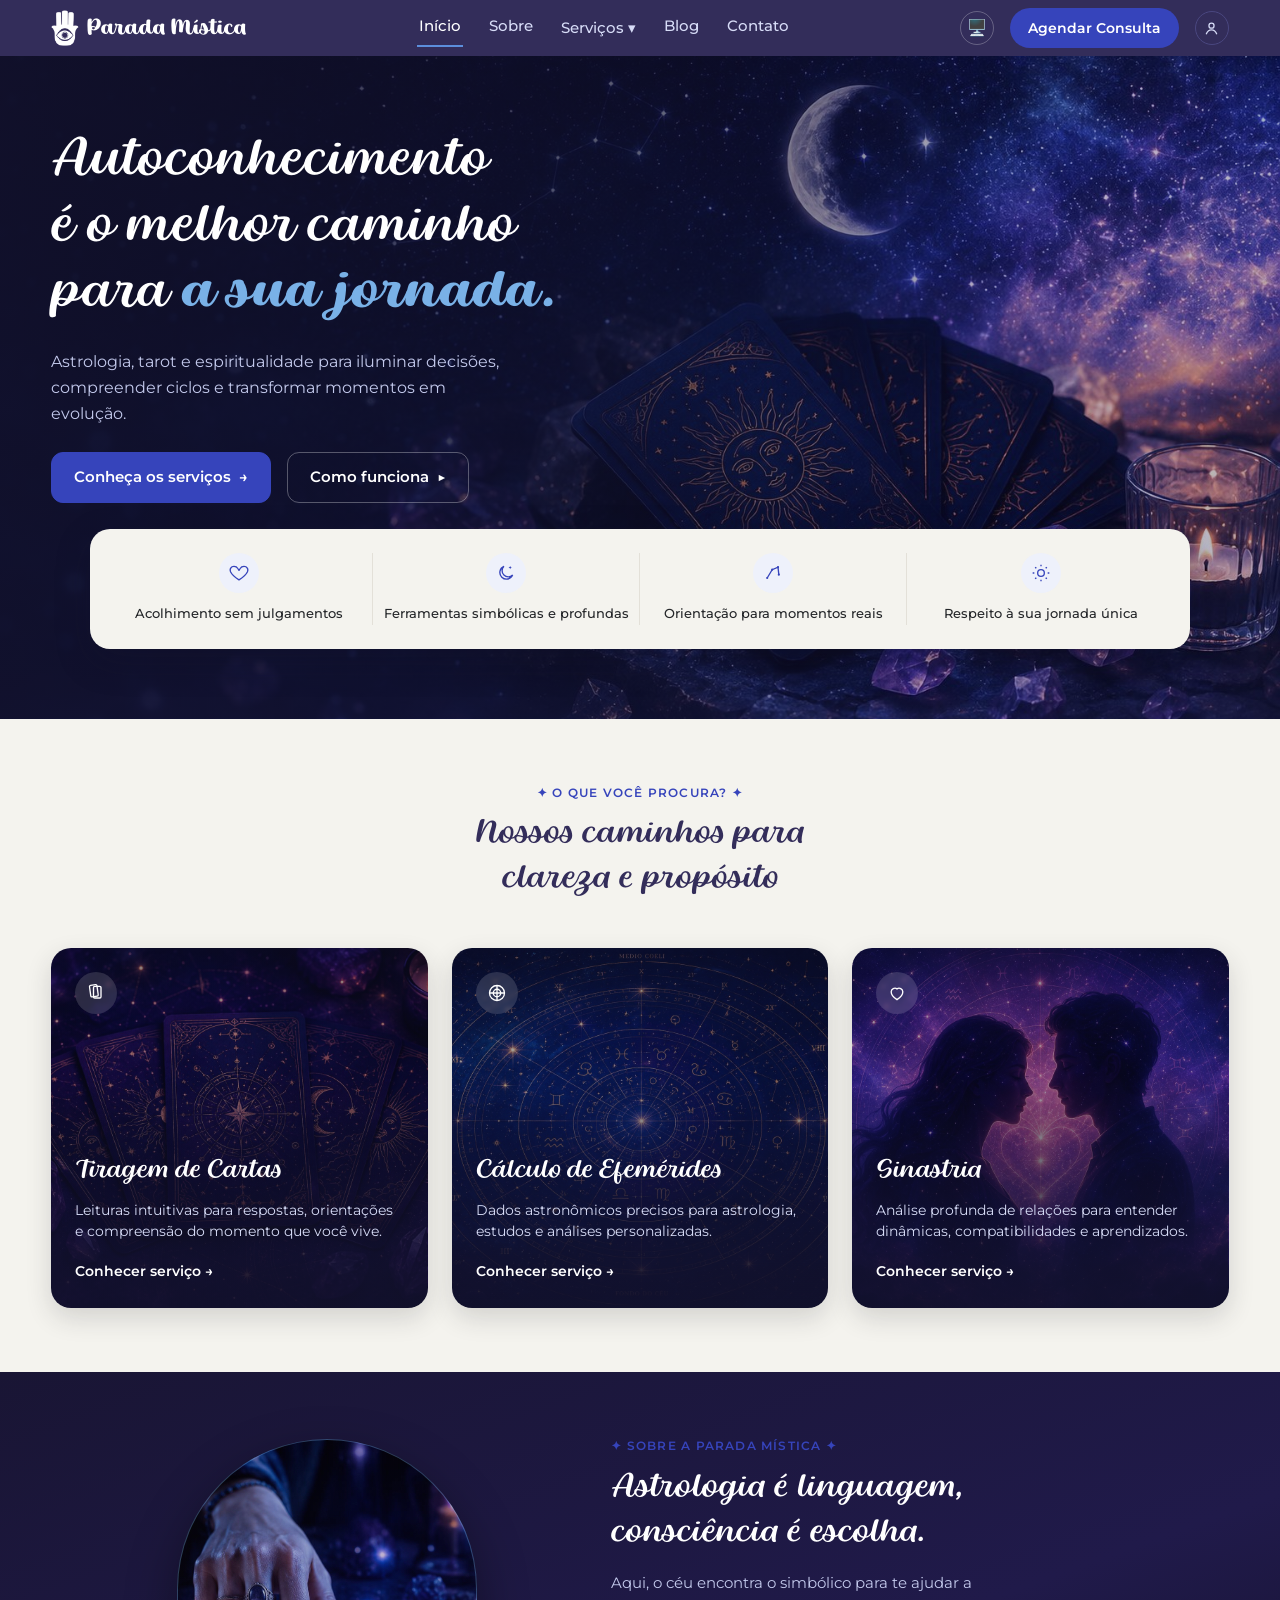
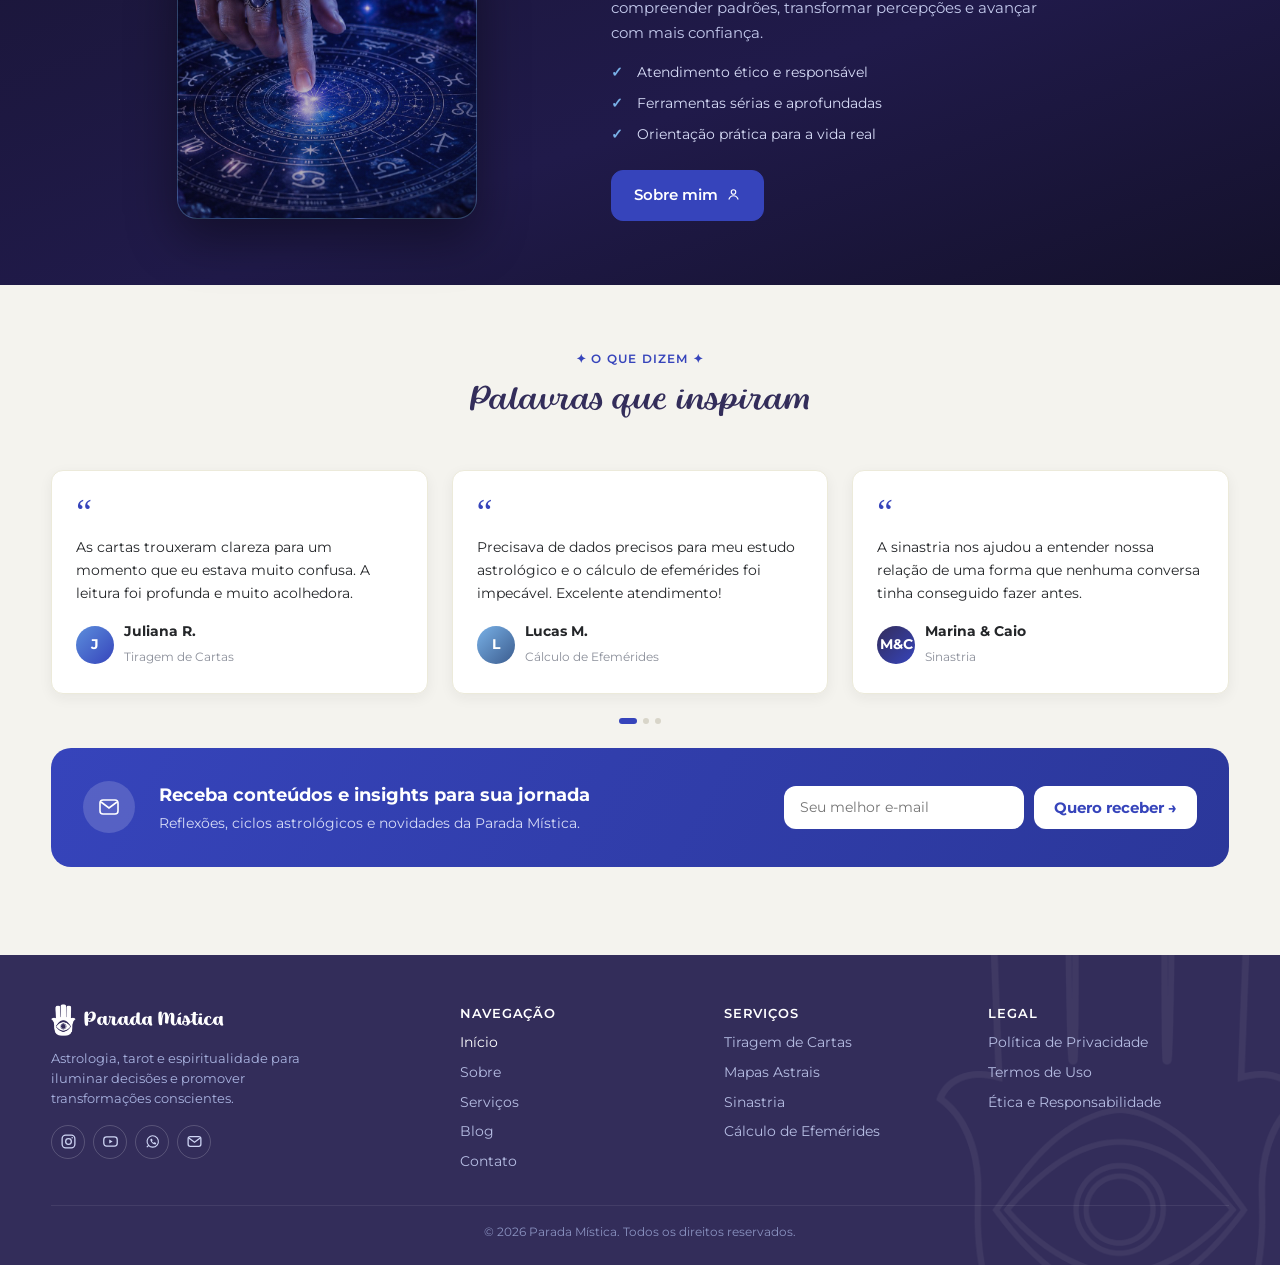
<file: index.html>
<!DOCTYPE html>
<html lang="pt-BR">

<head>
    <meta charset="UTF-8">
    <meta name="viewport" content="width=device-width, initial-scale=1.0">
    <title>Parada Mística - Astrologia, Tarot e Espiritualidade</title>
    <link rel="icon" href="assets/logo.png">
    <link rel="stylesheet" href="style.css">
    <meta name="description" content="Astrologia, tarot e espiritualidade para iluminar decisões, compreender ciclos e transformar momentos em evolução.">

    <!-- Open Graph / Facebook, WhatsApp, etc. -->
    <meta property="og:type" content="website">
    <meta property="og:url" content="https://paradamistica.netlify.app/">
    <meta property="og:title" content="Parada Mística - Astrologia, Tarot e Espiritualidade">
    <meta property="og:description" content="Astrologia, tarot e espiritualidade para iluminar decisões, compreender ciclos e transformar momentos em evolução.">
    <meta property="og:image" content="https://paradamistica.netlify.app/assets/og-image.jpg">
    <meta property="og:image:width" content="1200">
    <meta property="og:image:height" content="630">
    <meta property="og:locale" content="pt_BR">

    <!-- Twitter Card -->
    <meta name="twitter:card" content="summary_large_image">
    <meta name="twitter:url" content="https://paradamistica.netlify.app/">
    <meta name="twitter:title" content="Parada Mística - Astrologia, Tarot e Espiritualidade">
    <meta name="twitter:description" content="Astrologia, tarot e espiritualidade para iluminar decisões, compreender ciclos e transformar momentos em evolução.">
    <meta name="twitter:image" content="https://paradamistica.netlify.app/assets/og-image.jpg">
    <script>
        // Aplica tema antes do render para evitar flash
        (function(){
            const t = localStorage.getItem("cartarium_tema") || "sistema";
            if (t === "escuro" || (t === "sistema" && window.matchMedia("(prefers-color-scheme: dark)").matches)) {
                document.documentElement.setAttribute("data-tema", "escuro");
            }
        })();
    </script>
</head>

<body class="home-body">

<header class="pm-header">
    <div class="pm-header-inner">
        <a href="index.html" class="pm-brand">
            <img src="assets/hamsa-light.png" alt="Parada Mística">
            <span>Parada Mística</span>
        </a>
        <nav class="pm-nav" id="pm-nav-principal">
            <a href="index.html" class="ativo">Início</a>
            <a href="#" title="Página ainda não publicada">Sobre</a>
            <div class="pm-nav-dropdown">
                <a href="#" class="pm-nav-dropdown-trigger">Serviços ▾</a>
                <div class="pm-nav-dropdown-menu">
                    <a href="tiragem-cartas.html">Tiragem de Cartas</a>
                    <a href="mapas.html">Mapas Astrais</a>
                    <a href="sinastria.html">Sinastria</a>
                    <a href="efemerides.html">Efemérides</a>
                </div>
            </div>
            <a href="#" title="Página ainda não publicada">Blog</a>
            <a href="#" title="Página ainda não publicada">Contato</a>
        </nav>
        <div class="pm-header-actions">
            <button id="btn-tema" class="pm-btn-tema" onclick="ciclaTema()" title="Alternar tema">🌙</button>
            <a href="#" class="pm-btn-agendar" title="Página ainda não publicada">Agendar Consulta</a>
            <a href="#" class="pm-avatar" title="Página ainda não publicada"><svg viewBox="0 0 24 24" fill="none" stroke="currentColor" stroke-width="1.8"><circle cx="12" cy="8" r="3.6"/><path d="M4.5 20c1.4-3.8 4.4-6 7.5-6s6.1 2.2 7.5 6"/></svg></a>
            <button id="btn-menu-mobile" class="pm-hamburger" aria-label="Abrir menu" aria-expanded="false" aria-controls="pm-nav-principal">
                <span class="pm-hamburger-bars"><span></span><span></span><span></span></span>
            </button>
        </div>
    </div>
</header>

<!-- ══════════════════════════════════════════════════════════
     HERO
═══════════════════════════════════════════════════════════════ -->
<section class="home-hero">
    <div class="home-hero-inner">
        <h1 class="home-hero-title">
            Autoconhecimento<br>
            é o melhor caminho<br>
            para <span>a sua jornada.</span>
        </h1>
        <p class="home-hero-sub">Astrologia, tarot e espiritualidade para iluminar decisões, compreender ciclos e transformar momentos em evolução.</p>
        <div class="home-hero-ctas">
            <a href="#servicos" class="btn-cta-primary">Conheça os serviços <span>→</span></a>
            <a href="#sobre" class="btn-cta-secondary">Como funciona <span>▶</span></a>
        </div>
    </div>

    <div class="home-badges">
        <div class="home-badge">
            <span class="home-badge-icon">
                <svg viewBox="0 0 24 24" fill="none" stroke="currentColor" stroke-width="1.6" stroke-linecap="round" stroke-linejoin="round"><path d="M12 20.2s-7.6-4.6-10-9.4C.4 7.4 2.4 4 6 4c2.1 0 3.7 1.1 4.6 2.6l1.4 2.2 1.4-2.2C14.3 5.1 15.9 4 18 4c3.6 0 5.6 3.4 4 6.8-2.4 4.8-10 9.4-10 9.4z"/></svg>
            </span>
            <span>Acolhimento sem julgamentos</span>
        </div>
        <div class="home-badge">
            <span class="home-badge-icon">
                <svg viewBox="0 0 24 24" fill="none" stroke="currentColor" stroke-width="1.6"><path d="M20 14.5A8 8 0 1 1 9.5 4a6.5 6.5 0 0 0 10.5 10.5Z"/><path d="M17 3.5l.6 1.4 1.4.6-1.4.6-.6 1.4-.6-1.4-1.4-.6 1.4-.6z" fill="currentColor" stroke="none"/></svg>
            </span>
            <span>Ferramentas simbólicas e profundas</span>
        </div>
        <div class="home-badge">
            <span class="home-badge-icon">
                <svg viewBox="0 0 24 24" fill="none" stroke="currentColor" stroke-width="1.6"><circle cx="5" cy="18" r="1.3" fill="currentColor" stroke="none"/><circle cx="11" cy="8" r="1.3" fill="currentColor" stroke="none"/><circle cx="18" cy="5" r="1.3" fill="currentColor" stroke="none"/><circle cx="19" cy="14" r="1.3" fill="currentColor" stroke="none"/><path d="M5 18 11 8l7-3 1 9"/></svg>
            </span>
            <span>Orientação para momentos reais</span>
        </div>
        <div class="home-badge">
            <span class="home-badge-icon">
                <svg viewBox="0 0 24 24" fill="none" stroke="currentColor" stroke-width="1.6"><circle cx="12" cy="12" r="4"/><path d="M12 2v2M12 20v2M4 12H2M22 12h-2M5 5l1.4 1.4M17.6 17.6 19 19M19 5l-1.4 1.4M6.4 17.6 5 19"/></svg>
            </span>
            <span>Respeito à sua jornada única</span>
        </div>
    </div>
</section>

<!-- ══════════════════════════════════════════════════════════
     SERVIÇOS
═══════════════════════════════════════════════════════════════ -->
<section class="home-services" id="servicos">
    <div class="home-section-head">
        <span class="home-eyebrow">✦ O que você procura? ✦</span>
        <h2>Nossos caminhos para<br>clareza e propósito</h2>
    </div>

    <div class="service-grid">
        <a href="tiragem-cartas.html" class="service-card service-card-tarot">
            <span class="service-icon">
                <svg viewBox="0 0 24 24" fill="none" stroke="currentColor" stroke-width="1.6"><rect x="4" y="3" width="9" height="14" rx="1.5" transform="rotate(-8 4 3)"/><rect x="9" y="4" width="9" height="14" rx="1.5"/></svg>
            </span>
            <div class="service-card-body">
                <h3>Tiragem de Cartas</h3>
                <p>Leituras intuitivas para respostas, orientações e compreensão do momento que você vive.</p>
                <span class="service-link">Conhecer serviço <span>→</span></span>
            </div>
        </a>

        <a href="efemerides.html" class="service-card service-card-efemerides">
            <span class="service-icon">
                <svg viewBox="0 0 24 24" fill="none" stroke="currentColor" stroke-width="1.6"><circle cx="12" cy="12" r="9"/><circle cx="12" cy="12" r="4.5"/><path d="M12 3v18M3 12h18"/></svg>
            </span>
            <div class="service-card-body">
                <h3>Cálculo de Efemérides</h3>
                <p>Dados astronômicos precisos para astrologia, estudos e análises personalizadas.</p>
                <span class="service-link">Conhecer serviço <span>→</span></span>
            </div>
        </a>

        <a href="sinastria.html" class="service-card service-card-sinastria">
            <span class="service-icon">
                <svg viewBox="0 0 24 24" fill="none" stroke="currentColor" stroke-width="1.6"><path d="M12 20s-7-4.4-7-9.5A4.5 4.5 0 0 1 12 7a4.5 4.5 0 0 1 7 3.5C19 15.6 12 20 12 20Z"/></svg>
            </span>
            <div class="service-card-body">
                <h3>Sinastria</h3>
                <p>Análise profunda de relações para entender dinâmicas, compatibilidades e aprendizados.</p>
                <span class="service-link">Conhecer serviço <span>→</span></span>
            </div>
        </a>
    </div>
</section>

<!-- ══════════════════════════════════════════════════════════
     SOBRE
═══════════════════════════════════════════════════════════════ -->
<section class="home-about" id="sobre">
    <div class="home-about-inner">
        <div class="home-about-visual">
            <div class="home-about-arch"></div>
        </div>
        <div class="home-about-content">
            <span class="home-eyebrow">✦ Sobre a Parada Mística ✦</span>
            <h2>Astrologia é linguagem,<br>consciência é escolha.</h2>
            <p>Aqui, o céu encontra o simbólico para te ajudar a compreender padrões, transformar percepções e avançar com mais confiança.</p>
            <ul class="home-about-list">
                <li>Atendimento ético e responsável</li>
                <li>Ferramentas sérias e aprofundadas</li>
                <li>Orientação prática para a vida real</li>
            </ul>
            <a href="#" class="btn-cta-primary" title="Página ainda não publicada">Sobre mim <span><svg viewBox="0 0 24 24" fill="none" stroke="currentColor" stroke-width="1.8"><circle cx="12" cy="8" r="3.6"/><path d="M4.5 20c1.4-3.8 4.4-6 7.5-6s6.1 2.2 7.5 6"/></svg></span></a>
        </div>
    </div>
</section>

<!-- ══════════════════════════════════════════════════════════
     DEPOIMENTOS
═══════════════════════════════════════════════════════════════ -->
<section class="home-testimonials">
    <div class="home-section-head">
        <span class="home-eyebrow">✦ O que dizem ✦</span>
        <h2>Palavras que inspiram</h2>
    </div>

    <div class="testimonial-grid">
        <div class="testimonial-card">
            <span class="testimonial-quote">“</span>
            <p>As cartas trouxeram clareza para um momento que eu estava muito confusa. A leitura foi profunda e muito acolhedora.</p>
            <div class="testimonial-author">
                <span class="testimonial-avatar" style="background:linear-gradient(135deg,#5C8EDC,#3644BB)">J</span>
                <div>
                    <strong>Juliana R.</strong>
                    <small>Tiragem de Cartas</small>
                </div>
            </div>
        </div>
        <div class="testimonial-card">
            <span class="testimonial-quote">“</span>
            <p>Precisava de dados precisos para meu estudo astrológico e o cálculo de efemérides foi impecável. Excelente atendimento!</p>
            <div class="testimonial-author">
                <span class="testimonial-avatar" style="background:linear-gradient(135deg,#79B1E7,#3B5C8E)">L</span>
                <div>
                    <strong>Lucas M.</strong>
                    <small>Cálculo de Efemérides</small>
                </div>
            </div>
        </div>
        <div class="testimonial-card">
            <span class="testimonial-quote">“</span>
            <p>A sinastria nos ajudou a entender nossa relação de uma forma que nenhuma conversa tinha conseguido fazer antes.</p>
            <div class="testimonial-author">
                <span class="testimonial-avatar" style="background:linear-gradient(135deg,#332D5A,#3644BB)">M&amp;C</span>
                <div>
                    <strong>Marina &amp; Caio</strong>
                    <small>Sinastria</small>
                </div>
            </div>
        </div>
    </div>
    <div class="testimonial-dots">
        <span class="ativo"></span><span></span><span></span>
    </div>
</section>

<!-- ══════════════════════════════════════════════════════════
     NEWSLETTER
═══════════════════════════════════════════════════════════════ -->
<section class="home-newsletter-wrap">
    <div class="home-newsletter">
        <span class="home-newsletter-icon">
            <svg viewBox="0 0 24 24" fill="none" stroke="currentColor" stroke-width="1.6"><rect x="3" y="5" width="18" height="14" rx="3"/><path d="M4 7l8 6 8-6"/></svg>
        </span>
        <div class="home-newsletter-text">
            <h3>Receba conteúdos e insights para sua jornada</h3>
            <p>Reflexões, ciclos astrológicos e novidades da Parada Mística.</p>
        </div>
        <form class="home-newsletter-form" id="form-newsletter" onsubmit="return inscreverNewsletter(event)">
            <input type="email" required placeholder="Seu melhor e-mail" id="input-newsletter">
            <button type="submit">Quero receber <span>→</span></button>
        </form>
    </div>
    <p class="home-newsletter-msg" id="msg-newsletter"></p>
</section>

<!-- ══════════════════════════════════════════════════════════
     RODAPÉ
═══════════════════════════════════════════════════════════════ -->
<footer class="pm-footer">
    <img src="assets/hamsa-outline.png" class="pm-footer-watermark" alt="">
    <div class="pm-footer-inner">
        <div class="pm-footer-col pm-footer-about">
            <div class="pm-footer-brand">
                <img src="assets/hamsa-light.png" alt="Parada Mística">
                <span>Parada Mística</span>
            </div>
            <p>Astrologia, tarot e espiritualidade para iluminar decisões e promover transformações conscientes.</p>
            <div class="pm-footer-social">
                <a href="https://www.instagram.com/parada_mistica" target="_blank" rel="noopener" aria-label="Instagram" title="Instagram">
                    <svg viewBox="0 0 24 24" fill="none" stroke="currentColor" stroke-width="1.8"><rect x="3" y="3" width="18" height="18" rx="5"/><circle cx="12" cy="12" r="4"/><circle cx="17.2" cy="6.8" r="1.1" fill="currentColor" stroke="none"/></svg>
                </a>
                <a href="https://www.youtube.com/@Parada_Mistica" target="_blank" rel="noopener" aria-label="YouTube" title="YouTube">
                    <svg viewBox="0 0 24 24" fill="none" stroke="currentColor" stroke-width="1.8"><rect x="2.5" y="5.5" width="19" height="13" rx="4"/><path d="M10.2 9.3v5.4l4.8-2.7z" fill="currentColor" stroke="none"/></svg>
                </a>
                <a href="https://wa.me/5511966509361" target="_blank" rel="noopener" aria-label="WhatsApp" title="WhatsApp">
                    <svg viewBox="0 0 24 24" fill="none" stroke="currentColor" stroke-width="1.6"><path d="M6.5 17.5 4 20l2.6-2.4A8 8 0 1 1 12 20a8 8 0 0 1-5.5-2.5Z"/><path d="M9 9.2c0-.6.5-1.2 1.1-1.2h.6c.3 0 .6.2.7.5l.6 1.6c.1.3 0 .6-.2.8l-.6.6c.5 1 1.4 1.9 2.4 2.4l.6-.6c.2-.2.5-.3.8-.2l1.6.6c.3.1.5.4.5.7v.6c0 .6-.6 1.1-1.2 1.1-3.4 0-6.9-3.5-6.9-6.9Z" fill="currentColor" stroke="none"/></svg>
                </a>
                <a href="mailto:paradamistica@gmail.com" aria-label="E-mail" title="E-mail">
                    <svg viewBox="0 0 24 24" fill="none" stroke="currentColor" stroke-width="1.8"><rect x="3" y="5" width="18" height="14" rx="3"/><path d="M4 7l8 6 8-6"/></svg>
                </a>
            </div>
        </div>
        <div class="pm-footer-col">
            <h5>Navegação</h5>
            <a href="index.html" class="ativo">Início</a>
            <a href="#" title="Página ainda não publicada">Sobre</a>
            <a href="#" title="Página ainda não publicada">Serviços</a>
            <a href="#" title="Página ainda não publicada">Blog</a>
            <a href="#" title="Página ainda não publicada">Contato</a>
        </div>
        <div class="pm-footer-col">
            <h5>Serviços</h5>
            <a href="tiragem-cartas.html">Tiragem de Cartas</a>
            <a href="mapas.html">Mapas Astrais</a>
            <a href="sinastria.html">Sinastria</a>
            <a href="efemerides.html">Cálculo de Efemérides</a>
        </div>
        <div class="pm-footer-col">
            <h5>Legal</h5>
            <a href="#" title="Página ainda não publicada">Política de Privacidade</a>
            <a href="#" title="Página ainda não publicada">Termos de Uso</a>
            <a href="#" title="Página ainda não publicada">Ética e Responsabilidade</a>
        </div>
    </div>
    <p class="pm-footer-copy">© 2026 Parada Mística. Todos os direitos reservados.</p>
</footer>

<script>
function inscreverNewsletter(ev) {
    ev.preventDefault();
    const input = document.getElementById('input-newsletter');
    const msg = document.getElementById('msg-newsletter');
    // Aviso: este formulário ainda não está conectado a um serviço de e-mail
    // (Mailchimp, Brevo, etc.). Isso precisa ser integrado antes de publicar.
    msg.textContent = 'Obrigado! (Este formulário ainda precisa ser conectado a um serviço de e-mail de verdade.)';
    input.value = '';
    return false;
}
</script>
<script src="js/theme.js"></script>
<script src="js/nav-dropdown.js"></script>
<script src="js/mobile-menu.js"></script>

</body>
</html>
</file>
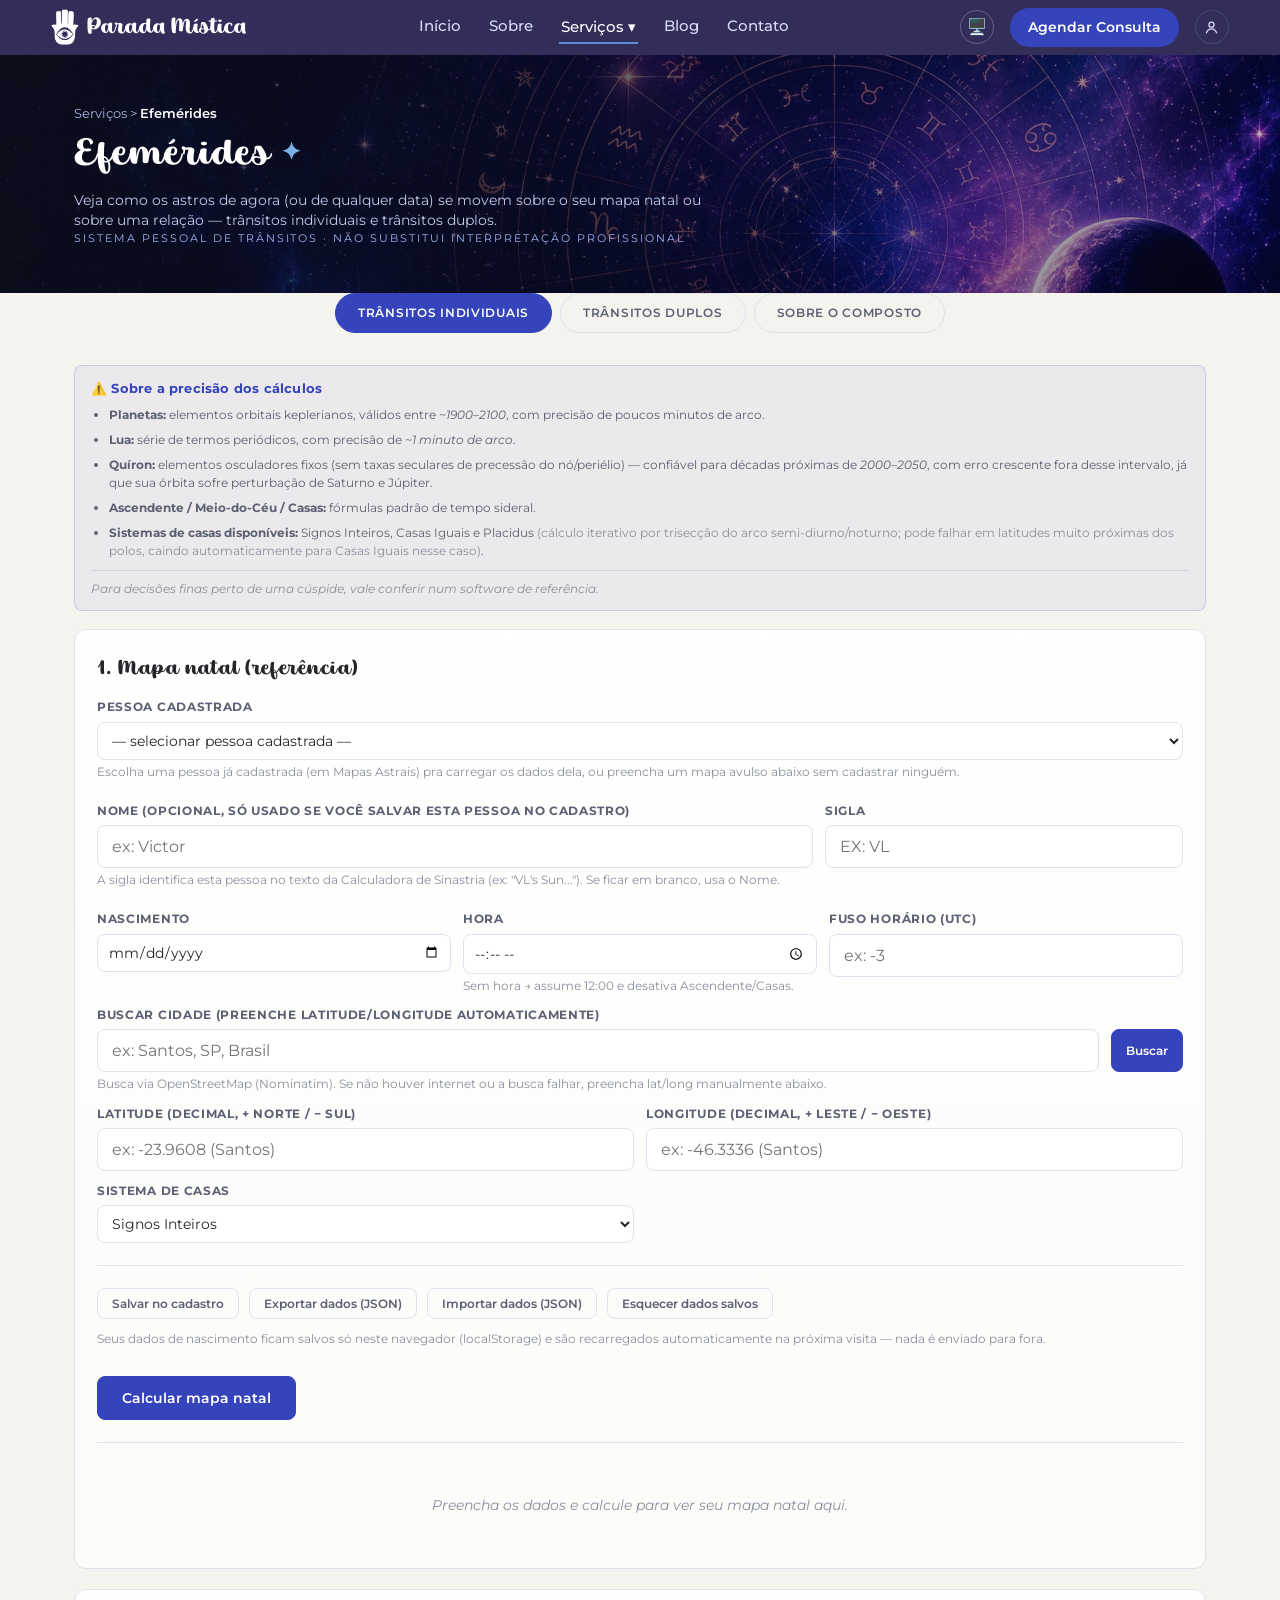
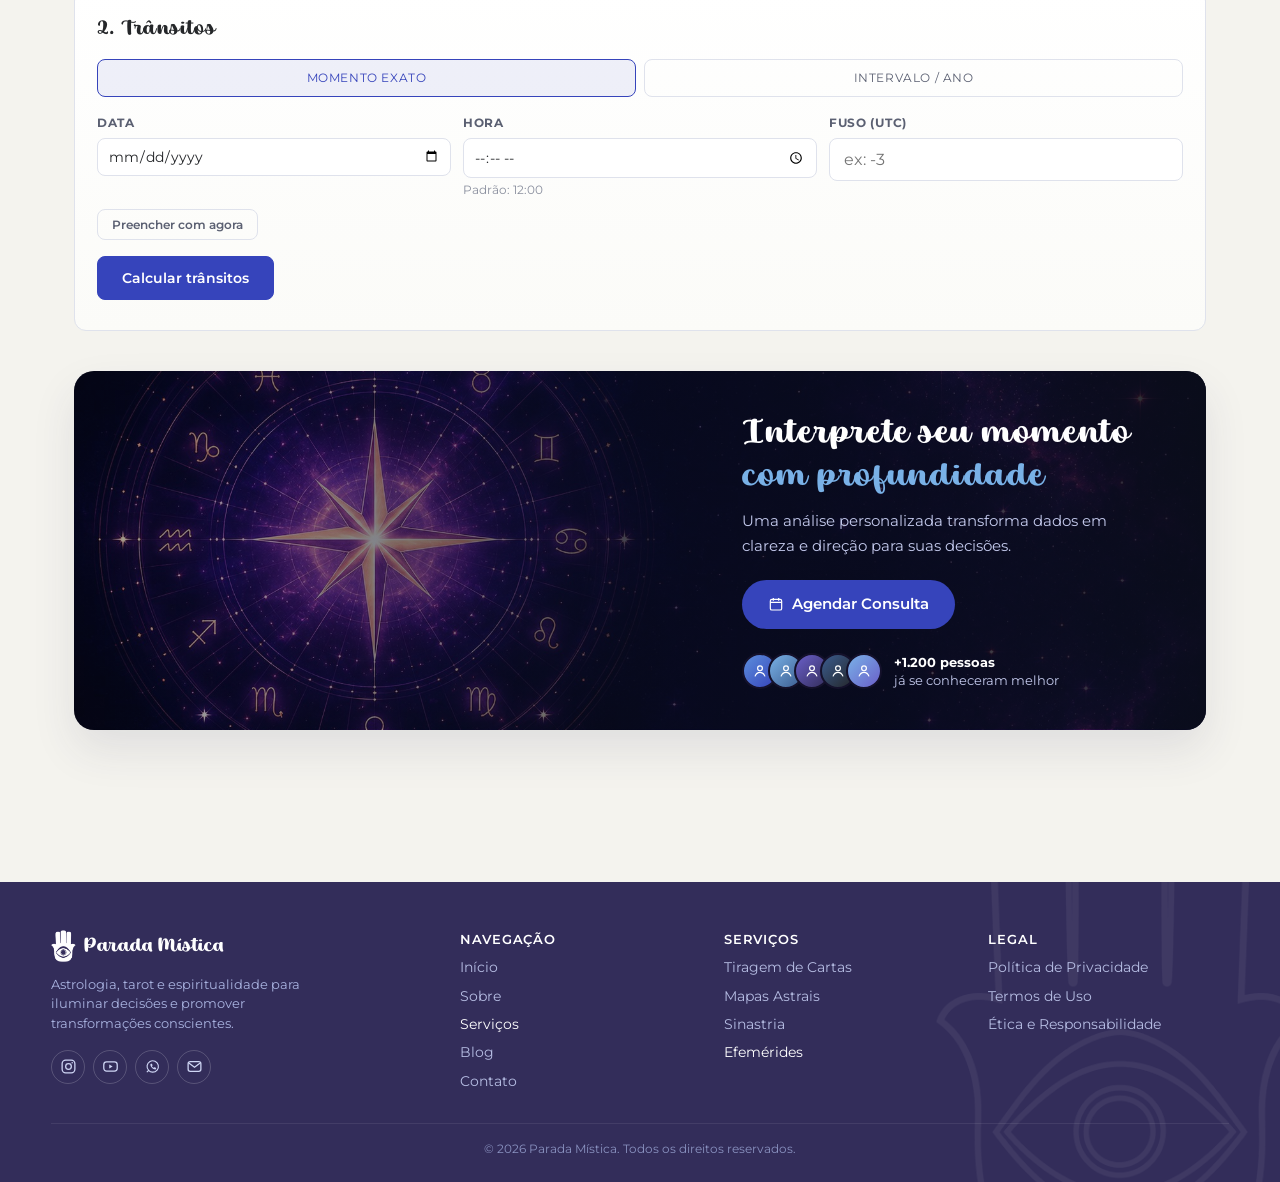
<file: efemerides.html>
<!DOCTYPE html>
<html lang="pt-BR">
<head>
<meta charset="UTF-8">
<meta name="viewport" content="width=device-width, initial-scale=1.0">
<title>Efemérides - Parada Mística</title>
<link rel="icon" href="assets/logo.png">
<link rel="stylesheet" href="style.css">
<link rel="stylesheet" href="efemerides/css/styles.css">
<meta name="description" content="Calcule trânsitos individuais e trânsitos duplos com precisão. Descubra como os astros se movem sobre o seu mapa natal ou sobre uma relação.">

<!-- Open Graph / Facebook, WhatsApp, etc. -->
<meta property="og:type" content="website">
<meta property="og:url" content="https://paradamistica.netlify.app/efemerides.html">
<meta property="og:title" content="Efemérides - Parada Mística">
<meta property="og:description" content="Calcule trânsitos individuais e trânsitos duplos com precisão. Descubra como os astros se movem sobre o seu mapa natal ou sobre uma relação.">
<meta property="og:image" content="https://paradamistica.netlify.app/assets/og-image.jpg">
<meta property="og:image:width" content="1200">
<meta property="og:image:height" content="630">
<meta property="og:locale" content="pt_BR">

<!-- Twitter Card -->
<meta name="twitter:card" content="summary_large_image">
<meta name="twitter:url" content="https://paradamistica.netlify.app/efemerides.html">
<meta name="twitter:title" content="Efemérides - Parada Mística">
<meta name="twitter:description" content="Calcule trânsitos individuais e trânsitos duplos com precisão. Descubra como os astros se movem sobre o seu mapa natal ou sobre uma relação.">
<meta name="twitter:image" content="https://paradamistica.netlify.app/assets/og-image.jpg">
<script>
    // Aplica tema antes do render para evitar flash
    (function(){
        const t = localStorage.getItem("cartarium_tema") || "sistema";
        if (t === "escuro" || (t === "sistema" && window.matchMedia("(prefers-color-scheme: dark)").matches)) {
            document.documentElement.setAttribute("data-tema", "escuro");
        }
    })();
</script>
</head>
<body>

<header class="pm-header">
    <div class="pm-header-inner">
        <a href="index.html" class="pm-brand">
            <img src="assets/hamsa-light.png" alt="Parada Mística">
            <span>Parada Mística</span>
        </a>
        <nav class="pm-nav" id="pm-nav-principal">
            <a href="index.html">Início</a>
            <a href="#" title="Página ainda não publicada">Sobre</a>
            <div class="pm-nav-dropdown">
                <a href="#" class="pm-nav-dropdown-trigger ativo">Serviços ▾</a>
                <div class="pm-nav-dropdown-menu">
                    <a href="tiragem-cartas.html">Tiragem de Cartas</a>
                    <a href="mapas.html">Mapas Astrais</a>
                    <a href="sinastria.html">Sinastria</a>
                    <a href="efemerides.html" class="ativo">Efemérides</a>
                </div>
            </div>
            <a href="#" title="Página ainda não publicada">Blog</a>
            <a href="#" title="Página ainda não publicada">Contato</a>
        </nav>
        <div class="pm-header-actions">
            <button id="btn-tema" class="pm-btn-tema" onclick="ciclaTema()" title="Alternar tema">🌙</button>
            <a href="#" class="pm-btn-agendar" title="Página ainda não publicada">Agendar Consulta</a>
            <a href="#" class="pm-avatar" title="Página ainda não publicada"><svg viewBox="0 0 24 24" fill="none" stroke="currentColor" stroke-width="1.8"><circle cx="12" cy="8" r="3.6"/><path d="M4.5 20c1.4-3.8 4.4-6 7.5-6s6.1 2.2 7.5 6"/></svg></a>
            <button id="btn-menu-mobile" class="pm-hamburger" aria-label="Abrir menu" aria-expanded="false" aria-controls="pm-nav-principal">
                <span class="pm-hamburger-bars"><span></span><span></span><span></span></span>
            </button>
        </div>
    </div>
</header>

<section class="efem-hero-section">
  <div class="efem-hero">
    <span class="pm-breadcrumb">Serviços &gt; <b>Efemérides</b></span>
    <h1>Efemérides <span class="efem-hero-spark">✦</span></h1>
    <div class="subtitle">Veja como os astros de agora (ou de qualquer data) se movem sobre o seu mapa natal ou sobre uma relação — trânsitos individuais e trânsitos duplos.</div>
    <div class="eyebrow">Sistema pessoal de trânsitos · não substitui interpretação profissional</div>
  </div>
</section>

<main>

<div class="tabs">
  <div class="tab active" id="tabTransitos" onclick="setView('transitos')">Trânsitos individuais</div>
  <div class="tab" id="tabDuplos" onclick="setView('duplos')">Trânsitos duplos</div>
  <div class="tab" id="tabComposto" onclick="setView('composto')">Sobre o composto</div>
</div>

<div id="viewTransitos">

<div class="note note-precisao">
  <p class="note-titulo">⚠️ Sobre a precisão dos cálculos</p>
  <ul>
    <li><strong>Planetas:</strong> elementos orbitais keplerianos, válidos entre <em>~1900–2100</em>, com precisão de poucos minutos de arco.</li>
    <li><strong>Lua:</strong> série de termos periódicos, com precisão de <em>~1 minuto de arco</em>.</li>
    <li><strong>Quíron:</strong> elementos osculadores fixos (sem taxas seculares de precessão do nó/periélio) — confiável para décadas próximas de <em>2000–2050</em>, com erro crescente fora desse intervalo, já que sua órbita sofre perturbação de Saturno e Júpiter.</li>
    <li><strong>Ascendente / Meio-do-Céu / Casas:</strong> fórmulas padrão de tempo sideral.</li>
    <li><strong>Sistemas de casas disponíveis:</strong> Signos Inteiros, Casas Iguais e Placidus <span class="note-dim">(cálculo iterativo por trisecção do arco semi-diurno/noturno; pode falhar em latitudes muito próximas dos polos, caindo automaticamente para Casas Iguais nesse caso)</span>.</li>
  </ul>
  <p class="note-rodape">Para decisões finas perto de uma cúspide, vale conferir num software de referência.</p>
</div>

<!-- ===================== MAPA NATAL ===================== -->
<div class="panel">
  <h2>1. Mapa natal (referência)</h2>
  <label>Pessoa cadastrada</label>
  <select id="natalPessoaSelect"></select>
  <div class="hint" style="margin-bottom:10px;">Escolha uma pessoa já cadastrada (em Mapas Astrais) pra carregar os dados dela, ou preencha um mapa avulso abaixo sem cadastrar ninguém.</div>
  <div class="row" style="grid-template-columns:2fr 1fr;">
    <div>
      <label>Nome (opcional, só usado se você salvar esta pessoa no cadastro)</label>
      <input type="text" id="natalName" placeholder="ex: Victor">
    </div>
    <div>
      <label>Sigla</label>
      <input type="text" id="natalSigla" placeholder="ex: VL" maxlength="6" style="text-transform:uppercase;">
    </div>
  </div>
  <div class="hint" style="margin:4px 0 10px;">A sigla identifica esta pessoa no texto da Calculadora de Sinastria (ex: "VL's Sun..."). Se ficar em branco, usa o Nome.</div>
  <div class="row3">
    <div>
      <label>Nascimento</label>
      <input type="date" id="natalDate">
    </div>
    <div>
      <label>Hora</label>
      <input type="time" id="natalTime">
      <div class="hint">Sem hora → assume 12:00 e desativa Ascendente/Casas.</div>
    </div>
    <div>
      <label>Fuso horário (UTC)</label>
      <input type="number" id="natalTz" step="0.5" placeholder="ex: -3">
    </div>
  </div>
  <label>Buscar cidade (preenche latitude/longitude automaticamente)</label>
  <div class="row" style="grid-template-columns:1fr auto;">
    <input type="text" id="citySearch" placeholder="ex: Santos, SP, Brasil" onkeydown="if(event.key==='Enter'){event.preventDefault();searchCity();}">
    <button class="btn small" style="margin-top:0;" onclick="searchCity()">Buscar</button>
  </div>
  <div id="cityResults"></div>
  <div class="hint">Busca via OpenStreetMap (Nominatim). Se não houver internet ou a busca falhar, preencha lat/long manualmente abaixo.</div>
  <div class="row">
    <div>
      <label>Latitude (decimal, + Norte / − Sul)</label>
      <input type="number" id="natalLat" step="0.0001" placeholder="ex: -23.9608 (Santos)">
    </div>
    <div>
      <label>Longitude (decimal, + Leste / − Oeste)</label>
      <input type="number" id="natalLon" step="0.0001" placeholder="ex: -46.3336 (Santos)">
    </div>
  </div>
  <div class="row">
    <div>
      <label>Sistema de casas</label>
      <select id="houseSystem">
        <option value="whole">Signos Inteiros</option>
        <option value="equal">Casas Iguais</option>
        <option value="placidus">Placidus</option>
      </select>
    </div>
    <div></div>
  </div>
  <div class="divider"></div>
  <div class="toolbar" style="margin-bottom:12px;">
    <button class="btn secondary small" onclick="salvarNatalNoCadastro()">Salvar no cadastro</button>
    <button class="btn secondary small" onclick="exportNatalInput()">Exportar dados (JSON)</button>
    <button class="btn secondary small" onclick="toggleImportBox()">Importar dados (JSON)</button>
    <button class="btn secondary small" onclick="clearNatalStorage()">Esquecer dados salvos</button>
  </div>
  <div class="hint" id="natalPessoaMsg" style="margin-bottom:12px;"></div>
  <div class="hint" style="margin-bottom:12px;">Seus dados de nascimento ficam salvos só neste navegador (localStorage) e são recarregados automaticamente na próxima visita — nada é enviado para fora.</div>
  <div id="importBox" style="display:none; margin-bottom:16px;">
    <label>Colar JSON aqui</label>
    <textarea id="importJsonText" rows="4" style="width:100%; background:var(--input-bg); border:1px solid var(--line); color:var(--text); padding:9px 10px; border-radius:6px; font-family:inherit; font-size:12.5px;" placeholder='{"data_nascimento":"1990-05-15","hora_nascimento":"14:30","fuso_horario":-3,"latitude":-23.5505,"longitude":-46.6333,"sistema_casas":"placidus"}'></textarea>
    <div class="row" style="margin-top:8px; align-items:flex-end;">
      <div>
        <label>...ou selecione um arquivo .json</label>
        <input type="file" id="importJsonFile" accept="application/json,.json">
      </div>
      <div>
        <button class="btn small" onclick="importNatalInput()">Carregar dados</button>
      </div>
    </div>
    <div class="hint" id="importStatus" style="margin-top:6px;"></div>
  </div>
  <button class="btn" onclick="calcNatal()">Calcular mapa natal</button>
  <div class="hint" id="natalMsg" style="margin-top:8px;"></div>
  <div class="divider"></div>
  <div id="natalOutput"><div class="empty">Preencha os dados e calcule para ver seu mapa natal aqui.</div></div>
</div>

<!-- ===================== TRÂNSITOS ===================== -->
<div class="panel">
  <h2>2. Trânsitos</h2>
  <div class="mode-toggle">
    <div class="mode-btn active" id="modeSingleBtn" onclick="setMode('single')">Momento exato</div>
    <div class="mode-btn" id="modeRangeBtn" onclick="setMode('range')">Intervalo / ano</div>
  </div>

  <div id="singleFields">
    <div class="row3">
      <div><label>Data</label><input type="date" id="singleDate"></div>
      <div><label>Hora</label><input type="time" id="singleTime"><div class="hint">Padrão: 12:00</div></div>
      <div><label>Fuso (UTC)</label><input type="number" id="singleTz" step="0.5" placeholder="ex: -3"></div>
    </div>
    <button class="btn secondary small" style="margin-top:10px;" onclick="fillNow()">Preencher com agora</button>
  </div>

  <div id="rangeFields" style="display:none">
    <div class="row3">
      <div><label>Data inicial</label><input type="date" id="rangeStart" oninput="updateRangeWarn()"></div>
      <div><label>Data final</label><input type="date" id="rangeEnd" oninput="updateRangeWarn()"></div>
      <div><label>Passo (dias)</label><input type="number" id="rangeStep" value="1" min="1" max="10" oninput="updateRangeWarn()"></div>
    </div>
    <div class="hint" style="margin:8px 0 4px;">Atalhos de período (a partir de hoje):</div>
    <div class="preset-row">
      <button type="button" class="btn secondary small" onclick="fillPreset('hoje')">Hoje</button>
      <button type="button" class="btn secondary small" onclick="fillPreset('semana')">Esta semana</button>
      <button type="button" class="btn secondary small" onclick="fillPreset('mes')">Este mês</button>
      <button type="button" class="btn secondary small" onclick="fillPreset('semestre')">Este semestre</button>
      <button type="button" class="btn secondary small" onclick="fillPreset('ano')">Este ano</button>
    </div>
    <div class="hint">Para "todos os trânsitos de 1 ano", use 01/01 a 31/12. Para vários anos, apenas amplie o intervalo (períodos longos podem levar alguns segundos para calcular).</div>
    <div class="hint" id="rangeWarn" style="margin-top:6px;"></div>
  </div>

  <button class="btn" onclick="calcTransits()">Calcular trânsitos</button>
  <div id="transitStatus" class="hint" style="margin-top:8px;"></div>
</div>

<!-- ===================== RESULTADOS ===================== -->
<div class="panel" id="resultsPanel" style="display:none;">
  <h2>3. Posições em trânsito</h2>
  <div class="scroll-hint">↔ as tabelas têm mais colunas do que cabem na tela — arraste para os lados para ver tudo.</div>
  <div class="scroll-wrap" style="margin-bottom:26px;">
    <table id="positionsTable"><thead></thead><tbody></tbody></table>
  </div>

  <h2>4. Aspectos (ordenados por impacto)</h2>
  <div class="filters">
    <div class="f">
      <label>Planeta em trânsito</label>
      <select id="fPlanet"><option value="">Todos</option></select>
    </div>
    <div class="f">
      <label>Signo</label>
      <select id="fSign"><option value="">Todos</option></select>
    </div>
    <div class="f">
      <label>Casa natal</label>
      <select id="fHouse"><option value="">Todas</option></select>
    </div>
    <div class="f">
      <label>Tipo de aspecto</label>
      <select id="fAspect"><option value="">Todos</option></select>
    </div>
    <div class="f">
      <label>Ponto natal</label>
      <select id="fNatal"><option value="">Todos</option></select>
    </div>
    <div class="f" style="min-width:120px; flex:0.6;">
      <label>Impacto mínimo</label>
      <input type="number" id="fImpact" min="0" max="100" step="1" value="0" placeholder="0–100">
    </div>
    <div class="f" style="min-width:150px; flex:0.6;">
      <label>Máx. por seção</label>
      <input type="number" id="fLimit" min="1" step="1" placeholder="todos">
    </div>
    <div class="f zero-toggle">
      <label class="chk" title="Aspectos cujo orbe passou do teto específico do tipo de astro (Quíron/Lilith/Nodo/Vértice/Fortuna/Espírito/transpessoais) — considerados irrelevantes, peso zerado.">
        <input type="checkbox" id="fShowZeroed" onchange="renderAspectsTable()"> Mostrar zerados
      </label>
    </div>
  </div>

  <div class="resultsbar">
    <span class="count" id="resultCount"></span>
    <div class="toolbar">
      <button class="btn secondary small" onclick="copyForAI('all', this)">Copiar tudo para IA</button>
      <button class="btn secondary small" onclick="exportResultsJson()">Exportar JSON</button>
      <button class="btn secondary small" onclick="exportResultsCsv()">Exportar CSV</button>
    </div>
  </div>

  <div id="backgroundBlock" style="display:none">
    <h3 class="subhead">Pano de fundo <span class="hint">— trânsitos lentos já em curso, que atravessam todo o período calculado</span></h3>
    <div class="scroll-wrap" style="margin-bottom:10px;">
      <table id="backgroundTable"><thead></thead><tbody></tbody></table>
    </div>
    <div class="resultsbar" style="margin-bottom:26px;">
      <span></span>
      <div class="toolbar">
        <button class="btn secondary small" onclick="copyForAI('background', this)">Copiar pano de fundo</button>
      </div>
    </div>
  </div>

  <h3 class="subhead period" id="periodHeading" style="display:none;">Eventos do período</h3>
  <div class="scroll-wrap" style="margin-bottom:10px;">
    <table id="aspectsTable"><thead></thead><tbody></tbody></table>
  </div>
  <div class="resultsbar" id="periodCopyBar" style="display:none;">
    <span></span>
    <div class="toolbar">
      <button class="btn secondary small" onclick="copyForAI('period', this)">Copiar eventos do período</button>
    </div>
  </div>
  <div class="copybox" id="copyBox"></div>
  <textarea id="copyArea"></textarea>
</div>

</div>
<!-- ===================== fim viewTransitos ===================== -->

<!-- ===================== SINASTRIA ===================== -->
<div id="viewDuplos" style="display:none">

<!-- ===================== TRÂNSITOS DUPLOS ===================== -->
<div class="panel">
  <h2>Trânsitos duplos</h2>
  <div class="hint" style="margin-bottom:10px;">Um trânsito duplo é quando o mesmo planeta em trânsito forma aspecto com um ponto de A <strong>e</strong> com um ponto de B ao mesmo tempo — diferente de um trânsito sobre o mapa composto, aqui o "gatilho" é o mesmo planeta tocando os dois mapas originais simultaneamente, o que costuma ser lido como um evento que ativa a relação como um todo.</div>
  <div id="dtPeopleSummary" style="margin-bottom:14px;"></div>
  <div class="mode-toggle">
    <div class="mode-btn active" id="dtModeSingleBtn" onclick="dtSetMode('single')">Momento exato</div>
    <div class="mode-btn" id="dtModeRangeBtn" onclick="dtSetMode('range')">Intervalo / ano</div>
  </div>

  <div id="dtSingleFields">
    <div class="row3">
      <div><label>Data</label><input type="date" id="dtSingleDate"></div>
      <div><label>Hora</label><input type="time" id="dtSingleTime"><div class="hint">Padrão: 12:00</div></div>
      <div><label>Fuso (UTC)</label><input type="number" id="dtSingleTz" step="0.5" placeholder="ex: -3"></div>
    </div>
    <button class="btn secondary small" style="margin-top:10px;" onclick="dtFillNow()">Preencher com agora</button>
  </div>

  <div id="dtRangeFields" style="display:none">
    <div class="row3">
      <div><label>Data inicial</label><input type="date" id="dtRangeStart" oninput="dtUpdateRangeWarn()"></div>
      <div><label>Data final</label><input type="date" id="dtRangeEnd" oninput="dtUpdateRangeWarn()"></div>
      <div><label>Passo (dias)</label><input type="number" id="dtRangeStep" value="1" min="1" max="30" oninput="dtUpdateRangeWarn()"></div>
    </div>
    <div class="hint" id="dtRangeWarn" style="margin-top:6px;"></div>
    <div class="hint" style="margin:8px 0 4px;">Atalhos de período (a partir de hoje):</div>
    <div class="preset-row">
      <button type="button" class="btn secondary small" onclick="dtFillPreset('hoje')">Hoje</button>
      <button type="button" class="btn secondary small" onclick="dtFillPreset('semana')">Esta semana</button>
      <button type="button" class="btn secondary small" onclick="dtFillPreset('mes')">Este mês</button>
      <button type="button" class="btn secondary small" onclick="dtFillPreset('semestre')">Este semestre</button>
      <button type="button" class="btn secondary small" onclick="dtFillPreset('ano')">Este ano</button>
    </div>
  </div>

  <button class="btn" id="dtCalcBtn" onclick="calcDoubleTransits()">Calcular trânsitos duplos</button>
  <div id="dtStatus" class="hint" style="margin-top:8px;"></div>
</div>

<div class="panel" id="dtResultsPanel" style="display:none;">
  <h2>Aspectos duplos (ordenados por impacto)</h2>
  <div class="filters">
    <div class="f">
      <label>Planeta em trânsito</label>
      <select id="dtFPlanet"><option value="">Todos</option></select>
    </div>
    <div class="f">
      <label>Ponto de A</label>
      <select id="dtFA"><option value="">Todos</option></select>
    </div>
    <div class="f">
      <label>Ponto de B</label>
      <select id="dtFB"><option value="">Todos</option></select>
    </div>
    <div class="f" style="min-width:120px; flex:0.6;">
      <label>Impacto mínimo</label>
      <input type="number" id="dtFImpact" min="0" max="100" step="1" value="0" placeholder="0–100">
    </div>
    <div class="f zero-toggle">
      <label class="chk" title="Aspectos individuais (dentro de Toca A / Toca B) cujo orbe passou do teto específico do tipo de astro — considerados irrelevantes, peso zerado.">
        <input type="checkbox" id="dtShowZeroed" onchange="renderDoubleTable()"> Mostrar zerados
      </label>
    </div>
  </div>
  <div class="resultsbar">
    <span class="count" id="dtResultCount"></span>
    <div class="toolbar">
      <button class="btn secondary small" onclick="copyDoubleForAI(this)">Copiar para IA</button>
      <button class="btn secondary small" onclick="exportDoubleJson()">Exportar JSON</button>
      <button class="btn secondary small" onclick="exportDoubleCsv()">Exportar CSV</button>
    </div>
  </div>
  <div class="scroll-hint">↔ arraste para os lados para ver todas as colunas.</div>
  <div class="scroll-wrap" style="margin-bottom:10px;">
    <table id="dtAspectsTable"><thead></thead><tbody></tbody></table>
  </div>
  <div class="copybox" id="dtCopyBox"></div>
  <textarea id="dtCopyArea" style="position:absolute; left:-9999px;"></textarea>
</div>

</div>
<!-- ===================== fim viewDuplos ===================== -->

<!-- ===================== TRÂNSITOS SOBRE O COMPOSTO ===================== -->
<div id="viewComposto" style="display:none">

<div class="panel">
  <h2>Trânsitos sobre o composto</h2>
  <div class="hint" style="margin-bottom:10px;">Trânsitos sobre o mapa composto (ponto médio circular entre A e B) mostram as fases da relação como um "organismo" próprio — crescimento, crise, consolidação — diferente dos trânsitos duplos, que olham o mesmo planeta tocando os dois mapas originais separadamente.</div>
  <div id="coPeopleSummary" style="margin-bottom:10px;"></div>
  <div class="row">
    <div>
      <label>Sistema de casas do composto</label>
      <select id="coHouseSystem" onchange="coRecomputeFromStorage()">
        <option value="whole">Signos Inteiros</option>
        <option value="equal">Casas Iguais</option>
      </select>
    </div>
    <div></div>
  </div>
  <div class="mode-toggle">
    <div class="mode-btn active" id="coModeSingleBtn" onclick="coSetMode('single')">Momento exato</div>
    <div class="mode-btn" id="coModeRangeBtn" onclick="coSetMode('range')">Intervalo / ano</div>
  </div>

  <div id="coSingleFields">
    <div class="row3">
      <div><label>Data</label><input type="date" id="coSingleDate"></div>
      <div><label>Hora</label><input type="time" id="coSingleTime"><div class="hint">Padrão: 12:00</div></div>
      <div><label>Fuso (UTC)</label><input type="number" id="coSingleTz" step="0.5" placeholder="ex: -3"></div>
    </div>
    <button class="btn secondary small" style="margin-top:10px;" onclick="coFillNow()">Preencher com agora</button>
  </div>

  <div id="coRangeFields" style="display:none">
    <div class="row3">
      <div><label>Data inicial</label><input type="date" id="coRangeStart" oninput="coUpdateRangeWarn()"></div>
      <div><label>Data final</label><input type="date" id="coRangeEnd" oninput="coUpdateRangeWarn()"></div>
      <div><label>Passo (dias)</label><input type="number" id="coRangeStep" value="1" min="1" max="10" oninput="coUpdateRangeWarn()"></div>
    </div>
    <div class="hint" style="margin:8px 0 4px;">Atalhos de período (a partir de hoje):</div>
    <div class="preset-row">
      <button type="button" class="btn secondary small" onclick="coFillPreset('hoje')">Hoje</button>
      <button type="button" class="btn secondary small" onclick="coFillPreset('semana')">Esta semana</button>
      <button type="button" class="btn secondary small" onclick="coFillPreset('mes')">Este mês</button>
      <button type="button" class="btn secondary small" onclick="coFillPreset('semestre')">Este semestre</button>
      <button type="button" class="btn secondary small" onclick="coFillPreset('ano')">Este ano</button>
    </div>
    <div class="hint" id="coRangeWarn" style="margin-top:6px;"></div>
  </div>

  <button class="btn" id="coCalcTransitsBtn" onclick="calcCompositeTransits()">Calcular trânsitos sobre o composto</button>
  <div id="coTransitStatus" class="hint" style="margin-top:8px;"></div>
</div>

<div class="panel" id="coResultsPanel" style="display:none;">
  <h2>Posições em trânsito (sobre o composto)</h2>
  <div class="scroll-wrap" style="margin-bottom:26px;">
    <table id="coPositionsTable"><thead></thead><tbody></tbody></table>
  </div>

  <h2>Aspectos (ordenados por impacto)</h2>
  <div class="filters">
    <div class="f">
      <label>Planeta em trânsito</label>
      <select id="coFPlanet"><option value="">Todos</option></select>
    </div>
    <div class="f">
      <label>Signo</label>
      <select id="coFSign"><option value="">Todos</option></select>
    </div>
    <div class="f">
      <label>Casa do composto</label>
      <select id="coFHouse"><option value="">Todas</option></select>
    </div>
    <div class="f">
      <label>Tipo de aspecto</label>
      <select id="coFAspect"><option value="">Todos</option></select>
    </div>
    <div class="f">
      <label>Ponto do composto</label>
      <select id="coFNatal"><option value="">Todos</option></select>
    </div>
    <div class="f" style="min-width:120px; flex:0.6;">
      <label>Impacto mínimo</label>
      <input type="number" id="coFImpact" min="0" max="100" step="1" value="0" placeholder="0–100">
    </div>
    <div class="f" style="min-width:150px; flex:0.6;">
      <label>Máx. por seção</label>
      <input type="number" id="coFLimit" min="1" step="1" placeholder="todos">
    </div>
    <div class="f zero-toggle">
      <label class="chk" title="Aspectos cujo orbe passou do teto específico do tipo de astro (Quíron/Lilith/Nodo/Vértice/Fortuna/Espírito/transpessoais) — considerados irrelevantes, peso zerado.">
        <input type="checkbox" id="coShowZeroed" onchange="renderCompositeAspectsTable()"> Mostrar zerados
      </label>
    </div>
  </div>

  <div class="resultsbar">
    <span class="count" id="coResultCount"></span>
    <div class="toolbar">
      <button class="btn secondary small" onclick="copyCompositeForAI('all', this)">Copiar tudo para IA</button>
      <button class="btn secondary small" onclick="exportCompositeJson()">Exportar JSON</button>
      <button class="btn secondary small" onclick="exportCompositeCsv()">Exportar CSV</button>
    </div>
  </div>

  <div id="coBackgroundBlock" style="display:none">
    <h3 class="subhead">Pano de fundo <span class="hint">— trânsitos lentos já em curso, que atravessam todo o período calculado</span></h3>
    <div class="scroll-wrap" style="margin-bottom:10px;">
      <table id="coBackgroundTable"><thead></thead><tbody></tbody></table>
    </div>
    <div class="resultsbar" style="margin-bottom:26px;">
      <span></span>
      <div class="toolbar">
        <button class="btn secondary small" onclick="copyCompositeForAI('background', this)">Copiar pano de fundo</button>
      </div>
    </div>
  </div>

  <h3 class="subhead period" id="coPeriodHeading" style="display:none;">Eventos do período</h3>
  <div class="scroll-wrap" style="margin-bottom:10px;">
    <table id="coAspectsTable"><thead></thead><tbody></tbody></table>
  </div>
  <div class="resultsbar" id="coPeriodCopyBar" style="display:none;">
    <span></span>
    <div class="toolbar">
      <button class="btn secondary small" onclick="copyCompositeForAI('period', this)">Copiar eventos do período</button>
    </div>
  </div>
  <div class="copybox" id="coCopyBox"></div>
  <textarea id="coCopyArea" style="position:absolute; left:-9999px;"></textarea>
</div>

</div>
<!-- ===================== fim viewComposto ===================== -->

<section class="cta-banner">
  <div class="cta-banner-bg efem-cta-bg"></div>
  <div class="cta-banner-inner">
    <div class="cta-banner-text">
      <h2>Interprete seu momento <span class="accent">com profundidade</span></h2>
      <p>Uma análise personalizada transforma dados em clareza e direção para suas decisões.</p>
      <a href="#" class="cta-banner-btn" title="Página ainda não publicada">
        <svg viewBox="0 0 24 24" fill="none" stroke="currentColor" stroke-width="1.8"><rect x="3.5" y="5" width="17" height="16" rx="2.4"/><path d="M3.5 9.5h17M8 3v4M16 3v4"/></svg>
        Agendar Consulta
      </a>
      <div class="cta-social">
        <div class="cta-avatars">
          <span class="cta-avatar"><svg viewBox="0 0 24 24" fill="none" stroke="currentColor" stroke-width="1.8"><circle cx="12" cy="8" r="3.6"/><path d="M4.5 20c1.4-3.8 4.4-6 7.5-6s6.1 2.2 7.5 6"/></svg></span>
          <span class="cta-avatar"><svg viewBox="0 0 24 24" fill="none" stroke="currentColor" stroke-width="1.8"><circle cx="12" cy="8" r="3.6"/><path d="M4.5 20c1.4-3.8 4.4-6 7.5-6s6.1 2.2 7.5 6"/></svg></span>
          <span class="cta-avatar"><svg viewBox="0 0 24 24" fill="none" stroke="currentColor" stroke-width="1.8"><circle cx="12" cy="8" r="3.6"/><path d="M4.5 20c1.4-3.8 4.4-6 7.5-6s6.1 2.2 7.5 6"/></svg></span>
          <span class="cta-avatar"><svg viewBox="0 0 24 24" fill="none" stroke="currentColor" stroke-width="1.8"><circle cx="12" cy="8" r="3.6"/><path d="M4.5 20c1.4-3.8 4.4-6 7.5-6s6.1 2.2 7.5 6"/></svg></span>
          <span class="cta-avatar"><svg viewBox="0 0 24 24" fill="none" stroke="currentColor" stroke-width="1.8"><circle cx="12" cy="8" r="3.6"/><path d="M4.5 20c1.4-3.8 4.4-6 7.5-6s6.1 2.2 7.5 6"/></svg></span>
        </div>
        <div class="cta-social-text"><strong>+1.200 pessoas</strong><br>já se conheceram melhor</div>
      </div>
    </div>
  </div>
</section>

</main>

<!-- Ponto de entrada da aplicação. Módulo ES — precisa ser servido via http(s)://,
     não abre direto com file:// (ver README.md, seção "Como rodar"). -->

<footer class="pm-footer">
    <img src="assets/hamsa-outline.png" class="pm-footer-watermark" alt="">
    <div class="pm-footer-inner">
        <div class="pm-footer-col pm-footer-about">
            <div class="pm-footer-brand">
                <img src="assets/hamsa-light.png" alt="Parada Mística">
                <span>Parada Mística</span>
            </div>
            <p>Astrologia, tarot e espiritualidade para iluminar decisões e promover transformações conscientes.</p>
            <div class="pm-footer-social">
                <a href="https://www.instagram.com/parada_mistica" target="_blank" rel="noopener" aria-label="Instagram" title="Instagram">
                    <svg viewBox="0 0 24 24" fill="none" stroke="currentColor" stroke-width="1.8"><rect x="3" y="3" width="18" height="18" rx="5"/><circle cx="12" cy="12" r="4"/><circle cx="17.2" cy="6.8" r="1.1" fill="currentColor" stroke="none"/></svg>
                </a>
                <a href="https://www.youtube.com/@Parada_Mistica" target="_blank" rel="noopener" aria-label="YouTube" title="YouTube">
                    <svg viewBox="0 0 24 24" fill="none" stroke="currentColor" stroke-width="1.8"><rect x="2.5" y="5.5" width="19" height="13" rx="4"/><path d="M10.2 9.3v5.4l4.8-2.7z" fill="currentColor" stroke="none"/></svg>
                </a>
                <a href="https://wa.me/5511966509361" target="_blank" rel="noopener" aria-label="WhatsApp" title="WhatsApp">
                    <svg viewBox="0 0 24 24" fill="none" stroke="currentColor" stroke-width="1.6"><path d="M6.5 17.5 4 20l2.6-2.4A8 8 0 1 1 12 20a8 8 0 0 1-5.5-2.5Z"/><path d="M9 9.2c0-.6.5-1.2 1.1-1.2h.6c.3 0 .6.2.7.5l.6 1.6c.1.3 0 .6-.2.8l-.6.6c.5 1 1.4 1.9 2.4 2.4l.6-.6c.2-.2.5-.3.8-.2l1.6.6c.3.1.5.4.5.7v.6c0 .6-.6 1.1-1.2 1.1-3.4 0-6.9-3.5-6.9-6.9Z" fill="currentColor" stroke="none"/></svg>
                </a>
                <a href="mailto:paradamistica@gmail.com" aria-label="E-mail" title="E-mail">
                    <svg viewBox="0 0 24 24" fill="none" stroke="currentColor" stroke-width="1.8"><rect x="3" y="5" width="18" height="14" rx="3"/><path d="M4 7l8 6 8-6"/></svg>
                </a>
            </div>
        </div>
        <div class="pm-footer-col">
            <h5>Navegação</h5>
            <a href="index.html">Início</a>
            <a href="#" title="Página ainda não publicada">Sobre</a>
            <a href="#" class="ativo" title="Página ainda não publicada">Serviços</a>
            <a href="#" title="Página ainda não publicada">Blog</a>
            <a href="#" title="Página ainda não publicada">Contato</a>
        </div>
        <div class="pm-footer-col">
            <h5>Serviços</h5>
            <a href="tiragem-cartas.html">Tiragem de Cartas</a>
            <a href="mapas.html">Mapas Astrais</a>
            <a href="sinastria.html">Sinastria</a>
            <a href="efemerides.html" class="ativo">Efemérides</a>
        </div>
        <div class="pm-footer-col">
            <h5>Legal</h5>
            <a href="#" title="Página ainda não publicada">Política de Privacidade</a>
            <a href="#" title="Página ainda não publicada">Termos de Uso</a>
            <a href="#" title="Página ainda não publicada">Ética e Responsabilidade</a>
        </div>
    </div>
    <p class="pm-footer-copy">© 2026 Parada Mística. Todos os direitos reservados.</p>
</footer>

<script src="js/theme.js"></script>
<script src="js/nav-dropdown.js"></script>
<script src="js/mobile-menu.js"></script>
<script type="module" src="efemerides/js/ui/app-efemerides.js"></script>
</body>
</html>
</file>
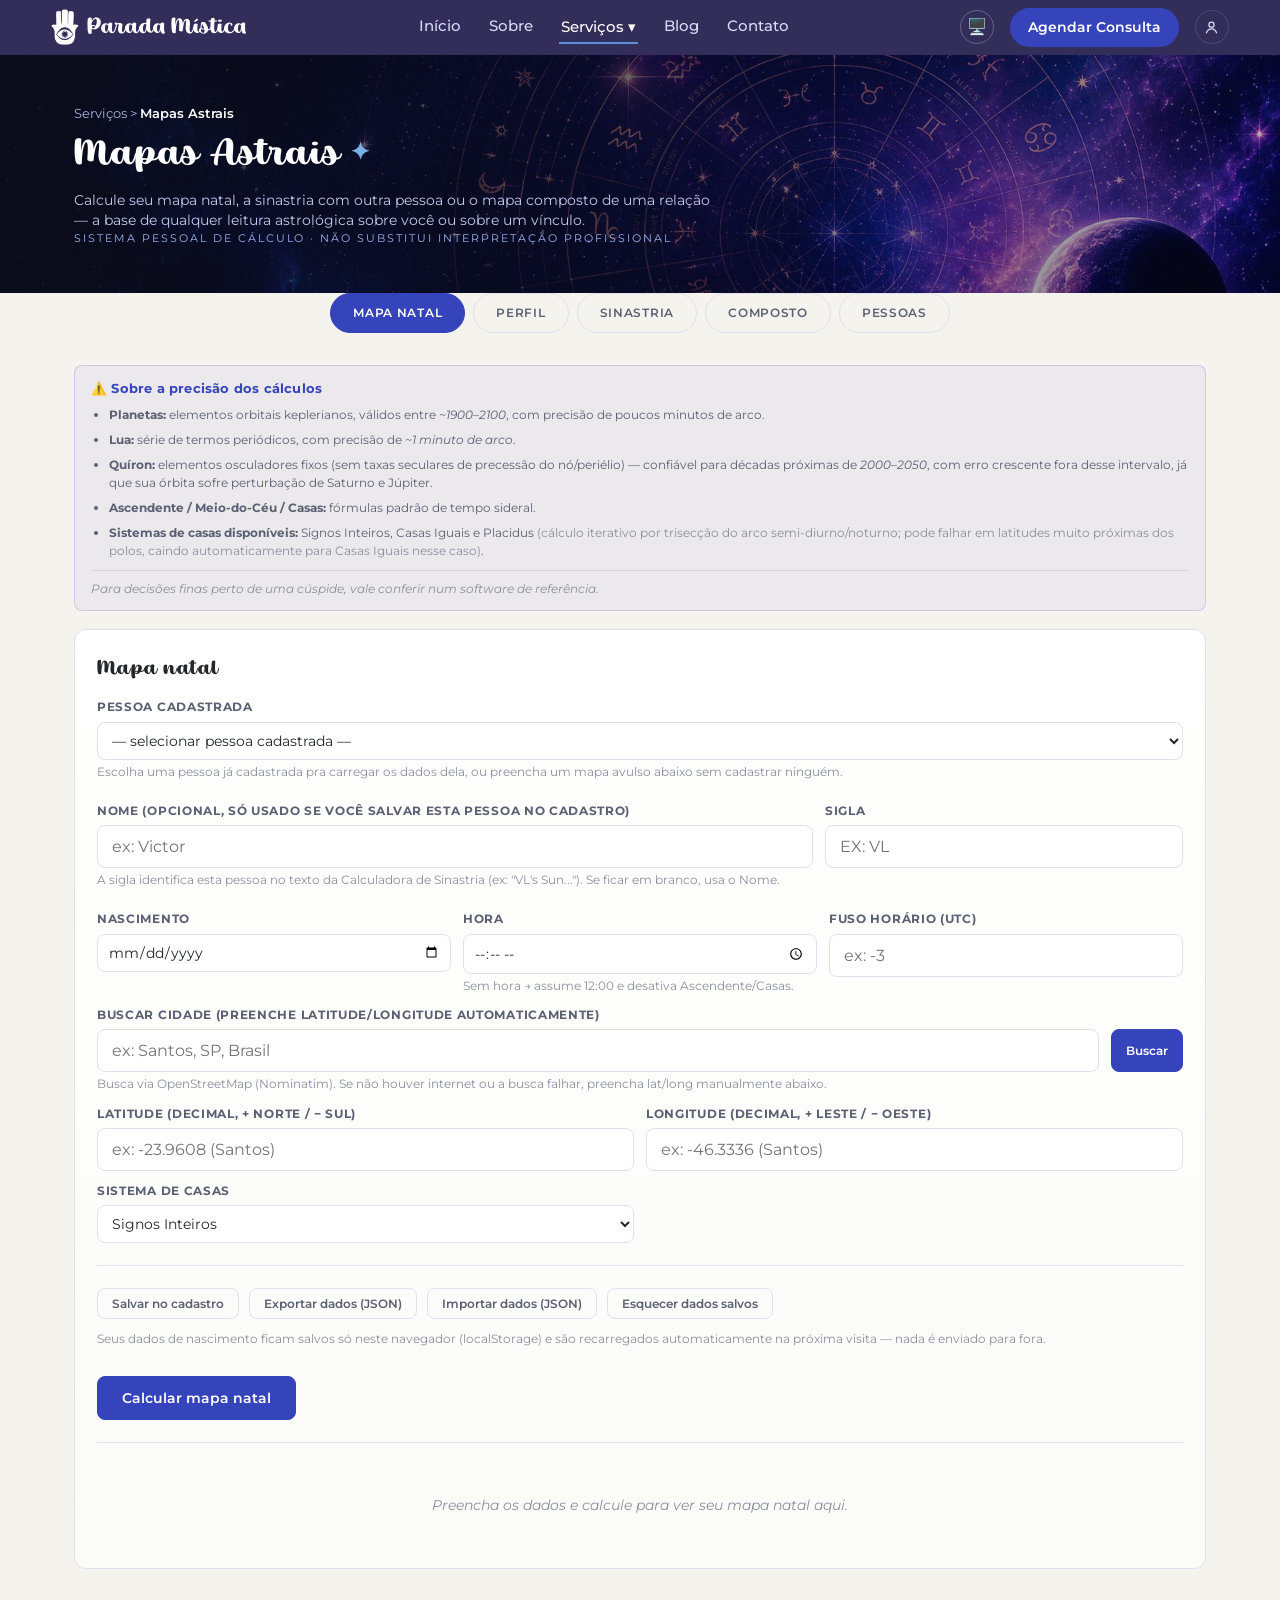
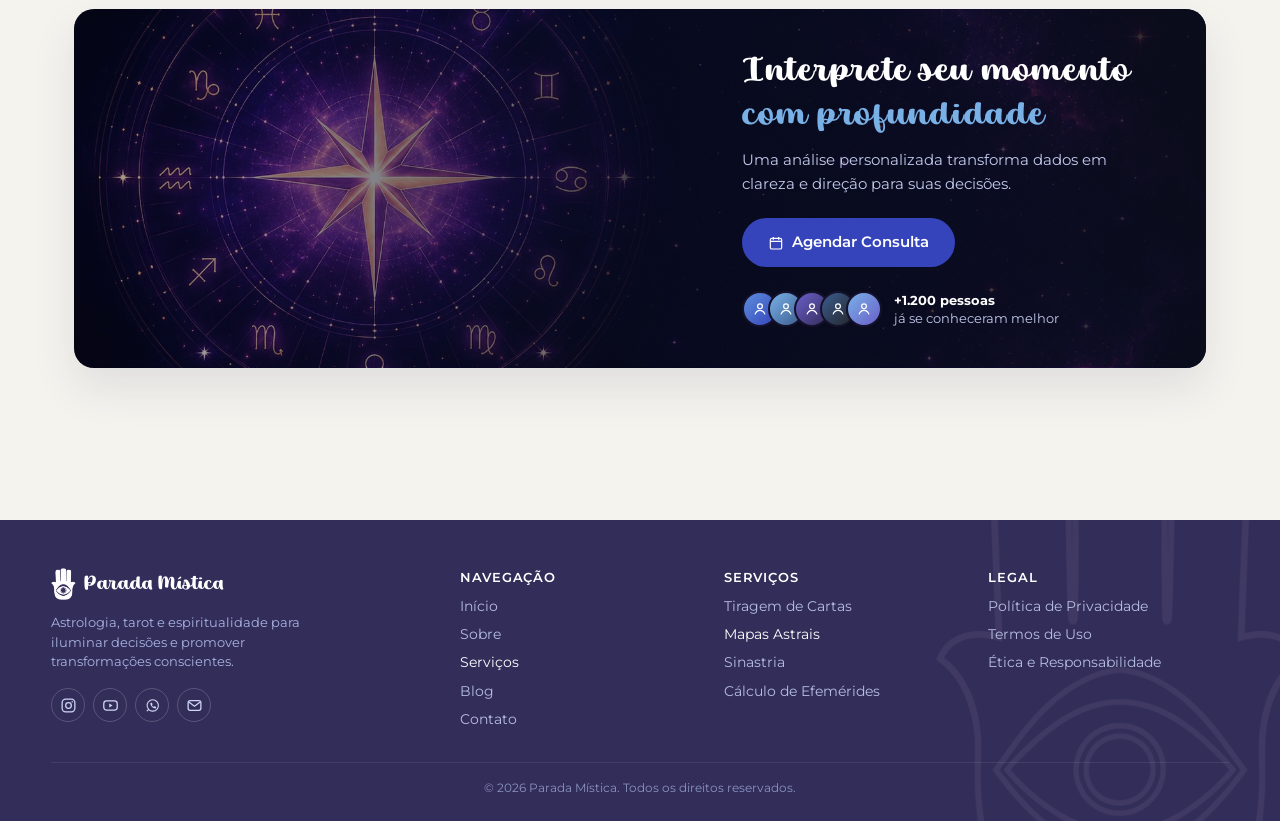
<file: mapas.html>
<!DOCTYPE html>
<html lang="pt-BR">
<head>
<meta charset="UTF-8">
<meta name="viewport" content="width=device-width, initial-scale=1.0">
<title>Mapas Astrais - Parada Mística</title>
<link rel="icon" href="assets/logo.png">
<link rel="stylesheet" href="style.css">
<link rel="stylesheet" href="efemerides/css/styles.css">
<meta name="description" content="Calcule mapa natal, sinastria e mapa composto com precisão. A base de qualquer leitura astrológica sobre você ou sobre uma relação.">

<!-- Open Graph / Facebook, WhatsApp, etc. -->
<meta property="og:type" content="website">
<meta property="og:url" content="https://paradamistica.netlify.app/mapas.html">
<meta property="og:title" content="Mapas Astrais - Parada Mística">
<meta property="og:description" content="Calcule mapa natal, sinastria e mapa composto com precisão. A base de qualquer leitura astrológica sobre você ou sobre uma relação.">
<meta property="og:image" content="https://paradamistica.netlify.app/assets/og-image.jpg">
<meta property="og:image:width" content="1200">
<meta property="og:image:height" content="630">
<meta property="og:locale" content="pt_BR">

<!-- Twitter Card -->
<meta name="twitter:card" content="summary_large_image">
<meta name="twitter:url" content="https://paradamistica.netlify.app/mapas.html">
<meta name="twitter:title" content="Mapas Astrais - Parada Mística">
<meta name="twitter:description" content="Calcule mapa natal, sinastria e mapa composto com precisão. A base de qualquer leitura astrológica sobre você ou sobre uma relação.">
<meta name="twitter:image" content="https://paradamistica.netlify.app/assets/og-image.jpg">
<script>
    // Aplica tema antes do render para evitar flash
    (function(){
        const t = localStorage.getItem("cartarium_tema") || "sistema";
        if (t === "escuro" || (t === "sistema" && window.matchMedia("(prefers-color-scheme: dark)").matches)) {
            document.documentElement.setAttribute("data-tema", "escuro");
        }
    })();
</script>
</head>
<body>

<header class="pm-header">
    <div class="pm-header-inner">
        <a href="index.html" class="pm-brand">
            <img src="assets/hamsa-light.png" alt="Parada Mística">
            <span>Parada Mística</span>
        </a>
        <nav class="pm-nav" id="pm-nav-principal">
            <a href="index.html">Início</a>
            <a href="#" title="Página ainda não publicada">Sobre</a>
            <div class="pm-nav-dropdown">
                <a href="#" class="pm-nav-dropdown-trigger ativo">Serviços ▾</a>
                <div class="pm-nav-dropdown-menu">
                    <a href="tiragem-cartas.html">Tiragem de Cartas</a>
                    <a href="mapas.html" class="ativo">Mapas Astrais</a>
                    <a href="sinastria.html">Sinastria</a>
                    <a href="efemerides.html">Efemérides</a>
                </div>
            </div>
            <a href="#" title="Página ainda não publicada">Blog</a>
            <a href="#" title="Página ainda não publicada">Contato</a>
        </nav>
        <div class="pm-header-actions">
            <button id="btn-tema" class="pm-btn-tema" onclick="ciclaTema()" title="Alternar tema">🌙</button>
            <a href="#" class="pm-btn-agendar" title="Página ainda não publicada">Agendar Consulta</a>
            <a href="#" class="pm-avatar" title="Página ainda não publicada"><svg viewBox="0 0 24 24" fill="none" stroke="currentColor" stroke-width="1.8"><circle cx="12" cy="8" r="3.6"/><path d="M4.5 20c1.4-3.8 4.4-6 7.5-6s6.1 2.2 7.5 6"/></svg></a>
            <button id="btn-menu-mobile" class="pm-hamburger" aria-label="Abrir menu" aria-expanded="false" aria-controls="pm-nav-principal">
                <span class="pm-hamburger-bars"><span></span><span></span><span></span></span>
            </button>
        </div>
    </div>
</header>

<section class="efem-hero-section">
  <div class="efem-hero">
    <span class="pm-breadcrumb">Serviços &gt; <b>Mapas Astrais</b></span>
    <h1>Mapas Astrais <span class="efem-hero-spark">✦</span></h1>
    <div class="subtitle">Calcule seu mapa natal, a sinastria com outra pessoa ou o mapa composto de uma relação — a base de qualquer leitura astrológica sobre você ou sobre um vínculo.</div>
    <div class="eyebrow">Sistema pessoal de cálculo · não substitui interpretação profissional</div>
  </div>
</section>

<main>

<div class="tabs">
  <div class="tab active" id="tabNatal" onclick="setView('natal')">Mapa Natal</div>
  <div class="tab" id="tabPerfil" onclick="setView('perfil')">Perfil</div>
  <div class="tab" id="tabSinastria" onclick="setView('sinastria')">Sinastria</div>
  <div class="tab" id="tabComposto" onclick="setView('composto')">Composto</div>
  <div class="tab" id="tabPessoas" onclick="setView('pessoas')">Pessoas</div>
</div>

<div id="viewNatal">

<div class="note note-precisao">
  <p class="note-titulo">⚠️ Sobre a precisão dos cálculos</p>
  <ul>
    <li><strong>Planetas:</strong> elementos orbitais keplerianos, válidos entre <em>~1900–2100</em>, com precisão de poucos minutos de arco.</li>
    <li><strong>Lua:</strong> série de termos periódicos, com precisão de <em>~1 minuto de arco</em>.</li>
    <li><strong>Quíron:</strong> elementos osculadores fixos (sem taxas seculares de precessão do nó/periélio) — confiável para décadas próximas de <em>2000–2050</em>, com erro crescente fora desse intervalo, já que sua órbita sofre perturbação de Saturno e Júpiter.</li>
    <li><strong>Ascendente / Meio-do-Céu / Casas:</strong> fórmulas padrão de tempo sideral.</li>
    <li><strong>Sistemas de casas disponíveis:</strong> Signos Inteiros, Casas Iguais e Placidus <span class="note-dim">(cálculo iterativo por trisecção do arco semi-diurno/noturno; pode falhar em latitudes muito próximas dos polos, caindo automaticamente para Casas Iguais nesse caso)</span>.</li>
  </ul>
  <p class="note-rodape">Para decisões finas perto de uma cúspide, vale conferir num software de referência.</p>
</div>

<!-- ===================== MAPA NATAL ===================== -->
<div class="panel">
  <h2>Mapa natal</h2>
  <label>Pessoa cadastrada</label>
  <select id="natalPessoaSelect"></select>
  <div class="hint" style="margin-bottom:10px;">Escolha uma pessoa já cadastrada pra carregar os dados dela, ou preencha um mapa avulso abaixo sem cadastrar ninguém.</div>
  <div class="row" style="grid-template-columns:2fr 1fr;">
    <div>
      <label>Nome (opcional, só usado se você salvar esta pessoa no cadastro)</label>
      <input type="text" id="natalName" placeholder="ex: Victor">
    </div>
    <div>
      <label>Sigla</label>
      <input type="text" id="natalSigla" placeholder="ex: VL" maxlength="6" style="text-transform:uppercase;">
    </div>
  </div>
  <div class="hint" style="margin:4px 0 10px;">A sigla identifica esta pessoa no texto da Calculadora de Sinastria (ex: "VL's Sun..."). Se ficar em branco, usa o Nome.</div>
  <div class="row3">
    <div>
      <label>Nascimento</label>
      <input type="date" id="natalDate">
    </div>
    <div>
      <label>Hora</label>
      <input type="time" id="natalTime">
      <div class="hint">Sem hora → assume 12:00 e desativa Ascendente/Casas.</div>
    </div>
    <div>
      <label>Fuso horário (UTC)</label>
      <input type="number" id="natalTz" step="0.5" placeholder="ex: -3">
    </div>
  </div>
  <label>Buscar cidade (preenche latitude/longitude automaticamente)</label>
  <div class="row" style="grid-template-columns:1fr auto;">
    <input type="text" id="citySearch" placeholder="ex: Santos, SP, Brasil" onkeydown="if(event.key==='Enter'){event.preventDefault();searchCity();}">
    <button class="btn small" style="margin-top:0;" onclick="searchCity()">Buscar</button>
  </div>
  <div id="cityResults"></div>
  <div class="hint">Busca via OpenStreetMap (Nominatim). Se não houver internet ou a busca falhar, preencha lat/long manualmente abaixo.</div>
  <div class="row">
    <div>
      <label>Latitude (decimal, + Norte / − Sul)</label>
      <input type="number" id="natalLat" step="0.0001" placeholder="ex: -23.9608 (Santos)">
    </div>
    <div>
      <label>Longitude (decimal, + Leste / − Oeste)</label>
      <input type="number" id="natalLon" step="0.0001" placeholder="ex: -46.3336 (Santos)">
    </div>
  </div>
  <div class="row">
    <div>
      <label>Sistema de casas</label>
      <select id="houseSystem">
        <option value="whole">Signos Inteiros</option>
        <option value="equal">Casas Iguais</option>
        <option value="placidus">Placidus</option>
      </select>
    </div>
    <div></div>
  </div>
  <div class="divider"></div>
  <div class="toolbar" style="margin-bottom:12px;">
    <button class="btn secondary small" onclick="salvarNatalNoCadastro()">Salvar no cadastro</button>
    <button class="btn secondary small" onclick="exportNatalInput()">Exportar dados (JSON)</button>
    <button class="btn secondary small" onclick="toggleImportBox()">Importar dados (JSON)</button>
    <button class="btn secondary small" onclick="clearNatalStorage()">Esquecer dados salvos</button>
  </div>
  <div class="hint" id="natalPessoaMsg" style="margin-bottom:12px;"></div>
  <div class="hint" style="margin-bottom:12px;">Seus dados de nascimento ficam salvos só neste navegador (localStorage) e são recarregados automaticamente na próxima visita — nada é enviado para fora.</div>
  <div id="importBox" style="display:none; margin-bottom:16px;">
    <label>Colar JSON aqui</label>
    <textarea id="importJsonText" rows="4" style="width:100%; background:var(--input-bg); border:1px solid var(--line); color:var(--text); padding:9px 10px; border-radius:6px; font-family:inherit; font-size:12.5px;" placeholder='{"data_nascimento":"1990-05-15","hora_nascimento":"14:30","fuso_horario":-3,"latitude":-23.5505,"longitude":-46.6333,"sistema_casas":"placidus"}'></textarea>
    <div class="row" style="margin-top:8px; align-items:flex-end;">
      <div>
        <label>...ou selecione um arquivo .json</label>
        <input type="file" id="importJsonFile" accept="application/json,.json">
      </div>
      <div>
        <button class="btn small" onclick="importNatalInput()">Carregar dados</button>
      </div>
    </div>
    <div class="hint" id="importStatus" style="margin-top:6px;"></div>
  </div>
  <button class="btn" onclick="calcNatal()">Calcular mapa natal</button>
  <div class="hint" id="natalMsg" style="margin-top:8px;"></div>
  <div class="divider"></div>
  <div id="natalOutput"><div class="empty">Preencha os dados e calcule para ver seu mapa natal aqui.</div></div>
</div>

</div>
<!-- ===================== fim viewNatal ===================== -->

<!-- ===================== PERFIL ===================== -->
<div id="viewPerfil" style="display:none">

<div class="note">
  <strong>Perfil</strong> é a síntese do mapa natal em 5 categorias temáticas — Intelectual (Mercúrio + casas 3/9), Emocional (Lua + casas 4/8), Ação/Vontade (Sol e Marte + casas 1/10), Vínculo/Afeto (Vênus + casas 5/7) e Estrutura/Disciplina (Saturno + casas 6/10) — a partir dos aspectos e das casas do próprio mapa. Mesma mecânica de barras da Sinastria, aplicada a um mapa só em vez de dois.
</div>

<div class="panel">
  <h2>Perfil</h2>
  <label>Pessoa cadastrada</label>
  <select id="profilePessoaSelect" style="margin-bottom:6px;"></select>
  <div class="hint" style="margin-bottom:14px;">Troca a pessoa e recalcula na hora — sem precisar voltar pra aba Mapa Natal.</div>
  <div id="profileOutput"><div class="empty">Calcule o mapa natal primeiro, na aba Mapa Natal.</div></div>
</div>

<div class="panel" id="profileComparePanel">
  <h2>Comparação entre mapas</h2>
  <div class="hint" style="margin-bottom:12px;">Não é sinastria — salva o perfil calculado acima numa lista comparável, pra ver como perfis diferentes se parecem ou diferem entre si, lado a lado. Não calcula compatibilidade nenhuma entre eles.</div>
  <div class="row" style="align-items:flex-end; flex-wrap:wrap; gap:12px;">
    <button class="btn secondary small" style="margin-top:0;" onclick="saveProfileForComparison()">Salvar perfil atual na comparação</button>
    <div style="flex:1"></div>
    <div style="min-width:220px;">
      <label>Ordenar por</label>
      <select id="profileCompareSortBy" onchange="renderProfileComparisons()">
        <option value="recent">Mais recentes</option>
        <option value="alphabetical">Ordem alfabética (A-Z)</option>
        <option value="nitidez">Maior Nitidez</option>
        <option value="harmonia">Maior Harmonia geral</option>
      </select>
    </div>
  </div>
  <div class="hint" id="profileCompareMsg" style="margin-top:8px;"></div>
  <div class="hint" id="profileCompareCount" style="margin-top:4px;"></div>
  <div id="profileCompareList" style="margin-top:6px;"></div>
</div>

</div>
<!-- ===================== fim viewPerfil ===================== -->

<!-- ===================== SINASTRIA ===================== -->
<div id="viewSinastria" style="display:none">

<div class="note">
  <strong>Sinastria</strong> compara dois mapas natais ponto a ponto: os aspectos entre os planetas de uma pessoa e os da outra, e em que casa os planetas de uma caem no mapa da outra. É uma técnica diferente do <strong>mapa composto</strong> (ponto médio entre os dois mapas, que trata a relação como uma entidade própria, com identidade e ciclo de vida próprios) — aqui o foco é a interação entre os dois mapas tal como são. Pra um relatório mais completo (veredito, categorias temáticas, comparação entre sinastrias salvas), use a <a href="sinastria.html">Calculadora de Sinastria</a> dedicada — dá pra enviar os dados calculados aqui direto pra lá (veja "Abrir na Sinastria com estes dados" mais abaixo).
</div>

<div class="grid2">
  <div class="panel">
    <h2>Pessoa A</h2>
    <label>Pessoa cadastrada</label>
    <select id="synAPessoaSelect" style="margin-bottom:12px;"></select>
    <div class="row" style="grid-template-columns:2fr 1fr;">
      <div>
        <label>Nome (opcional)</label>
        <input type="text" id="synAName" placeholder="ex: Você">
      </div>
      <div>
        <label>Sigla</label>
        <input type="text" id="synASigla" placeholder="ex: VL" maxlength="6" style="text-transform:uppercase;">
      </div>
    </div>
    <div class="hint" style="margin:-6px 0 10px;"><br>A sigla é o identificador usado no texto pra Calculadora de Sinastria (ex: "VL's Sun..."). Se ficar em branco, usa o Nome.</div>
    <div class="row3">
      <div>
        <label>Nascimento</label>
        <input type="date" id="synADate">
      </div>
      <div>
        <label>Hora</label>
        <input type="time" id="synATime">
        <div class="hint">Sem hora → assume 12:00 e desativa Ascendente/Casas.</div>
      </div>
      <div>
        <label>Fuso horário (UTC)</label>
        <input type="number" id="synATz" step="0.5" placeholder="ex: -3">
      </div>
    </div>
    <label>Buscar cidade (preenche latitude/longitude automaticamente)</label>
    <div class="row" style="grid-template-columns:1fr auto;">
      <input type="text" id="synACitySearch" placeholder="ex: Santos, SP, Brasil" onkeydown="if(event.key==='Enter'){event.preventDefault();searchCityFor('synACitySearch','synACityResults','synALat','synALon','synA');}">
      <button class="btn small" style="margin-top:0;" onclick="searchCityFor('synACitySearch','synACityResults','synALat','synALon','synA')">Buscar</button>
    </div>
    <div id="synACityResults"></div>
    <div class="row">
      <div>
        <label>Latitude (decimal, + Norte / − Sul)</label>
        <input type="number" id="synALat" step="0.0001">
      </div>
      <div>
        <label>Longitude (decimal, + Leste / − Oeste)</label>
        <input type="number" id="synALon" step="0.0001">
      </div>
    </div>
    <label>Sistema de casas</label>
    <select id="synAHouse">
      <option value="whole">Signos Inteiros</option>
      <option value="equal">Casas Iguais</option>
      <option value="placidus">Placidus</option>
    </select>
    <div class="divider"></div>
    <button class="btn" onclick="calcSynPerson('A')">Calcular mapa de A</button>
    <div class="hint" id="synAMsg" style="margin-top:8px;"></div>
    <div class="divider"></div>
    <div id="synAOutput"><div class="empty">Preencha os dados e calcule para ver o mapa aqui.</div></div>
  </div>

  <div class="panel">
    <h2>Pessoa B</h2>
    <label>Pessoa cadastrada</label>
    <select id="synBPessoaSelect" style="margin-bottom:12px;"></select>
    <div class="row" style="grid-template-columns:2fr 1fr;">
      <div>
        <label>Nome (opcional)</label>
        <input type="text" id="synBName" placeholder="ex: Parceiro(a)">
      </div>
      <div>
        <label>Sigla</label>
        <input type="text" id="synBSigla" placeholder="ex: MP" maxlength="6" style="text-transform:uppercase;">
      </div>
    </div>
    <div class="hint" style="margin:-6px 0 10px;"><br>A sigla é o identificador usado no texto pra Calculadora de Sinastria (ex: "MP's Moon..."). Se ficar em branco, usa o Nome.</div>
    <div class="row3">
      <div>
        <label>Nascimento</label>
        <input type="date" id="synBDate">
      </div>
      <div>
        <label>Hora</label>
        <input type="time" id="synBTime">
        <div class="hint">Sem hora → assume 12:00 e desativa Ascendente/Casas.</div>
      </div>
      <div>
        <label>Fuso horário (UTC)</label>
        <input type="number" id="synBTz" step="0.5" placeholder="ex: -3">
      </div>
    </div>
    <label>Buscar cidade (preenche latitude/longitude automaticamente)</label>
    <div class="row" style="grid-template-columns:1fr auto;">
      <input type="text" id="synBCitySearch" placeholder="ex: Salvador, BA, Brasil" onkeydown="if(event.key==='Enter'){event.preventDefault();searchCityFor('synBCitySearch','synBCityResults','synBLat','synBLon','synB');}">
      <button class="btn small" style="margin-top:0;" onclick="searchCityFor('synBCitySearch','synBCityResults','synBLat','synBLon','synB')">Buscar</button>
    </div>
    <div id="synBCityResults"></div>
    <div class="row">
      <div>
        <label>Latitude (decimal, + Norte / − Sul)</label>
        <input type="number" id="synBLat" step="0.0001">
      </div>
      <div>
        <label>Longitude (decimal, + Leste / − Oeste)</label>
        <input type="number" id="synBLon" step="0.0001">
      </div>
    </div>
    <label>Sistema de casas</label>
    <select id="synBHouse">
      <option value="whole">Signos Inteiros</option>
      <option value="equal">Casas Iguais</option>
      <option value="placidus">Placidus</option>
    </select>
    <div class="divider"></div>
    <button class="btn" onclick="calcSynPerson('B')">Calcular mapa de B</button>
    <div class="hint" id="synBMsg" style="margin-top:8px;"></div>
    <div class="divider"></div>
    <div id="synBOutput"><div class="empty">Preencha os dados e calcule para ver o mapa aqui.</div></div>
  </div>
</div>

<div class="panel">
  <h2>Calcular sinastria</h2>
  <div class="hint" style="margin-bottom:10px;">Calcule os dois mapas acima primeiro.</div>
  <div class="toolbar" style="margin-bottom:12px;">
    <button class="btn secondary small" onclick="exportSynInput()">Exportar dados (JSON)</button>
    <button class="btn secondary small" onclick="toggleSynImportBox()">Importar dados (JSON)</button>
    <button class="btn secondary small" onclick="clearSynStorage()">Esquecer dados salvos</button>
  </div>
  <div class="hint" style="margin-bottom:12px;">Os dados de Pessoa A e Pessoa B ficam salvos só neste navegador (localStorage) e são recarregados automaticamente na próxima visita — nada é enviado para fora.</div>
  <div id="synImportBox" style="display:none; margin-bottom:16px;">
    <label>Colar JSON aqui</label>
    <textarea id="synImportJsonText" rows="4" style="width:100%; background:var(--input-bg); border:1px solid var(--line); color:var(--text); padding:9px 10px; border-radius:6px; font-family:inherit; font-size:12.5px;" placeholder='{"pessoa_a":{"nome":"...","data_nascimento":"1990-05-15", ...},"pessoa_b":{...}}'></textarea>
    <div class="row" style="margin-top:8px; align-items:flex-end;">
      <div>
        <label>...ou selecione um arquivo .json</label>
        <input type="file" id="synImportJsonFile" accept="application/json,.json">
      </div>
      <div>
        <button class="btn small" onclick="importSynInput()">Carregar dados</button>
      </div>
    </div>
    <div class="hint" id="synImportStatus" style="margin-top:6px;"></div>
  </div>
  <button class="btn" onclick="calcSynastry()">Calcular sinastria</button>
  <div class="hint" id="synStatus" style="margin-top:8px;"></div>
</div>

<div class="panel" id="synResultsPanel" style="display:none;">
  <h2>Aspectos entre os dois mapas (ordenados por impacto)</h2>
  <div class="filters">
    <div class="f">
      <label>Ponto de A</label>
      <select id="synFA"><option value="">Todos</option></select>
    </div>
    <div class="f">
      <label>Ponto de B</label>
      <select id="synFB"><option value="">Todos</option></select>
    </div>
    <div class="f">
      <label>Tipo de aspecto</label>
      <select id="synFAspect"><option value="">Todos</option></select>
    </div>
    <div class="f" style="min-width:120px; flex:0.6;">
      <label>Impacto mínimo</label>
      <input type="number" id="synFImpact" min="0" max="100" step="1" value="0" placeholder="0–100">
    </div>
    <div class="f zero-toggle">
      <label class="chk" title="Aspectos cujo orbe passou do teto específico do tipo de astro (Quíron/Lilith/Nodo/Vértice/Fortuna/transpessoais) — considerados irrelevantes, peso zerado.">
        <input type="checkbox" id="synShowZeroed" onchange="renderSynAspectsTable()"> Mostrar zerados
      </label>
    </div>
  </div>
  <div class="resultsbar">
    <span class="count" id="synResultCount"></span>
    <div class="toolbar">
      <button class="btn secondary small" onclick="copySynForAI(this)">Copiar para IA</button>
      <button class="btn secondary small" onclick="downloadSynMd()">Baixar .md</button>
      <button class="btn secondary small" onclick="copyForSinastriaCalc(this)">Copiar p/ Calculadora de Sinastria</button>
      <button class="btn small btn-link-sinastria" onclick="openInSinastriaCalc(this)">Abrir na Sinastria com estes dados ↗</button>
      <button class="btn secondary small" onclick="exportSynJson()">Exportar JSON</button>
      <button class="btn secondary small" onclick="exportSynCsv()">Exportar CSV</button>
    </div>
  </div>
  <div class="scroll-hint">↔ arraste para os lados para ver todas as colunas.</div>
  <div class="scroll-wrap" style="margin-bottom:10px;">
    <table id="synAspectsTable"><thead></thead><tbody></tbody></table>
  </div>
  <div class="copybox" id="synCopyBox"></div>
  <textarea id="synCopyArea" style="position:absolute; left:-9999px;"></textarea>
  <div class="hint" style="margin-top:14px;">Quer ver trânsitos tocando os dois mapas ao mesmo tempo (trânsitos duplos)? Isso agora fica na <a href="efemerides.html#duplos">página de Efemérides</a>.</div>
</div>

</div>
<!-- ===================== fim viewSinastria ===================== -->

<!-- ===================== COMPOSTO ===================== -->
<div id="viewComposto" style="display:none">

<div class="note">
  <strong>Mapa composto</strong> é o ponto médio circular entre cada planeta de A e o correspondente de B (Sol com Sol, Lua com Lua etc.) — um terceiro mapa, como se fosse o "nascimento" da relação em si. Calcule os mapas de <strong>Pessoa A</strong> e <strong>Pessoa B</strong> na aba Sinastria primeiro. O Ascendente e o Meio-do-Céu do composto também são pontos médios circulares dos originais; as casas são então remontadas a partir desse Asc — por isso aqui só oferecemos <strong>Signos Inteiros</strong> e <strong>Casas Iguais</strong> (Placidus exige latitude e hora sideral reais, que um mapa composto não tem).
</div>

<div class="panel">
  <h2>Mapa composto</h2>
  <div class="hint" style="margin-bottom:10px;">Usa os mapas de A e B já calculados na aba Sinastria — ou escolha as pessoas direto aqui embaixo, sem precisar ir até lá.</div>
  <div class="row">
    <div>
      <label>Pessoa A</label>
      <select id="coAPessoaSelect"></select>
    </div>
    <div>
      <label>Pessoa B</label>
      <select id="coBPessoaSelect"></select>
    </div>
  </div>
  <div class="hint" style="margin-bottom:10px;">Ao escolher as duas, o composto é recalculado automaticamente.</div>
  <div class="row">
    <div>
      <label>Sistema de casas</label>
      <select id="coHouseSystem">
        <option value="whole">Signos Inteiros</option>
        <option value="equal">Casas Iguais</option>
      </select>
    </div>
    <div></div>
  </div>
  <button class="btn" onclick="calcComposite()">Calcular mapa composto</button>
  <div class="hint" id="coMsg" style="margin-top:8px;"></div>
  <div class="divider"></div>
  <div id="coOutput"><div class="empty">Calcule os mapas de A e B na aba Sinastria e depois clique em "Calcular mapa composto".</div></div>
  <div class="hint" style="margin-top:14px;">Quer ver trânsitos sobre esse mapa (fases da relação como "organismo": crescimento, crise, consolidação)? Isso agora fica na <a href="efemerides.html#composto">página de Efemérides</a>.</div>
</div>

</div>
<!-- ===================== fim viewComposto ===================== -->

<!-- ===================== PESSOAS ===================== -->
<div id="viewPessoas" style="display:none">

<div class="note">
  <strong>Pessoas cadastradas</strong> ficam salvas só neste navegador (localStorage) e podem ser reaproveitadas em qualquer ferramenta do site que peça dados de nascimento — Mapa Natal, Sinastria (aqui do lado) e a <a href="sinastria.html">Calculadora de Sinastria</a>, sem precisar digitar tudo de novo a cada vez.
</div>

<div class="panel">
  <h2>Pessoas cadastradas</h2>
  <button class="btn small" onclick="abrirNovaPessoa()" style="margin-bottom:16px;">+ Nova pessoa</button>
  <div id="pessoasListContainer"><div class="empty">Carregando…</div></div>
</div>

</div>
<!-- ===================== fim viewPessoas ===================== -->

<section class="cta-banner">
  <div class="cta-banner-bg efem-cta-bg"></div>
  <div class="cta-banner-inner">
    <div class="cta-banner-text">
      <h2>Interprete seu momento <span class="accent">com profundidade</span></h2>
      <p>Uma análise personalizada transforma dados em clareza e direção para suas decisões.</p>
      <a href="#" class="cta-banner-btn" title="Página ainda não publicada">
        <svg viewBox="0 0 24 24" fill="none" stroke="currentColor" stroke-width="1.8"><rect x="3.5" y="5" width="17" height="16" rx="2.4"/><path d="M3.5 9.5h17M8 3v4M16 3v4"/></svg>
        Agendar Consulta
      </a>
      <div class="cta-social">
        <div class="cta-avatars">
          <span class="cta-avatar"><svg viewBox="0 0 24 24" fill="none" stroke="currentColor" stroke-width="1.8"><circle cx="12" cy="8" r="3.6"/><path d="M4.5 20c1.4-3.8 4.4-6 7.5-6s6.1 2.2 7.5 6"/></svg></span>
          <span class="cta-avatar"><svg viewBox="0 0 24 24" fill="none" stroke="currentColor" stroke-width="1.8"><circle cx="12" cy="8" r="3.6"/><path d="M4.5 20c1.4-3.8 4.4-6 7.5-6s6.1 2.2 7.5 6"/></svg></span>
          <span class="cta-avatar"><svg viewBox="0 0 24 24" fill="none" stroke="currentColor" stroke-width="1.8"><circle cx="12" cy="8" r="3.6"/><path d="M4.5 20c1.4-3.8 4.4-6 7.5-6s6.1 2.2 7.5 6"/></svg></span>
          <span class="cta-avatar"><svg viewBox="0 0 24 24" fill="none" stroke="currentColor" stroke-width="1.8"><circle cx="12" cy="8" r="3.6"/><path d="M4.5 20c1.4-3.8 4.4-6 7.5-6s6.1 2.2 7.5 6"/></svg></span>
          <span class="cta-avatar"><svg viewBox="0 0 24 24" fill="none" stroke="currentColor" stroke-width="1.8"><circle cx="12" cy="8" r="3.6"/><path d="M4.5 20c1.4-3.8 4.4-6 7.5-6s6.1 2.2 7.5 6"/></svg></span>
        </div>
        <div class="cta-social-text"><strong>+1.200 pessoas</strong><br>já se conheceram melhor</div>
      </div>
    </div>
  </div>
</section>

</main>

<!-- Ponto de entrada da aplicação. Módulo ES — precisa ser servido via http(s)://,
     não abre direto com file:// (ver README.md, seção "Como rodar"). -->

<footer class="pm-footer">
    <img src="assets/hamsa-outline.png" class="pm-footer-watermark" alt="">
    <div class="pm-footer-inner">
        <div class="pm-footer-col pm-footer-about">
            <div class="pm-footer-brand">
                <img src="assets/hamsa-light.png" alt="Parada Mística">
                <span>Parada Mística</span>
            </div>
            <p>Astrologia, tarot e espiritualidade para iluminar decisões e promover transformações conscientes.</p>
            <div class="pm-footer-social">
                <a href="https://www.instagram.com/parada_mistica" target="_blank" rel="noopener" aria-label="Instagram" title="Instagram">
                    <svg viewBox="0 0 24 24" fill="none" stroke="currentColor" stroke-width="1.8"><rect x="3" y="3" width="18" height="18" rx="5"/><circle cx="12" cy="12" r="4"/><circle cx="17.2" cy="6.8" r="1.1" fill="currentColor" stroke="none"/></svg>
                </a>
                <a href="https://www.youtube.com/@Parada_Mistica" target="_blank" rel="noopener" aria-label="YouTube" title="YouTube">
                    <svg viewBox="0 0 24 24" fill="none" stroke="currentColor" stroke-width="1.8"><rect x="2.5" y="5.5" width="19" height="13" rx="4"/><path d="M10.2 9.3v5.4l4.8-2.7z" fill="currentColor" stroke="none"/></svg>
                </a>
                <a href="https://wa.me/5511966509361" target="_blank" rel="noopener" aria-label="WhatsApp" title="WhatsApp">
                    <svg viewBox="0 0 24 24" fill="none" stroke="currentColor" stroke-width="1.6"><path d="M6.5 17.5 4 20l2.6-2.4A8 8 0 1 1 12 20a8 8 0 0 1-5.5-2.5Z"/><path d="M9 9.2c0-.6.5-1.2 1.1-1.2h.6c.3 0 .6.2.7.5l.6 1.6c.1.3 0 .6-.2.8l-.6.6c.5 1 1.4 1.9 2.4 2.4l.6-.6c.2-.2.5-.3.8-.2l1.6.6c.3.1.5.4.5.7v.6c0 .6-.6 1.1-1.2 1.1-3.4 0-6.9-3.5-6.9-6.9Z" fill="currentColor" stroke="none"/></svg>
                </a>
                <a href="mailto:paradamistica@gmail.com" aria-label="E-mail" title="E-mail">
                    <svg viewBox="0 0 24 24" fill="none" stroke="currentColor" stroke-width="1.8"><rect x="3" y="5" width="18" height="14" rx="3"/><path d="M4 7l8 6 8-6"/></svg>
                </a>
            </div>
        </div>
        <div class="pm-footer-col">
            <h5>Navegação</h5>
            <a href="index.html">Início</a>
            <a href="#" title="Página ainda não publicada">Sobre</a>
            <a href="#" class="ativo" title="Página ainda não publicada">Serviços</a>
            <a href="#" title="Página ainda não publicada">Blog</a>
            <a href="#" title="Página ainda não publicada">Contato</a>
        </div>
        <div class="pm-footer-col">
            <h5>Serviços</h5>
            <a href="tiragem-cartas.html">Tiragem de Cartas</a>
            <a href="#" class="ativo" title="Você está aqui">Mapas Astrais</a>
            <a href="sinastria.html">Sinastria</a>
            <a href="efemerides.html">Cálculo de Efemérides</a>
        </div>
        <div class="pm-footer-col">
            <h5>Legal</h5>
            <a href="#" title="Página ainda não publicada">Política de Privacidade</a>
            <a href="#" title="Página ainda não publicada">Termos de Uso</a>
            <a href="#" title="Página ainda não publicada">Ética e Responsabilidade</a>
        </div>
    </div>
    <p class="pm-footer-copy">© 2026 Parada Mística. Todos os direitos reservados.</p>
</footer>

<script src="js/theme.js"></script>
<script src="js/nav-dropdown.js"></script>
<script src="js/mobile-menu.js"></script>
<script type="module" src="efemerides/js/ui/app-mapas.js"></script>
</body>
</html>
</file>
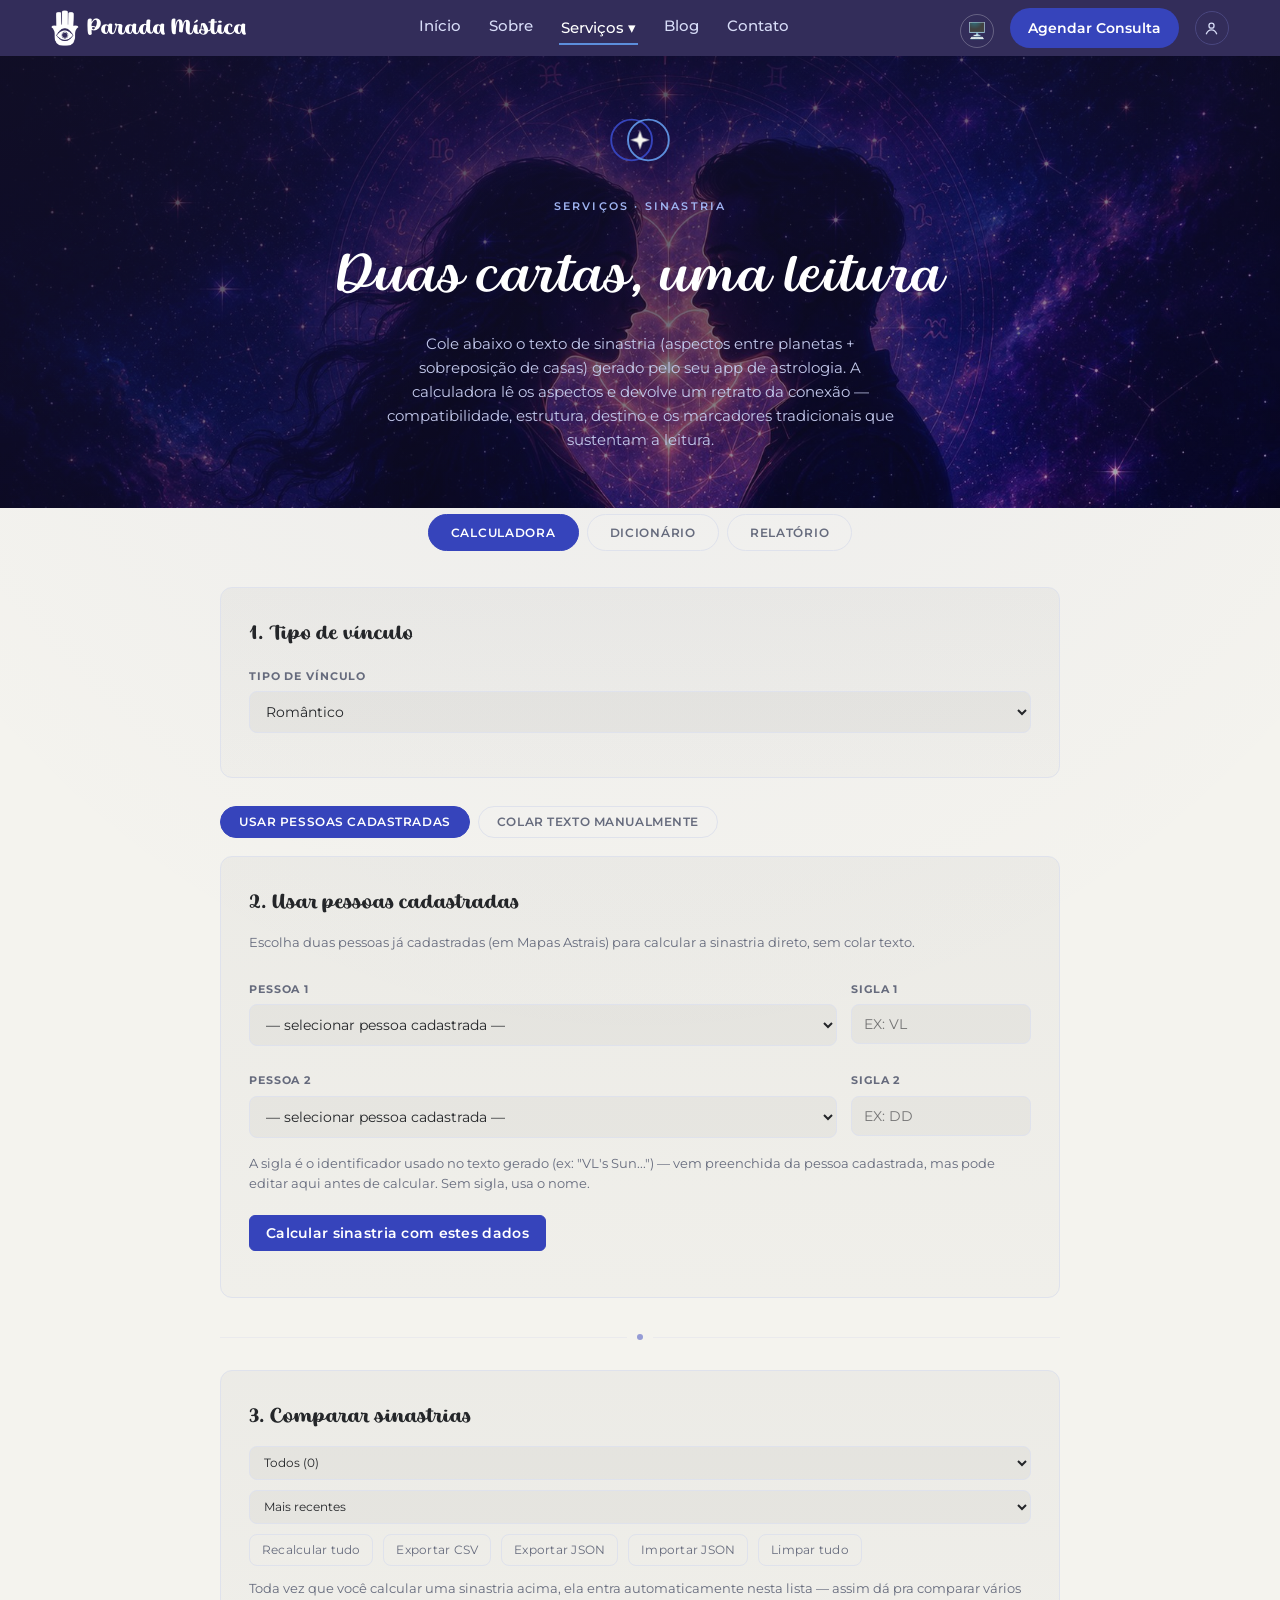
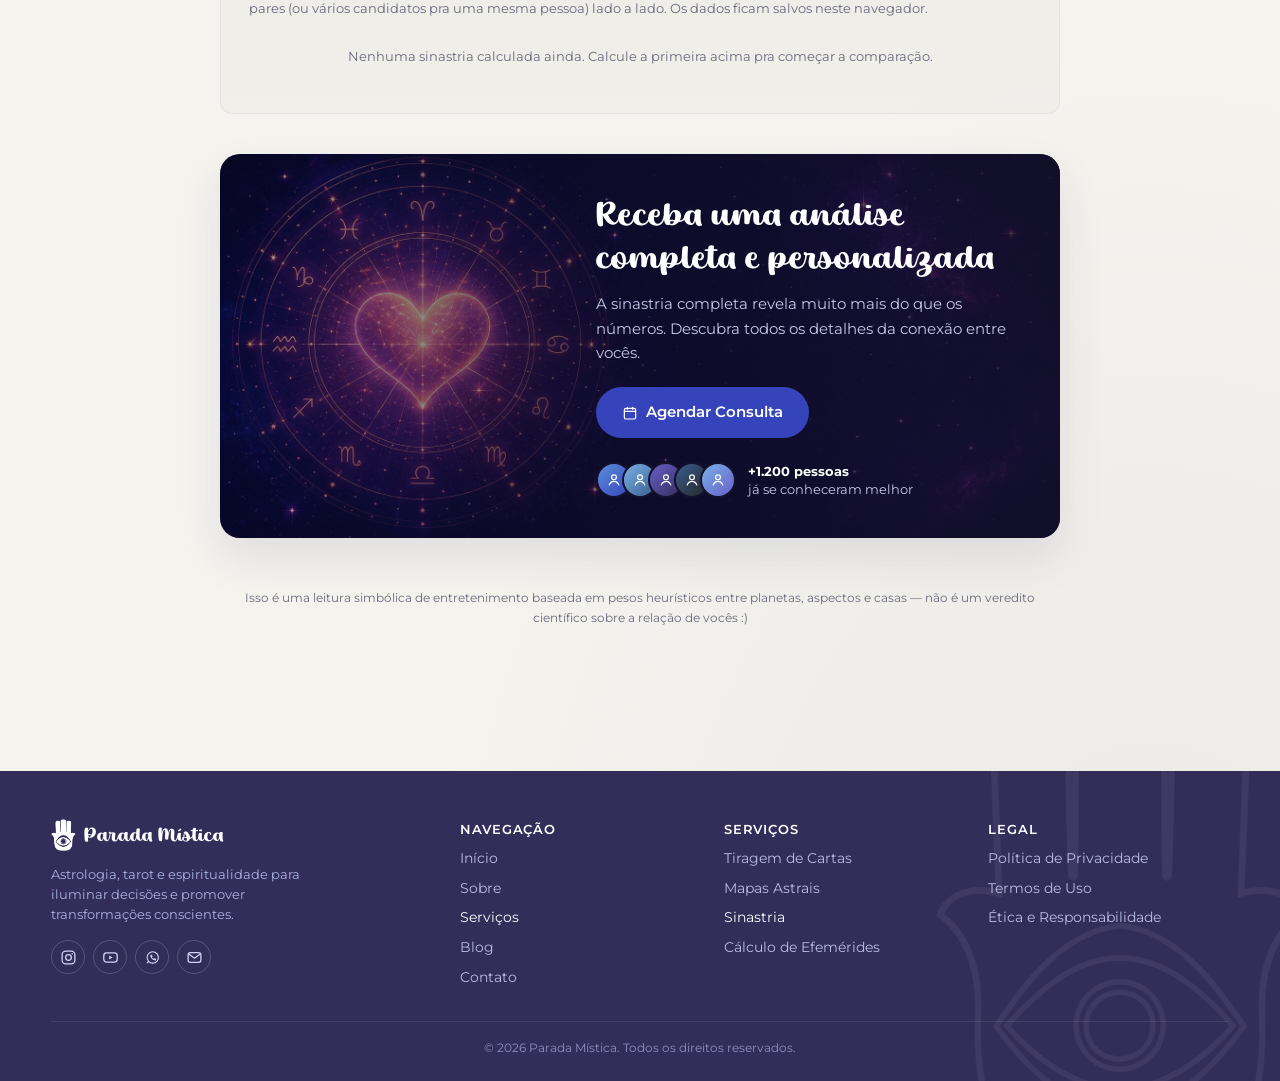
<file: sinastria.html>
<!DOCTYPE html>
<html lang="pt-BR">
<head>
<meta charset="UTF-8">
<meta name="viewport" content="width=device-width, initial-scale=1.0">
<title>Sinastria - Parada Mística</title>
<link rel="icon" href="assets/logo.png">
<link rel="stylesheet" href="style.css">
<link rel="stylesheet" href="sinastria/css/styles.css">
<meta name="description" content="Calculadora de sinastria: compare dois mapas astrais e descubra aspectos e casas em comum entre vocês.">

<!-- Open Graph / Facebook, WhatsApp, etc. -->
<meta property="og:type" content="website">
<meta property="og:url" content="https://paradamistica.netlify.app/sinastria.html">
<meta property="og:title" content="Sinastria - Parada Mística">
<meta property="og:description" content="Calculadora de sinastria: compare dois mapas astrais e descubra aspectos e casas em comum entre vocês.">
<meta property="og:image" content="https://paradamistica.netlify.app/assets/og-image.jpg">
<meta property="og:image:width" content="1200">
<meta property="og:image:height" content="630">
<meta property="og:locale" content="pt_BR">

<!-- Twitter Card -->
<meta name="twitter:card" content="summary_large_image">
<meta name="twitter:url" content="https://paradamistica.netlify.app/sinastria.html">
<meta name="twitter:title" content="Sinastria - Parada Mística">
<meta name="twitter:description" content="Calculadora de sinastria: compare dois mapas astrais e descubra aspectos e casas em comum entre vocês.">
<meta name="twitter:image" content="https://paradamistica.netlify.app/assets/og-image.jpg">
<script>
    // Aplica tema antes do render para evitar flash
    (function(){
        const t = localStorage.getItem("cartarium_tema") || "sistema";
        if (t === "escuro" || (t === "sistema" && window.matchMedia("(prefers-color-scheme: dark)").matches)) {
            document.documentElement.setAttribute("data-tema", "escuro");
        }
    })();
</script>
</head>
<body>

<header class="pm-header">
    <div class="pm-header-inner">
        <a href="index.html" class="pm-brand">
            <img src="assets/hamsa-light.png" alt="Parada Mística">
            <span>Parada Mística</span>
        </a>
        <nav class="pm-nav" id="pm-nav-principal">
            <a href="index.html">Início</a>
            <a href="#" title="Página ainda não publicada">Sobre</a>
            <div class="pm-nav-dropdown">
                <a href="#" class="pm-nav-dropdown-trigger ativo">Serviços ▾</a>
                <div class="pm-nav-dropdown-menu">
                    <a href="tiragem-cartas.html">Tiragem de Cartas</a>
                    <a href="mapas.html">Mapas Astrais</a>
                    <a href="sinastria.html" class="ativo">Sinastria</a>
                    <a href="efemerides.html">Efemérides</a>
                </div>
            </div>
            <a href="#" title="Página ainda não publicada">Blog</a>
            <a href="#" title="Página ainda não publicada">Contato</a>
        </nav>
        <div class="pm-header-actions">
            <button id="btn-tema" class="pm-btn-tema" onclick="ciclaTema()" title="Alternar tema">🌙</button>
            <a href="#" class="pm-btn-agendar" title="Página ainda não publicada">Agendar Consulta</a>
            <a href="#" class="pm-avatar" title="Página ainda não publicada"><svg viewBox="0 0 24 24" fill="none" stroke="currentColor" stroke-width="1.8"><circle cx="12" cy="8" r="3.6"/><path d="M4.5 20c1.4-3.8 4.4-6 7.5-6s6.1 2.2 7.5 6"/></svg></a>
            <button id="btn-menu-mobile" class="pm-hamburger" aria-label="Abrir menu" aria-expanded="false" aria-controls="pm-nav-principal">
                <span class="pm-hamburger-bars"><span></span><span></span><span></span></span>
            </button>
        </div>
    </div>
</header>

<section class="sin-hero">
  <div class="sin-hero-inner">
    <div class="logo" aria-hidden="true">
      <svg viewBox="0 0 120 120">
        <circle class="ring a" cx="46" cy="60" r="34" stroke="#3644BB"/>
        <circle class="ring b" cx="74" cy="60" r="34" stroke="#5C8EDC"/>
        <path class="spark" d="M60 44 L64 56 L76 60 L64 64 L60 76 L56 64 L44 60 L56 56 Z" fill="#F4F3EE"/>
      </svg>
    </div>
    <div class="eyebrow">Serviços · Sinastria</div>
    <h1>Duas cartas, uma leitura</h1>
    <p class="sub">Cole abaixo o texto de sinastria (aspectos entre planetas + sobreposição de casas) gerado pelo seu app de astrologia. A calculadora lê os aspectos e devolve um retrato da conexão — compatibilidade, estrutura, destino e os marcadores tradicionais que sustentam a leitura.</p>
  </div>
</section>

<div class="wrap">

  <nav class="main-tabs">
    <button type="button" class="main-tab-btn active" id="tabBtnCalc" data-tab="calcTab">Calculadora</button>
    <button type="button" class="main-tab-btn" id="tabBtnDict" data-tab="dictTab">Dicionário</button>
    <button type="button" class="main-tab-btn" id="tabBtnReport" data-tab="reportTab">Relatório</button>
  </nav>

  <div class="tab-view active" id="calcTab">

  <div class="panel">
    <h2>1. Tipo de vínculo</h2>
    <div class="row">
      <div class="field">
        <label>Tipo de vínculo</label>
        <select id="relType" class="field-select">
          <option value="romantico">Romântico</option>
          <option value="amizade">Amizade</option>
          <option value="familia">Família</option>
        </select>
      </div>
    </div>
  </div>

  <div class="source-toggle" id="sourceToggle">
    <button type="button" class="source-toggle-btn active" id="sourceToggleCadastro" data-source="cadastro">Usar pessoas cadastradas</button>
    <button type="button" class="source-toggle-btn" id="sourceToggleColar" data-source="colar">Colar texto manualmente</button>
  </div>

  <div class="panel" id="colarTextoPanel" style="display:none">
    <h2>2. Nomes e dados da sinastria</h2>
    <p class="hint">Preenchidos automaticamente se você usar pessoas cadastradas — ou preencha à mão ao colar o texto.</p>
    <div class="row">
      <div class="field">
        <label>Pessoa 1</label>
        <input type="text" id="name1" placeholder="Ex: Victor">
      </div>
      <div class="field">
        <label>Pessoa 2</label>
        <input type="text" id="name2" placeholder="Ex: Dalton">
      </div>
    </div>
    <p class="hint">Pode colar o arquivo inteiro (mapas individuais + seção de sinastria + casas) — a calculadora ignora o que não reconhece.</p>
    <textarea id="raw" placeholder="Cole aqui o texto completo, incluindo as linhas do tipo:&#10;VL's Sun in Pisces Trine DD's Sun in Cancer (Orb: 4°31')&#10;DD's Sun in the 7th VL's house"></textarea>
    <div class="error" id="errorMsg"></div>
    <div class="edit-banner" id="editBanner"></div>
    <br>
    <button id="calcBtn">Calcular sinastria</button>
  </div>

  <div class="panel" id="pessoasCadastradasPanel">
    <h2>2. Usar pessoas cadastradas</h2>
    <p class="hint">Escolha duas pessoas já cadastradas (em Mapas Astrais) para calcular a sinastria direto, sem colar texto.</p>
    <div class="row">
      <div class="field">
        <label>Pessoa 1</label>
        <select id="pessoaSelectA" class="field-select"></select>
      </div>
      <div class="field" style="max-width:120px;">
        <label>Sigla 1</label>
        <input type="text" id="pessoaSiglaA" class="field-select" maxlength="6" style="text-transform:uppercase;" placeholder="ex: VL">
      </div>
    </div>
    <div class="row">
      <div class="field">
        <label>Pessoa 2</label>
        <select id="pessoaSelectB" class="field-select"></select>
      </div>
      <div class="field" style="max-width:120px;">
        <label>Sigla 2</label>
        <input type="text" id="pessoaSiglaB" class="field-select" maxlength="6" style="text-transform:uppercase;" placeholder="ex: DD">
      </div>
    </div>
    <p class="hint">A sigla é o identificador usado no texto gerado (ex: "VL's Sun...") — vem preenchida da pessoa cadastrada, mas pode editar aqui antes de calcular. Sem sigla, usa o nome.</p>
    <button type="button" id="calcFromPessoasBtn" class="pm-pessoa-btn primary" style="margin-top:4px;">Calcular sinastria com estes dados</button>
    <div class="hint" id="pessoasCadastradasMsg" style="margin-top:8px;"></div>
  </div>

  <div class="edit-banner" id="viewBanner" style="display:none;"></div>

  <div id="results">
    <div class="orbit-divider"><span></span></div>

    <div class="names"><span id="rName1"></span><span class="amp">&amp;</span><span id="rName2"></span></div>
    <div class="meta-line" id="metaLine"></div>
    <div class="confidence-note" id="confidenceNote" style="display:none;"></div>

    <div class="panel">
      <div class="cat-section">
        <div class="cat-section-head">
          <h3>Marcadores por área</h3>
          <p>Cada área (<strong>Intelectual, Emocional, Sexual/Paixão, Prático/Compromisso</strong>) é lida a partir dos seus próprios marcadores clássicos de sinastria — não é uma divisão de um total fixo, então duas áreas podem estar fortes ao mesmo tempo sem uma "roubar" espaço da outra.</p>
          <ul class="legend-list">
            <li><strong>Tamanho da barra</strong> — o quanto essa área está presente no mapa (quantos marcadores dela apareceram, e quão exatos).</li>
            <li><strong>Cor da barra</strong> — se, entre os marcadores encontrados, predomina o lado que flui (🟢) ou o que atrita (🔴).</li>
          </ul>
        </div>
        <div class="bars" id="bars"></div>
      </div>

      <div class="stat-row">
        <div class="stat">
          <div class="val" id="compatVal">—</div>
          <div class="lbl">Compatibilidade Geral</div>
          <details class="explainer" id="compatExplainer">
            <summary><span id="compatExplainerSummary">Combina Atração e Estrutura — só fica alta quando os dois eixos são bons.</span><span class="explainer-toggle"></span></summary>
            <div class="explainer-body" id="compatExplainerBody">
              <ul>
                <li>Média <strong>geométrica</strong> entre Atração e Estrutura (não simples) — um eixo forte não "carrega" sozinho o outro fraco.</li>
                <li><strong>Afinidade</strong> (Júpiter) entra depois, só como ajuste fino de até <span class="fx">±3,6 pts</span> — não decide sozinha, só tempera.</li>
              </ul>
            </div>
          </details>
        </div>
        <div class="stat">
          <div class="val" id="harmonyVal">—</div>
          <div class="lbl">Harmonia geral (aspectos com curadoria)</div>
          <details class="explainer">
            <summary>% do peso astrológico que vem de aspectos fáceis, em vez de tensos.<span class="explainer-toggle"></span></summary>
            <div class="explainer-body">
              <ul>
                <li><strong>Fáceis:</strong> trígono, sextil, conjunção. <strong>Tensos:</strong> quadratura, oposição.</li>
                <li>Considera só os aspectos já reconhecidos como significativos em alguma categoria de conteúdo (Intelectual, Emocional, Atração, Prático, Afinidade) <strong>ou</strong> em algum eixo (Estrutura, Destino).</li>
                <li>Útil como referência ampla, mas pode mascarar tensão concentrada num só dos dois eixos abaixo.</li>
              </ul>
            </div>
          </details>
        </div>
      </div>
      <div class="stat-row">
        <div class="stat">
          <div class="val" id="structureVal">—</div>
          <div class="lbl">Estrutura (longo prazo)</div>
          <details class="explainer">
            <summary>Harmonia só nos eixos de permanência.<span class="explainer-toggle"></span></summary>
            <div class="explainer-body">
              <ul>
                <li>Inclui: <strong>Sol-Lua, Lua-Lua, Mercúrio-Mercúrio, Saturno</strong>, MC/IC/DSC e Quíron com pessoais/ângulos.</li>
                <li><strong>Nodo e Vértice não entram aqui</strong> — são medidos separado, no eixo Destino ao lado.</li>
              </ul>
            </div>
          </details>
        </div>
        <div class="stat">
          <div class="val" id="destinyVal">—</div>
          <div class="lbl">Destino</div>
          <details class="explainer">
            <summary>Harmonia no eixo Destino: Nodo e Vértice.<span class="explainer-toggle"></span></summary>
            <div class="explainer-body">
              <ul>
                <li>Nodo (Norte/Sul) e Vértice tocando um <strong>pessoal do parceiro</strong>, ou os dois eixos nodais entre si.</li>
                <li>Harmônico <strong>e</strong> tenso contam aqui — diferente de Estrutura, este eixo não filtra só o atrito.</li>
                <li>A leitura "Atração" que ficava aqui foi removida por duplicar exatamente a barra Sexual/Paixão-Afeição, na seção "Marcadores por área".</li>
              </ul>
            </div>
          </details>
        </div>
      </div>
      <div class="stat-row">
        <div class="stat">
          <div class="val" id="strengthVal">—</div>
          <div class="lbl">Nitidez da conexão</div>
          <details class="explainer">
            <summary>% de aspectos muito exatos (orbe apertado).<span class="explainer-toggle"></span></summary>
            <div class="explainer-body">
              <ul>
                <li>Conta só entre os aspectos já reconhecidos por alguma categoria de conteúdo ou eixo — mesmo pool curado da Harmonia geral, ao lado.</li>
                <li>Quanto maior, mais "carregado"/nítido é o mapa entre vocês, nesse universo já validado — não em qualquer aspecto que apareça no relatório.</li>
                <li>No Veredito, não soma como peso próprio: atua como <strong>intensificador</strong>, empurrando a leitura mais forte na direção que o resto da métrica já indicar.</li>
              </ul>
            </div>
          </details>
        </div>
        <div class="stat stat-highlight">
          <div class="val" id="potentialVal">—</div>
          <div class="lbl">Veredito</div>
          <details class="explainer">
            <summary>Métrica derivada em duas etapas: base ponderada + intensificador.<span class="explainer-toggle"></span></summary>
            <div class="explainer-body">
              <div class="explainer-step">Etapa 1 — Base (soma 100%)</div>
              <div class="fx-formula"><span class="fx">50%</span> Compatibilidade Geral&nbsp;+&nbsp;<span class="fx">31,25%</span> Harmonia geral&nbsp;+&nbsp;<span class="fx">18,75%</span> Destino/Estrutura*</div>
              <p class="fx-note">*Em vínculos <strong>românticos</strong>: Destino puro (Nodo/Vértice), já que Estrutura entra na Compatibilidade Geral. Em <strong>amizade/família</strong>: média de Estrutura e Destino, já que nenhum dos dois entra ali.</p>
              <div class="explainer-step">Etapa 2 — Intensificador</div>
              <p>A <strong>Nitidez da conexão</strong> amplifica essa base pra mais perto do extremo harmônico ou tenso que ela já aponta — mais nitidez não torna o vínculo "melhor" sozinha, só torna a leitura (seja ela qual for) mais decisiva.</p>
            </div>
          </details>
        </div>
      </div>
      <div class="compat-note" id="compatNote" style="display:none;"></div>

      <div class="markers" id="markers" style="display:none;"></div>
    </div>

    <div class="verdict">
      <div class="tag">Leitura sugerida</div>
      <h3 id="verdictTitle"></h3>
      <p id="verdictDesc"></p>
    </div>

    <details class="debug">
      <summary>Ver dados brutos interpretados</summary>
      <div id="debugContent"></div>
    </details>

  </div>

  <div class="orbit-divider"><span></span></div>

  <div class="panel" id="comparePanel">
    <div class="panel-headline">
      <h2>3. Comparar sinastrias</h2>
      <div class="headline-actions">
        <select id="filterRelType" title="Filtrar por tipo de vínculo"></select>
        <select id="sortBy">
          <option value="recent">Mais recentes</option>
          <option value="alphabetical">Ordem alfabética (A-Z)</option>
          <option value="potential">Melhor em veredito</option>
          <option value="compatibility">Maior compatibilidade geral</option>
          <option value="harmony">Maior harmonia geral</option>
          <option value="destiny">Maior harmonia no eixo Destino</option>
          <option value="strength">Maior nitidez</option>
          <option value="markers">Mais marcadores especiais</option>
          <option value="cat_sexual">Melhor em Sexual / Paixão</option>
          <option value="cat_pratico">Melhor em Prático / Compromisso</option>
          <option value="cat_emocional">Melhor em Emocional</option>
          <option value="cat_intelectual">Melhor em Intelectual</option>
          <option value="cat_afinidade">Melhor em Afinidade</option>
        </select>
        <button type="button" class="ghost-btn" id="recalcAllBtn" title="Reaplica a lógica de pontuação atual em cima do texto original salvo de cada sinastria">Recalcular tudo</button>
        <button type="button" class="ghost-btn" id="exportCsvBtn">Exportar CSV</button>
        <button type="button" class="ghost-btn" id="exportJsonBtn">Exportar JSON</button>
        <button type="button" class="ghost-btn" id="importJsonBtn">Importar JSON</button>
        <input type="file" id="importJsonInput" accept=".json,application/json" style="display:none;">
        <button type="button" class="ghost-btn" id="clearAllBtn">Limpar tudo</button>
      </div>
    </div>
    <p class="hint">Toda vez que você calcular uma sinastria acima, ela entra automaticamente nesta lista — assim dá pra comparar vários pares (ou vários candidatos pra uma mesma pessoa) lado a lado. Os dados ficam salvos neste navegador.</p>
    <div class="compare-counts" id="compareCounts"></div>
    <div class="storage-warning" id="storageWarning">⚠ Seu navegador não deixou salvar os dados localmente (comum em aba anônima/privada). A comparação ainda funciona, mas some se você recarregar a página — exporte em CSV/JSON antes de fechar se quiser guardar.</div>
    <div id="compareList"><div class="compare-empty">Nenhuma sinastria calculada ainda. Calcule a primeira acima pra começar a comparação.</div></div>
  </div>

  </div>

  <div class="tab-view" id="dictTab">

  <div class="panel dict-panel" id="dictionaryPanel">
    <div class="panel-headline">
      <h2>Dicionário de significados</h2>
      <div class="headline-actions">
        <button type="button" class="ghost-btn" id="exportDictBtn">Exportar JSON</button>
        <button type="button" class="ghost-btn" id="importDictBtn">Importar JSON</button>
        <input type="file" id="importDictInput" accept=".json,application/json" style="display:none;">
        <button type="button" class="ghost-btn" id="clearAllDictBtn">Limpar tudo</button>
      </div>
    </div>
    <p class="hint">Cadastre o significado de cada aspecto e posição de casa encontrados numa sinastria — ordenados do mais pro menos importante (mesmo peso real usado no resto da calculadora: orbe + tier do par). Cada significado pode ser <strong>único desta sinastria</strong> ou <strong>reutilizável</strong> (aplicado automaticamente sempre que o mesmo padrão aparecer, em qualquer sinastria, pra todos os vínculos ou só pra um tipo). Clique numa linha pra abrir e editar.</p>
    <div class="dict-select-row">
      <label for="dictSynastrySelect">Ver padrões de:</label>
      <select id="dictSynastrySelect"></select>
      <button type="button" class="ghost-btn" id="clearSynastryDictBtn" title="Remove só os significados marcados como 'Só nesta sinastria'. Os reutilizáveis (para todos os vínculos ou para a categoria dela) continuam valendo.">Limpar esta sinastria</button>
    </div>
    <div class="dict-select-row" style="margin-bottom:20px;">
      <label for="dictFilterSelect">Filtrar:</label>
      <select id="dictFilterSelect"></select>
      <label class="chk" title="Padrões cujo orbe passou do teto específico do tipo de astro (Quíron/Lilith/Nodo/Vértice/Fortuna/transpessoais) — considerados irrelevantes, peso zerado.">
        <input type="checkbox" id="dictShowZeroed"> Mostrar zerados
      </label>
    </div>

    <div class="dict-prompt-cfg open" id="dictPromptCfg">
      <div class="dict-prompt-cfg-head" id="dictPromptCfgHead">
        <div>
          <span class="dict-prompt-cfg-title">Configurar prompt de preenchimento</span>
          <p class="dict-prompt-cfg-hint">Defina nomes, siglas e o contexto do vínculo uma vez — cada linha abaixo ganha um botão "Copiar prompt" já preenchido.</p>
        </div>
      </div>
      <div class="dict-prompt-cfg-body" id="dictPromptCfgBody">
        <div class="dict-prompt-cfg-row">
          <div class="field name-field">
            <label>Nome — Pessoa 1</label>
            <input type="text" id="pcName1" placeholder="Ex: Victor">
          </div>
          <div class="field sigla-field">
            <label>Sigla</label>
            <input type="text" id="pcSigla1" placeholder="Ex: VL">
          </div>
          <div class="field name-field">
            <label>Nome — Pessoa 2</label>
            <input type="text" id="pcName2" placeholder="Ex: Pedro">
          </div>
          <div class="field sigla-field">
            <label>Sigla</label>
            <input type="text" id="pcSigla2" placeholder="Ex: MP">
          </div>
        </div>
        <div class="dict-prompt-cfg-row" style="margin-top:-4px;">
          <button type="button" class="ghost-btn" id="pcDetectSiglas" style="padding:7px 14px; font-size:12px;">Detectar siglas automaticamente</button>
          <span class="dict-prompt-cfg-hint" style="margin:0; align-self:center;">Lê as siglas (ex: DD, MEV) que aparecem nos aspectos desta sinastria e preenche os campos acima.</span>
        </div>
        <div class="dict-prompt-cfg-row">
          <div class="field" style="flex:1 1 100%;">
            <label>Contexto do vínculo (o que entra em "num contexto de...")</label>
            <input type="text" id="pcContext" placeholder="Ex: webnamoro">
          </div>
        </div>
        <div class="dict-prompt-cfg-preview" id="dictPromptCfgPreview"></div>
      </div>
    </div>

    <div class="dict-toggle-all-row">
      <button type="button" class="ghost-btn" id="toggleAllDictBtn">Expandir tudo</button>
    </div>
    <div id="dictionaryList" class="dict-list"></div>
  </div>

  </div>

  <div class="tab-view" id="reportTab">

  <div class="panel">
    <div class="panel-headline">
      <h2>Relatório</h2>
    </div>
    <p class="hint">Escolha uma ou mais sinastrias já calculadas e gere um PDF (pela função de imprimir do navegador — escolha "Salvar como PDF" no destino da impressão). Com uma relação só, o relatório apresenta e descreve; com duas ou mais, ele também monta uma tabela comparativa entre elas.</p>

    <div class="report-section">
      <div class="report-section-head">
        <label>Sinastrias a incluir</label>
        <div class="report-select-actions">
          <button type="button" class="ghost-btn" id="reportSelectAllBtn">Marcar todas</button>
          <button type="button" class="ghost-btn" id="reportSelectNoneBtn">Desmarcar todas</button>
        </div>
      </div>
      <div id="reportSynastryList" class="report-check-list"></div>
    </div>

    <div class="report-section">
      <div class="report-section-head">
        <label>O que incluir no relatório</label>
        <div class="report-select-actions">
          <button type="button" class="ghost-btn" id="reportOptsSelectAllBtn">Marcar todas</button>
          <button type="button" class="ghost-btn" id="reportOptsSelectNoneBtn">Desmarcar todas</button>
        </div>
      </div>
      <div class="report-check-list report-options-list">
        <label class="report-check-item"><input type="checkbox" id="repSecResumo" checked> Perfil e veredito</label>
        <label class="report-check-item"><input type="checkbox" id="repSecNumeros" checked> Números principais (compatibilidade, potencial, harmonia, estrutura, destino, nitidez)</label>
        <label class="report-check-item"><input type="checkbox" id="repSecCategorias" checked> Categorias (Afeição, Prático, Emocional, Intelectual, Afinidade)</label>
        <label class="report-check-item"><input type="checkbox" id="repSecMarcadores" checked> Marcadores narrativos (Saturno, Nodo, Vértice, Quíron, Lilith...)</label>
        <label class="report-check-item"><input type="checkbox" id="repSecSignificados" checked> Significados cadastrados no dicionário</label>
        <label class="report-check-item"><input type="checkbox" id="repSecComparativo" checked> Tabela comparativa <span class="report-check-note">(entra automaticamente quando 2+ sinastrias estão marcadas)</span></label>
      </div>
    </div>

    <div class="error" id="reportError"></div>
    <button type="button" id="generateReportBtn">Gerar PDF</button>
  </div>

  </div>

  <section class="cta-banner">
    <div class="cta-banner-bg sin-cta-bg"></div>
    <div class="cta-banner-inner">
      <div class="cta-banner-text">
        <h2>Receba uma análise completa e personalizada</h2>
        <p>A sinastria completa revela muito mais do que os números. Descubra todos os detalhes da conexão entre vocês.</p>
        <a href="#" class="cta-banner-btn" title="Página ainda não publicada">
          <svg viewBox="0 0 24 24" fill="none" stroke="currentColor" stroke-width="1.8"><rect x="3.5" y="5" width="17" height="16" rx="2.4"/><path d="M3.5 9.5h17M8 3v4M16 3v4"/></svg>
          Agendar Consulta
        </a>
        <div class="cta-social">
          <div class="cta-avatars">
            <span class="cta-avatar"><svg viewBox="0 0 24 24" fill="none" stroke="currentColor" stroke-width="1.8"><circle cx="12" cy="8" r="3.6"/><path d="M4.5 20c1.4-3.8 4.4-6 7.5-6s6.1 2.2 7.5 6"/></svg></span>
            <span class="cta-avatar"><svg viewBox="0 0 24 24" fill="none" stroke="currentColor" stroke-width="1.8"><circle cx="12" cy="8" r="3.6"/><path d="M4.5 20c1.4-3.8 4.4-6 7.5-6s6.1 2.2 7.5 6"/></svg></span>
            <span class="cta-avatar"><svg viewBox="0 0 24 24" fill="none" stroke="currentColor" stroke-width="1.8"><circle cx="12" cy="8" r="3.6"/><path d="M4.5 20c1.4-3.8 4.4-6 7.5-6s6.1 2.2 7.5 6"/></svg></span>
            <span class="cta-avatar"><svg viewBox="0 0 24 24" fill="none" stroke="currentColor" stroke-width="1.8"><circle cx="12" cy="8" r="3.6"/><path d="M4.5 20c1.4-3.8 4.4-6 7.5-6s6.1 2.2 7.5 6"/></svg></span>
            <span class="cta-avatar"><svg viewBox="0 0 24 24" fill="none" stroke="currentColor" stroke-width="1.8"><circle cx="12" cy="8" r="3.6"/><path d="M4.5 20c1.4-3.8 4.4-6 7.5-6s6.1 2.2 7.5 6"/></svg></span>
          </div>
          <div class="cta-social-text"><strong>+1.200 pessoas</strong><br>já se conheceram melhor</div>
        </div>
      </div>
    </div>
  </section>

  <footer>
    Isso é uma leitura simbólica de entretenimento baseada em pesos heurísticos entre planetas, aspectos e casas — não é um veredito científico sobre a relação de vocês :)
  </footer>
</div>

<div id="reportPrintArea"></div>

<footer class="pm-footer">
    <img src="assets/hamsa-outline.png" class="pm-footer-watermark" alt="">
    <div class="pm-footer-inner">
        <div class="pm-footer-col pm-footer-about">
            <div class="pm-footer-brand">
                <img src="assets/hamsa-light.png" alt="Parada Mística">
                <span>Parada Mística</span>
            </div>
            <p>Astrologia, tarot e espiritualidade para iluminar decisões e promover transformações conscientes.</p>
            <div class="pm-footer-social">
                <a href="https://www.instagram.com/parada_mistica" target="_blank" rel="noopener" aria-label="Instagram" title="Instagram">
                    <svg viewBox="0 0 24 24" fill="none" stroke="currentColor" stroke-width="1.8"><rect x="3" y="3" width="18" height="18" rx="5"/><circle cx="12" cy="12" r="4"/><circle cx="17.2" cy="6.8" r="1.1" fill="currentColor" stroke="none"/></svg>
                </a>
                <a href="https://www.youtube.com/@Parada_Mistica" target="_blank" rel="noopener" aria-label="YouTube" title="YouTube">
                    <svg viewBox="0 0 24 24" fill="none" stroke="currentColor" stroke-width="1.8"><rect x="2.5" y="5.5" width="19" height="13" rx="4"/><path d="M10.2 9.3v5.4l4.8-2.7z" fill="currentColor" stroke="none"/></svg>
                </a>
                <a href="https://wa.me/5511966509361" target="_blank" rel="noopener" aria-label="WhatsApp" title="WhatsApp">
                    <svg viewBox="0 0 24 24" fill="none" stroke="currentColor" stroke-width="1.6"><path d="M6.5 17.5 4 20l2.6-2.4A8 8 0 1 1 12 20a8 8 0 0 1-5.5-2.5Z"/><path d="M9 9.2c0-.6.5-1.2 1.1-1.2h.6c.3 0 .6.2.7.5l.6 1.6c.1.3 0 .6-.2.8l-.6.6c.5 1 1.4 1.9 2.4 2.4l.6-.6c.2-.2.5-.3.8-.2l1.6.6c.3.1.5.4.5.7v.6c0 .6-.6 1.1-1.2 1.1-3.4 0-6.9-3.5-6.9-6.9Z" fill="currentColor" stroke="none"/></svg>
                </a>
                <a href="mailto:paradamistica@gmail.com" aria-label="E-mail" title="E-mail">
                    <svg viewBox="0 0 24 24" fill="none" stroke="currentColor" stroke-width="1.8"><rect x="3" y="5" width="18" height="14" rx="3"/><path d="M4 7l8 6 8-6"/></svg>
                </a>
            </div>
        </div>
        <div class="pm-footer-col">
            <h5>Navegação</h5>
            <a href="index.html">Início</a>
            <a href="#" title="Página ainda não publicada">Sobre</a>
            <a href="#" class="ativo" title="Página ainda não publicada">Serviços</a>
            <a href="#" title="Página ainda não publicada">Blog</a>
            <a href="#" title="Página ainda não publicada">Contato</a>
        </div>
        <div class="pm-footer-col">
            <h5>Serviços</h5>
            <a href="tiragem-cartas.html">Tiragem de Cartas</a>
            <a href="mapas.html">Mapas Astrais</a>
            <a href="#" class="ativo" title="Você está aqui">Sinastria</a>
            <a href="efemerides.html">Cálculo de Efemérides</a>
        </div>
        <div class="pm-footer-col">
            <h5>Legal</h5>
            <a href="#" title="Página ainda não publicada">Política de Privacidade</a>
            <a href="#" title="Página ainda não publicada">Termos de Uso</a>
            <a href="#" title="Página ainda não publicada">Ética e Responsabilidade</a>
        </div>
    </div>
    <p class="pm-footer-copy">© 2026 Parada Mística. Todos os direitos reservados.</p>
</footer>

<script src="js/theme.js"></script>
<script src="js/nav-dropdown.js"></script>
<script src="js/mobile-menu.js"></script>
<script type="module" src="sinastria/js/main.js"></script>
</body>
</html>
</file>
<file: style.css>
/* ═══════════════════════════════════════════════════════════
   PARADA MÍSTICA — DESIGN TOKENS
   Fonte: Manual de Identidade + Design System
═══════════════════════════════════════════════════════════ */
@import url('assets/css/tokens.css');
@import url('https://fonts.googleapis.com/css2?family=Montserrat:wght@400;500;600;700&display=swap');

@font-face {
    font-family: 'Baguet Script';
    src: url('assets/fonts/BaguetScript-Thin.woff2') format('woff2'),
         url('assets/fonts/BaguetScript-Thin.otf') format('opentype');
    font-weight: 300; font-style: normal; font-display: swap;
}
@font-face {
    font-family: 'Baguet Script';
    src: url('assets/fonts/BaguetScript-Regular.woff2') format('woff2'),
         url('assets/fonts/BaguetScript-Regular.otf') format('opentype');
    font-weight: 400; font-style: normal; font-display: swap;
}
@font-face {
    font-family: 'Baguet Script';
    src: url('assets/fonts/BaguetScript-Bold.woff2') format('woff2'),
         url('assets/fonts/BaguetScript-Bold.otf') format('opentype');
    font-weight: 700; font-style: normal; font-display: swap;
}
@font-face {
    font-family: 'Baguet Script';
    src: url('assets/fonts/BaguetScript-ThinItalic.woff2') format('woff2'),
         url('assets/fonts/BaguetScript-ThinItalic.otf') format('opentype');
    font-weight: 300; font-style: italic; font-display: swap;
}
@font-face {
    font-family: 'Baguet Script';
    src: url('assets/fonts/BaguetScript-Italic.woff2') format('woff2'),
         url('assets/fonts/BaguetScript-Italic.otf') format('opentype');
    font-weight: 400; font-style: italic; font-display: swap;
}
@font-face {
    font-family: 'Baguet Script';
    src: url('assets/fonts/BaguetScript-BoldItalic.woff2') format('woff2'),
         url('assets/fonts/BaguetScript-BoldItalic.otf') format('opentype');
    font-weight: 700; font-style: italic; font-display: swap;
}

/* ── Reset & Base ─────────────────────────────────────── */
*, *::before, *::after { box-sizing: border-box; }

/* ── Variáveis de tema ─────────────────────────────────────
   Cores, tipografia, espaçamento e raios primitivos agora vêm
   de assets/css/tokens.css (importado acima). Este :root define
   só a camada semântica — o que cada token primitivo SIGNIFICA
   nesta página. ────────────────────────────────────────────── */
:root {
    /* Aplicação semântica — tema claro */
    --bg-page:        linear-gradient(135deg, #eef1fb 0%, #f9f9f9 55%, #eaf1fa 100%);
    --bg-container:   var(--branco-lunar);
    --bg-card:        var(--offwhite-lunar);
    --bg-registro:    #f7f8fc;
    --bg-sessao-bar:  #eef1fb;
    --bg-pergunta:    #f4f6fc;
    --bg-sugestao:    #eef1fb;
    --bg-area-tab:    var(--branco-lunar);
    --bg-input:       var(--branco-lunar);
    --bg-modal-box:   var(--branco-lunar);

    --text-primary:   var(--cinza-cosmico);
    --text-heading:   var(--azul-mistico);
    --text-muted:     #8b8f9a;
    --text-label:     #555a66;

    --border-soft:    #dfe2ec;
    --border-purple:  #c3cdf0;
    --border-mid:     #8fa0e0;

    --shadow-box:     rgba(51, 45, 90, 0.10);
    --shadow-card:    rgba(36, 38, 41, 0.10);

    --accent:         var(--azul-mistico);
    --accent-hover:   #2b379a;
    --accent-light:   #eef1fb;
    --accent-dark:    var(--roxo-profundo);
}

[data-tema="escuro"] {
    --bg-page:        linear-gradient(135deg, #1c1833 0%, #14121f 60%, #12182e 100%);
    --bg-container:   #211d3a;
    --bg-card:        #272247;
    --bg-registro:    #1c1832;
    --bg-sessao-bar:  #2a2650;
    --bg-pergunta:    #241f44;
    --bg-sugestao:    #2a2650;
    --bg-area-tab:    #211d3a;
    --bg-input:       #2a2650;
    --bg-modal-box:   #211d3a;

    --text-primary:   #e6e8f5;
    --text-heading:   #9fb3f0;
    --text-muted:     #9691b8;
    --text-label:     #b7bbdd;

    --border-soft:    #3a3560;
    --border-purple:  #453f74;
    --border-mid:     #5c6bb0;

    --shadow-box:     rgba(0, 0, 0, 0.40);
    --shadow-card:    rgba(0, 0, 0, 0.35);

    --accent:         var(--azul-celestial);
    --accent-hover:   var(--azul-nebuloso);
    --accent-light:   #2a2650;
    --accent-dark:    var(--roxo-profundo);
}

body {
    font-family: var(--font-corpo);
    font-size: 16px;
    line-height: 1.6;
    background: var(--bg-page);
    margin: 0;
    padding: 0;
    display: flex;
    flex-direction: column;
    align-items: center;
    min-height: 100vh;
    color: var(--text-primary);
}

h1 {
    margin-top: 30px;
    font-family: var(--font-display);
    font-weight: 700;
    font-size: var(--fs-h1);
    color: var(--text-heading);
    letter-spacing: 0.3px;
}

/* ── Marca / cabeçalho ────────────────────────────────── */
.pm-header {
    width: 100%;
    display: flex;
    justify-content: center;
    background: var(--roxo-profundo);
    position: sticky;
    top: 0;
    z-index: 50;
}

.pm-header-inner {
    width: 92%;
    max-width: 1200px;
    display: flex;
    align-items: center;
    justify-content: space-between;
    gap: var(--sp-l);
    padding: var(--sp-s) 0;
}

.pm-brand {
    display: flex;
    align-items: center;
    gap: var(--sp-s);
    text-decoration: none;
    flex-shrink: 0;
}

.pm-brand img {
    height: 36px;
    width: auto;
}

.pm-brand span {
    font-family: var(--font-display);
    font-weight: 700;
    font-size: 1.5rem;
    color: #ffffff;
}

.pm-nav {
    display: flex;
    align-items: center;
    gap: var(--sp-l);
    flex: 1;
    justify-content: center;
}

.pm-nav a {
    color: #d7dcf7;
    text-decoration: none;
    font-size: 0.92rem;
    font-weight: 500;
    padding: 6px 2px;
    border-bottom: 2px solid transparent;
    transition: color 0.15s, border-color 0.15s;
    white-space: nowrap;
}

.pm-nav a:hover,
.pm-nav a.ativo { color: #ffffff; border-bottom-color: var(--azul-celestial); }

/* Dropdown "Serviços" */
.pm-nav-dropdown {
    position: relative;
}

.pm-nav-dropdown-menu {
    position: absolute;
    top: calc(100% + 14px);
    left: 50%;
    transform: translateX(-50%) translateY(6px);
    background: var(--roxo-profundo);
    border: 1px solid rgba(255,255,255,0.1);
    border-radius: var(--radius-m);
    box-shadow: 0 12px 28px rgba(18,17,44,0.4);
    min-width: 210px;
    padding: 6px;
    opacity: 0;
    visibility: hidden;
    transition: opacity 0.15s ease, transform 0.15s ease, visibility 0.15s;
    z-index: 60;
}

.pm-nav-dropdown:hover .pm-nav-dropdown-menu,
.pm-nav-dropdown.aberto .pm-nav-dropdown-menu {
    opacity: 1;
    visibility: visible;
    transform: translateX(-50%) translateY(0);
}

.pm-nav-dropdown-menu a {
    display: block;
    padding: 9px 12px;
    border-radius: var(--radius-s);
    border-bottom: none;
    font-size: 0.86rem;
    color: #d7dcf7;
    white-space: nowrap;
}

.pm-nav-dropdown-menu a:hover,
.pm-nav-dropdown-menu a.ativo {
    background: rgba(255,255,255,0.08);
    color: #ffffff;
}

.pm-header-actions {
    display: flex;
    align-items: center;
    gap: var(--sp-m);
    flex-shrink: 0;
}

.pm-btn-agendar {
    background: var(--azul-mistico);
    color: #fff;
    font-family: var(--font-corpo);
    font-weight: 600;
    font-size: 0.86rem;
    padding: 9px 18px;
    border-radius: var(--radius-pill);
    text-decoration: none;
    white-space: nowrap;
    transition: background 0.15s;
}

.pm-btn-agendar:hover { background: var(--accent-hover); }

.pm-avatar {
    width: 34px;
    height: 34px;
    border-radius: 50%;
    border: 1px solid #4a4780;
    display: flex;
    align-items: center;
    justify-content: center;
    color: #d7dcf7;
    text-decoration: none;
    font-size: 1rem;
    flex-shrink: 0;
}

.pm-avatar svg { width: 17px; height: 17px; }

/* ── Menu hambúrguer (mobile) ────────────────────────────
   Some abaixo de 900px, junto com o .pm-nav; ao clicar,
   abre o .pm-nav como um painel logo abaixo do header. */
.pm-hamburger {
    display: none;
    align-items: center;
    justify-content: center;
    width: 34px;
    height: 34px;
    padding: 0;
    background: none;
    border: 1px solid rgba(255,255,255,0.25);
    border-radius: var(--radius-pill);
    cursor: pointer;
    flex-shrink: 0;
    transition: background 0.15s, border-color 0.15s;
}

.pm-hamburger:hover {
    background: rgba(255,255,255,0.08);
    border-color: rgba(255,255,255,0.4);
}

.pm-hamburger-bars {
    position: relative;
    width: 16px;
    height: 11px;
}

.pm-hamburger-bars span {
    position: absolute;
    left: 0;
    width: 100%;
    height: 2px;
    background: #d7dcf7;
    border-radius: 2px;
    transition: transform 0.2s ease, opacity 0.2s ease, top 0.2s ease;
}

.pm-hamburger-bars span:nth-child(1) { top: 0; }
.pm-hamburger-bars span:nth-child(2) { top: 4.5px; }
.pm-hamburger-bars span:nth-child(3) { top: 9px; }

.pm-header.menu-aberto .pm-hamburger-bars span:nth-child(1) {
    top: 4.5px;
    transform: rotate(45deg);
}
.pm-header.menu-aberto .pm-hamburger-bars span:nth-child(2) { opacity: 0; }
.pm-header.menu-aberto .pm-hamburger-bars span:nth-child(3) {
    top: 4.5px;
    transform: rotate(-45deg);
}

@media (max-width: 900px) {
    .pm-hamburger { display: flex; }

    .pm-nav {
        display: flex;
        flex-direction: column;
        align-items: stretch;
        justify-content: flex-start;
        gap: 0;
        position: absolute;
        top: 100%;
        left: 0;
        right: 0;
        background: var(--roxo-profundo);
        border-top: 1px solid rgba(255,255,255,0.1);
        box-shadow: 0 12px 28px rgba(18,17,44,0.4);
        max-height: 0;
        overflow: hidden;
        opacity: 0;
        visibility: hidden;
        transition: max-height 0.25s ease, opacity 0.2s ease, visibility 0.25s;
        z-index: 55;
    }

    .pm-header.menu-aberto .pm-nav {
        max-height: 80vh;
        opacity: 1;
        visibility: visible;
        overflow-y: auto;
    }

    .pm-nav a {
        padding: 14px var(--sp-l);
        border-bottom: 1px solid rgba(255,255,255,0.08);
        width: 100%;
    }

    .pm-nav-dropdown { width: 100%; }

    .pm-nav-dropdown-trigger {
        display: block;
        width: 100%;
    }

    .pm-nav-dropdown-menu {
        position: static;
        transform: none;
        min-width: 0;
        width: 100%;
        box-shadow: none;
        border: none;
        border-radius: 0;
        background: rgba(0,0,0,0.15);
        padding: 0;
        opacity: 1;
        visibility: visible;
        display: none;
    }

    .pm-nav-dropdown.aberto .pm-nav-dropdown-menu { display: block; }

    .pm-nav-dropdown-menu a {
        padding: 12px var(--sp-l) 12px calc(var(--sp-l) + var(--sp-m));
        border-radius: 0;
        border-bottom: 1px solid rgba(255,255,255,0.06);
    }
}

/* ── Hero ─────────────────────────────────────────────── */
.pm-hero {
    width: 100%;
    position: relative;
    background:
        linear-gradient(160deg, rgba(28, 23, 64, 0.55) 0%, rgba(18, 17, 44, 0.75) 100%),
        url('assets/hero-bg.jpg');
    background-size: cover;
    background-position: center 30%;
    overflow: hidden;
    padding-bottom: 90px;
}

.pm-hero-inner {
    position: relative;
    width: 92%;
    max-width: 1200px;
    margin: 0 auto;
    padding-top: var(--sp-l);
}

.pm-breadcrumb {
    font-size: 0.82rem;
    color: #a9b3e0;
}

.pm-breadcrumb b { color: #ffffff; font-weight: 600; }

.pm-hero-inner h1 {
    margin: var(--sp-s) 0 var(--sp-s);
    color: #ffffff;
    text-align: left;
    font-size: var(--fs-hero-secondary);
    line-height: 1.05;
}

.pm-hero-sub {
    margin: 0;
    max-width: 560px;
    font-size: 1rem;
    color: #c3c9ec;
    line-height: 1.6;
}

/* Painel do formulário flutuando sobre o hero */
.pm-hero-inner .container {
    margin-top: var(--sp-xl);
    margin-bottom: calc(-1 * var(--sp-3xl));
    margin-left: auto;
    margin-right: auto;
    position: relative;
    z-index: 5;
}

@media (max-width: 600px) {
    .pm-hero-inner .container { margin-bottom: calc(-1 * var(--sp-2xl)); }
}

/* ── Container principal ──────────────────────────────── */
.container {
    background: var(--bg-container);
    padding: var(--sp-l) var(--sp-xl);
    border-radius: var(--radius-xl);
    box-shadow: 0 5px 20px var(--shadow-box);
    margin: 20px 0 10px;
    max-width: 680px;
    width: 92%;
}

/* ── Seção de modo ────────────────────────────────────── */
.modo-sessao-bar {
    display: flex;
    align-items: center;
    gap: 12px;
    background: var(--bg-sessao-bar);
    border: 1px solid var(--border-purple);
    border-radius: 10px;
    padding: 10px 16px;
    margin-bottom: 18px;
    flex-wrap: wrap;
}

.modo-sessao-bar label { font-weight: bold; margin: 0; }

.toggle-modo {
    display: flex;
    border-radius: 8px;
    overflow: hidden;
    border: 1px solid var(--border-mid);
}

.toggle-modo button {
    padding: 6px 16px;
    font-size: 0.88rem;
    border: none;
    border-radius: 0;
    background: var(--bg-container);
    color: var(--accent);
    cursor: pointer;
    transition: background 0.2s, color 0.2s;
}

.toggle-modo button.ativo {
    background: var(--accent);
    color: white;
}

#sessao-contador {
    font-size: 0.85rem;
    color: var(--accent);
    font-style: italic;
    flex: 1;
    text-align: right;
}

#aviso-troca-deck {
    display: none;
    font-size: 0.82rem;
    color: #c0392b;
    background: #fdecea;
    border: 1px solid #f5c6cb;
    border-radius: 6px;
    padding: 6px 10px;
    margin-bottom: 10px;
}

/* ── Selects e inputs ─────────────────────────────────── */
label {
    display: block;
    margin: 10px 0 4px;
    font-weight: bold;
    font-size: 0.92rem;
}

.row-selects {
    display: grid;
    grid-template-columns: 1fr 1fr;
    gap: 12px;
    margin-bottom: 4px;
}

select, input[type="number"], input[type="text"], textarea, button {
    font-family: var(--font-corpo);
}

select, input[type="number"], input[type="text"], textarea {
    width: 100%;
    padding: 11px 14px;
    border-radius: var(--radius-m);
    border: 1px solid var(--border-soft);
    font-size: 0.97rem;
    background: var(--bg-input);
    color: var(--text-primary);
    transition: border-color 0.2s;
}

select:focus, input:focus, textarea:focus {
    outline: none;
    border-color: var(--accent);
    box-shadow: 0 0 0 2px rgba(54, 68, 187, 0.15);
}

/* ── Posições do spread ───────────────────────────────── */
#wrapper-posicoes {
    display: none;
    margin: 6px 0 10px;
}

.posicao-info {
    font-size: 0.84rem;
    color: #555;
    padding: 3px 0;
    border-bottom: 1px solid #eee;
}

.posicao-info:last-child { border-bottom: none; }
.posicao-num { color: #2b379a; font-weight: bold; margin-right: 4px; }

/* ── Bloco de perguntas múltiplas ─────────────────────── */
#perguntas-lista {
    display: flex;
    flex-direction: column;
    gap: 10px;
    margin: 10px 0;
}

.pergunta-bloco {
    background: var(--bg-pergunta);
    border: 1px solid var(--border-purple);
    border-radius: 10px;
    padding: 12px 14px;
    position: relative;
}

.pergunta-bloco .bloco-header {
    display: flex;
    align-items: center;
    gap: 8px;
    margin-bottom: 8px;
}

.bloco-num {
    background: #3644BB;
    color: white;
    border-radius: 50%;
    width: 24px;
    height: 24px;
    display: flex;
    align-items: center;
    justify-content: center;
    font-size: 0.8rem;
    font-weight: bold;
    flex-shrink: 0;
}

.pergunta-bloco input[type="text"] {
    flex: 1;
    margin-bottom: 0;
}

.pergunta-bloco .bloco-footer {
    display: flex;
    align-items: center;
    gap: 10px;
    margin-top: 8px;
}

.pergunta-bloco .bloco-footer label {
    margin: 0;
    font-size: 0.84rem;
    font-weight: normal;
    white-space: nowrap;
}

.pergunta-bloco .bloco-footer input[type="number"] {
    width: 70px;
    padding: 5px 8px;
    font-size: 0.88rem;
}

.btn-remover-pergunta {
    background: none;
    border: none;
    cursor: pointer;
    color: #aaa;
    font-size: 1.1rem;
    padding: 2px 4px;
    line-height: 1;
    transition: color 0.2s;
    margin-left: auto;
}

.btn-remover-pergunta:hover { color: #c0392b; background: none; }

.btn-spread-info {
    background: none;
    border: 1px solid #8fa0e0;
    border-radius: 6px;
    color: #2b379a;
    font-size: 0.78rem;
    padding: 3px 8px;
    cursor: pointer;
    transition: background 0.2s;
}

.btn-spread-info:hover { background: #e4e9fb; }

/* ── Botões principais ────────────────────────────────── */
.botoes-principais {
    display: flex;
    gap: 10px;
    margin-top: 14px;
    flex-wrap: wrap;
}

button {
    padding: 12px 24px;
    background-color: var(--accent);
    color: white;
    font-family: var(--font-corpo);
    font-weight: 600;
    font-size: 0.95rem;
    border: none;
    border-radius: var(--radius-l);
    cursor: pointer;
    transition: background 0.2s, transform 0.1s;
}

button:hover { background-color: var(--accent-hover); }
button:active { transform: scale(0.98); }

button.btn-secundario {
    background: var(--bg-container);
    color: var(--accent);
    border: 1px solid var(--border-mid);
}

button.btn-secundario:hover { background: var(--accent-light); }

button.btn-perigo {
    background: #c0392b;
}

button.btn-perigo:hover { background: #e74c3c; }

#btn-add-pergunta {
    background: none;
    border: 1px dashed #8fa0e0;
    color: #2b379a;
    font-size: 0.88rem;
    padding: 7px 14px;
}

#btn-add-pergunta:hover { background: #eef1fb; border-style: solid; }

/* ── Banner CTA (Sinastria / Efemérides) ──────────────── */
.cta-banner {
    position: relative;
    border-radius: var(--radius-xl);
    overflow: hidden;
    margin: 40px 0 8px;
    min-height: 300px;
    display: flex;
    align-items: center;
    isolation: isolate;
    box-shadow: 0 20px 44px var(--shadow-box);
}

.cta-banner-bg {
    position: absolute;
    inset: 0;
    background-size: cover;
    background-position: center;
    z-index: -1;
}

.cta-banner-inner {
    width: 100%;
    display: flex;
    justify-content: flex-end;
    padding: 40px 44px;
}

.cta-banner-text { max-width: 420px; text-align: left; }

.cta-banner-text h2 {
    font-family: var(--font-display);
    font-weight: 700;
    font-size: var(--fs-h2);
    line-height: 1.2;
    color: #ffffff;
    margin: 0 0 12px;
}

.cta-banner-text h2 .accent { color: var(--azul-nebuloso); }

.cta-banner-text p {
    color: #c3c9ec;
    font-size: 0.95rem;
    line-height: 1.6;
    margin: 0 0 22px;
}

.cta-banner-btn {
    display: inline-flex;
    align-items: center;
    gap: 8px;
    background: var(--azul-mistico);
    color: #fff;
    font-family: var(--font-corpo);
    font-weight: 600;
    font-size: 0.95rem;
    padding: 13px 26px;
    border-radius: var(--radius-pill);
    text-decoration: none;
    white-space: nowrap;
    transition: background 0.15s, transform 0.15s;
}

.cta-banner-btn:hover { background: var(--azul-nebuloso); transform: translateY(-1px); }
.cta-banner-btn svg { width: 16px; height: 16px; flex-shrink: 0; }

.cta-social {
    display: flex;
    align-items: center;
    gap: 12px;
    margin-top: 24px;
}

.cta-avatars { display: flex; }

.cta-avatar {
    width: 36px;
    height: 36px;
    border-radius: 50%;
    border: 2px solid #14112b;
    display: flex;
    align-items: center;
    justify-content: center;
    color: #fff;
    margin-left: -10px;
    flex-shrink: 0;
}

.cta-avatar:first-child { margin-left: 0; }
.cta-avatar svg { width: 16px; height: 16px; }
.cta-avatar:nth-child(1) { background: linear-gradient(135deg, #5C8EDC, #3644BB); }
.cta-avatar:nth-child(2) { background: linear-gradient(135deg, #79B1E7, #3B5C8E); }
.cta-avatar:nth-child(3) { background: linear-gradient(135deg, #6a5fc9, #332D5A); }
.cta-avatar:nth-child(4) { background: linear-gradient(135deg, #3B5C8E, #242629); }
.cta-avatar:nth-child(5) { background: linear-gradient(135deg, #79B1E7, #6a5fc9); }

.cta-social-text {
    font-size: 0.82rem;
    line-height: 1.4;
    color: #c3c9ec;
}

.cta-social-text strong { color: #ffffff; }

@media (max-width: 760px) {
    .cta-banner { min-height: 260px; }
    .cta-banner-inner { justify-content: center; padding: 32px 24px; }
    .cta-banner-text { max-width: 100%; text-align: center; }
    .cta-social { justify-content: center; }
    .cta-banner-text h2 { font-size: 1.7rem; }
}

/* ── Área de resultados ───────────────────────────────── */
#resultados-sessao {
    max-width: 880px;
    width: 92%;
}

.tiragem-secao {
    margin: 18px 0 6px;
    padding-bottom: 16px;
}

.tiragem-secao h2 {
    color: var(--text-heading);
    font-family: var(--font-display);
    font-weight: 700;
    font-size: var(--fs-h3);
    margin: 0 0 24px;
}

/* Layout de spread em grade ── */
.spread-grid {
    display: grid;
    gap: 10px;
    margin-bottom: 8px;
    justify-items: center;
    align-items: center;
}

/* Grid com colunas fixas largas (ex: coração 5 colunas) — scroll horizontal no mobile */
.spread-grid-scroll {
    overflow-x: auto;
    -webkit-overflow-scrolling: touch;
    padding-bottom: 8px;
}

/* Linha simples ── */
.results {
    display: flex;
    flex-wrap: wrap;
    gap: 12px;
    justify-content: center;
    margin-bottom: 8px;
}

/* Card de carta ── */
.card {
    text-align: center;
    border-radius: 10px;
    box-shadow: 0 3px 10px var(--shadow-card);
    padding: 10px 8px 8px;
    background: var(--bg-card);
    width: 120px;
    transition: transform 0.2s;
    flex-shrink: 0;
}

.card:hover { transform: translateY(-3px); }

.card.invertida img { transform: rotate(180deg); }

.card img {
    width: 100%;
    height: auto;
    border-radius: 8px;
    margin-bottom: 6px;
    cursor: zoom-in;
    display: block;
}

.card .card-nome {
    font-weight: bold;
    font-size: 0.78rem;
    display: block;
    color: var(--text-primary);
    line-height: 1.2;
}

.card .card-posicao {
    font-size: 0.72rem;
    color: var(--accent-hover);
    display: block;
    margin-top: 2px;
    font-style: italic;
}

.card .card-invertida-badge {
    font-size: 0.68rem;
    color: #c0392b;
    display: block;
}

/* Cruz Celta — sobreposição da carta 2 ── */
.card-cruzamento {
    position: relative;
}

.card-cruzamento img {
    transform: rotate(90deg);
}

/* ── Coração — posicionamento absoluto ───────────────────── */
.coracao-wrap {
    position: relative;
    width: min(620px, 96vw);
    height: min(660px, 115vw);
    margin: 60px auto 60px;
    overflow: visible;
}

.coracao-wrap .card {
    position: absolute;
    width: 90px;
    transform: translate(-50%, -50%);
}

.coracao-wrap .card:hover {
    transform: translate(-50%, -60%) scale(1.06);
    z-index: 10;
}

.coracao-wrap .card .card-nome,
.coracao-wrap .card .card-posicao {
    font-size: 0.68rem;
}

/* Cartas 1 e 2: texto sobe para cima da imagem */
.coracao-wrap .card.card-texto-acima {
    display: flex;
    flex-direction: column-reverse;
}

.coracao-wrap .card.card-texto-acima img {
    margin-bottom: 0;
    margin-top: 6px;
}

@media (max-width: 480px) {
    .coracao-wrap { height: min(500px, 130vw); }
    .coracao-wrap .card { width: 70px; }
}

/* ── Ferradura — arco em U via trigonometria ─────────────── */
.ferradura-wrap {
    position: relative;
    width: min(600px, 96vw);
    height: min(520px, 92vw);
    /* margin-top grande: cartas do topo do U saem ~40% pra cima do centro
       do container, então precisam de espaço real acima do wrap */
    margin: 80px auto 80px;
    overflow: visible;
}

/* Variante invertida (arco ∩): cartas sobem, então precisam
   de margin-top maior e o wrap é deslocado para baixo */
.ferradura-wrap.ferradura-invertida {
    margin: 60px auto 120px;
}

.ferradura-wrap .card {
    position: absolute;
    width: 108px;
    transform: translate(-50%, -50%);
    transition: transform 0.2s, box-shadow 0.2s;
}

.ferradura-wrap .card:hover {
    transform: translate(-50%, -60%) scale(1.06);
    z-index: 10;
}

@media (max-width: 480px) {
    .ferradura-wrap { height: min(400px, 130vw); }
    .ferradura-wrap .card { width: 76px; }
}

/* ── Mandala Astrológica — roda elíptica ─────────────── */
.roda-astrologica {
    position: relative;
    width: min(600px, 92vw);
    height: min(600px, 92vw);
    margin: 80px auto 50px;
    overflow: visible;
}

/* Anel decorativo elíptico */
.roda-astrologica::before {
    content: "";
    position: absolute;
    inset: 0;
    border-radius: 50%;
    border: 2px solid #c3cdf0;
    pointer-events: none;
}

/* Círculo interno central */
.roda-astrologica::after {
    content: "";
    position: absolute;
    top: 30%; left: 30%;
    width: 40%; height: 40%;
    border-radius: 50%;
    border: 1px dashed #b9c6f0;
    pointer-events: none;
}

/* Cada card na roda é posicionado via JS com top/left/transform */
.roda-astrologica .card {
    position: absolute;
    width: 90px;
    transform: translate(-50%, -50%);
}

/* Cada casa empilha acima da anterior */
.roda-astrologica .card[data-casa="12"] { z-index: 1; }
.roda-astrologica .card[data-casa="1"]  { z-index: 2; }
.roda-astrologica .card[data-casa="2"]  { z-index: 3; }
.roda-astrologica .card[data-casa="3"]  { z-index: 4; }
.roda-astrologica .card[data-casa="4"]  { z-index: 5; }
.roda-astrologica .card[data-casa="5"]  { z-index: 6; }
.roda-astrologica .card[data-casa="6"]  { z-index: 7; }
.roda-astrologica .card[data-casa="7"]  { z-index: 8; }
.roda-astrologica .card[data-casa="8"]  { z-index: 9; }
.roda-astrologica .card[data-casa="9"]  { z-index: 10; }
.roda-astrologica .card[data-casa="10"] { z-index: 11; }
.roda-astrologica .card[data-casa="11"] { z-index: 12; }

/* Em telas pequenas, cards menores */
@media (max-width: 480px) {
    .roda-astrologica .card { width: 68px; }
    .roda-astrologica .card .card-nome { font-size: 0.62rem; }
    .roda-astrologica .card .card-posicao { font-size: 0.58rem; }
}

/* Label do número da casa no centro do card */
.card .card-casa-num {
    display: block;
    font-size: 0.68rem;
    font-weight: bold;
    color: #2b379a;
    margin-bottom: 2px;
}

/* ── Registro ─────────────────────────────────────────── */
#registro {
    margin-top: 24px;
    background: var(--bg-registro);
    padding: 0 18px 18px;
    border-radius: 12px;
    box-shadow: 0 2px 8px var(--shadow-card);
    max-width: 680px;
    width: 92%;
    max-height: 480px;
    overflow-y: auto;
}

#registro h3 {
    position: sticky;
    top: 0;
    background: var(--bg-registro);
    padding: 14px 0 8px;
    margin: 0 0 8px;
    font-family: var(--font-display);
    font-weight: 700;
    font-size: var(--fs-h3);
    color: var(--text-heading);
    z-index: 10;
    text-align: center;
    border-bottom: 2px solid var(--border-soft);
}

.registro-item {
    margin-bottom: 18px;
    padding-bottom: 14px;
    border-bottom: 1px solid #ddd;
}

.registro-item:last-child { border-bottom: none; }

.registro-item .reg-header {
    display: block;
    margin-bottom: 6px;
}

.registro-item .reg-pergunta {
    display: block;
    font-weight: bold;
    color: var(--text-heading);
    font-size: 1rem;
    line-height: 1.35;
    margin-bottom: 8px;
}

.registro-item .reg-rodape {
    display: flex;
    align-items: center;
    justify-content: space-between;
    gap: 8px;
    padding-top: 8px;
    border-top: 1px solid #e5e9f7;
    margin-top: 6px;
}

.registro-item .reg-meta {
    font-size: 0.75rem;
    color: #999;
    line-height: 1.3;
}

.registro-item p { margin: 4px 0; font-size: 0.88rem; }

/* ── Botões de ação do registro ───────────────────────── */
.botoes-acao {
    display: none;
    justify-content: center;
    gap: 10px;
    margin: 10px 0 16px;
    flex-wrap: wrap;
}

.botoes-acao button { flex: 1; max-width: 210px; }

/* ── Modais ───────────────────────────────────────────── */
.modal {
    display: none;
    position: fixed;
    z-index: 1000;
    padding-top: 60px;
    left: 0; top: 0;
    width: 100%; height: 100%;
    background: rgba(0,0,0,0.82);
    overflow: auto;
}

.modal-content {
    display: block;
    margin: auto;
    max-width: 90%;
    max-height: 80vh;
    border-radius: 10px;
    box-shadow: 0 0 24px rgba(255,255,255,0.25);
    animation: zoom 0.25s ease;
}

@keyframes zoom { from { transform: scale(0.7); } to { transform: scale(1); } }

.close, .prev, .next {
    position: absolute;
    color: #fff;
    font-weight: bold;
    cursor: pointer;
    transition: color 0.2s;
    user-select: none;
}

.close { top: 18px; right: 30px; font-size: 40px; }
.prev  { top: 50%; left: 18px; font-size: 36px; margin-top: -18px; }
.next  { top: 50%; right: 18px; font-size: 36px; margin-top: -18px; }
.close:hover, .prev:hover, .next:hover { color: #bbb; }

/* Modal de overlay (baralho esgotado, cópia) ── */
.modal-overlay {
    position: fixed;
    z-index: 2000;
    left: 0; top: 0;
    width: 100%; height: 100%;
    background: rgba(0,0,0,0.6);
    display: flex;
    align-items: center;
    justify-content: center;
}

.modal-box {
    background: var(--bg-modal-box);
    border-radius: 14px;
    padding: 28px 32px;
    max-width: 480px;
    width: 92%;
    box-shadow: 0 8px 32px rgba(0,0,0,0.22);
}

.modal-box h3 { margin: 0 0 10px; color: var(--text-heading); }
.modal-box p  { font-size: 0.92rem; margin-bottom: 14px; }

.modal-acoes {
    display: flex;
    flex-direction: column;
    gap: 8px;
}

.modal-acoes button { text-align: left; font-size: 0.88rem; }

/* Cópia ── */
#listaCopiar {
    max-height: 240px;
    overflow-y: auto;
    margin-bottom: 14px;
}

.copia-item {
    display: flex;
    align-items: flex-start;
    gap: 8px;
    padding: 6px 0;
    border-bottom: 1px solid #eee;
    font-size: 0.86rem;
    cursor: pointer;
}

.copia-item:last-child { border-bottom: none; }
.copia-item input[type="checkbox"] { width: auto; margin: 2px 0 0; flex-shrink: 0; }

.copia-ordem-row {
    display: flex;
    align-items: center;
    gap: 10px;
    flex-wrap: wrap;
    margin-bottom: 14px;
}

.copia-ordem-row label { font-weight: bold; font-size: 0.86rem; margin: 0; }

.toggle-ordem { flex: 1; min-width: 220px; }
.toggle-ordem button { flex: 1; padding: 6px 8px; font-size: 0.78rem; line-height: 1.25; white-space: normal; }

/* ── Checkbox ─────────────────────────────────────────── */
label.checkbox-label {
    display: inline-flex;
    align-items: center;
    gap: 8px;
    font-weight: bold;
    margin: 8px 0;
    cursor: pointer;
}

input[type="checkbox"] {
    width: auto;
    accent-color: #3644BB;
    cursor: pointer;
}

/* ── Chatbot ──────────────────────────────────────────── */
#toggleChatbot {
    background: #3644BB;
    margin-bottom: 8px;
}

#toggleChatbot:hover { background: #2b379a; }

/* ── Responsivo ───────────────────────────────────────── */
@media (max-width: 520px) {
    .row-selects { grid-template-columns: 1fr; }
    .container   { padding: 18px 16px; }
    .card        { width: 100px; }
}


/* ── Botão Visualizar no registro ─────────────────────────── */
.btn-visualizar-reg {
    background: #eef1fb;
    color: #3644BB;
    border: 1px solid #b9c6f0;
    border-radius: 6px;
    font-size: 0.75rem;
    padding: 4px 12px;
    cursor: pointer;
    transition: background 0.15s, border-color 0.15s;
    white-space: nowrap;
    flex-shrink: 0;
}

.btn-visualizar-reg:hover {
    background: #dde4f9;
    border-color: #5C8EDC;
    transform: none;
}

/* ── Painel preencher registro ─────────────────────────────── */
.painel-preencher-box {
    background: var(--bg-container);
    border: 1px solid var(--border-purple);
    border-radius: 14px;
    padding: 20px 24px;
    box-shadow: 0 2px 12px rgba(90,42,131,0.08);
}

.painel-preencher-box h4 {
    margin: 0 0 6px;
    color: var(--text-heading);
    font-size: 1rem;
}

.painel-hint {
    font-size: 0.83rem;
    color: #777;
    margin: 0 0 10px;
}

.painel-preencher-box textarea {
    font-size: 0.84rem;
    color: #444;
    resize: vertical;
    line-height: 1.5;
}


.area-selector {
    display: flex;
    align-items: center;
    gap: 8px;
    margin-bottom: 10px;
    flex-wrap: wrap;
}

.area-selector label {
    margin: 0;
    font-size: 0.84rem;
    font-weight: bold;
    white-space: nowrap;
    color: #3644BB;
}

.area-tabs {
    display: flex;
    gap: 4px;
    flex-wrap: wrap;
}

.area-tab {
    padding: 4px 12px;
    font-size: 0.78rem;
    border: 1px solid var(--border-mid);
    border-radius: 20px;
    background: var(--bg-area-tab);
    color: var(--accent-hover);
    cursor: pointer;
    transition: background 0.15s, color 0.15s, border-color 0.15s;
    line-height: 1.4;
}

.area-tab:hover  { background: #e4e9fb; border-color: #5C8EDC; }

.area-tab.ativa  {
    background: var(--accent);
    color: white;
    border-color: var(--accent);
}

/* ── Lista de sugestões dentro do pergunta-bloco ─────────── */
.sugestoes-lista {
    display: flex;
    flex-direction: column;
    gap: 4px;
    margin-top: 8px;
}

.sugestao-item {
    font-size: 0.80rem;
    color: var(--accent);
    background: var(--bg-sugestao);
    border: 1px solid var(--border-purple);
    border-radius: 8px;
    padding: 6px 10px;
    cursor: pointer;
    text-align: left;
    transition: background 0.15s, border-color 0.15s;
    line-height: 1.35;
    width: 100%;
}

.sugestao-item:hover {
    background: #dde4f9;
    border-color: #8fa0e0;
    color: #241f44;
}

.sugestoes-toggle {
    background: none;
    border: none;
    padding: 2px 0;
    font-size: 0.78rem;
    color: #999;
    cursor: pointer;
    text-align: left;
    width: 100%;
    font-style: italic;
    display: flex;
    align-items: center;
    gap: 4px;
    margin-bottom: 4px;
}

.sugestoes-toggle:hover {
    color: #2b379a;
    background: none;
    transform: none;
}

.sugestoes-seta {
    font-style: normal;
    font-size: 0.72rem;
}

/* ── Tiragem da Decisão ───────────────────────────────────── */
.decisao-wrap {
    display: flex;
    gap: 16px;
    align-items: stretch;
    justify-content: center;
    margin: 8px 0;
    flex-wrap: nowrap;
}

/* Colunas laterais: Contexto e Conselho */
.decisao-col-lateral {
    display: flex;
    flex-direction: column;
    align-items: center;
    justify-content: center;
    gap: 6px;
    min-width: 0;
}

/* Coluna central: contém os dois blocos A e B */
.decisao-col-centro {
    display: flex;
    flex-direction: column;
    gap: 12px;
    min-width: 0;
}

/* Label flutuante acima das colunas laterais */
.decisao-label-lateral {
    font-size: 0.70rem;
    font-weight: bold;
    color: #2b379a;
    text-transform: uppercase;
    letter-spacing: 0.04em;
    opacity: 0.75;
}

/* Bloco de cada opção (A ou B) */
.decisao-bloco {
    display: flex;
    flex-direction: column;
    align-items: center;
    gap: 6px;
    background: rgba(90, 42, 131, 0.04);
    border-radius: 12px;
    padding: 10px 8px 8px;
    border: 1px solid rgba(180, 140, 220, 0.25);
}

/* Label "Opção A" / "Opção B" */
.decisao-label-opcao {
    font-size: 0.72rem;
    font-weight: bold;
    text-transform: uppercase;
    letter-spacing: 0.05em;
    padding: 3px 14px;
    border-radius: 20px;
    margin-bottom: 2px;
}

.decisao-label-A {
    background: #e8f4e8;
    color: #2e7d32;
    border: 1px solid #a5d6a7;
}

.decisao-label-B {
    background: #eef1fb;
    color: #2b379a;
    border: 1px solid #9fa8da;
}

@media (max-width: 560px) {
    .decisao-wrap {
        gap: 8px;
    }
    .decisao-wrap .card {
        width: 88px;
    }
}


/* ── Spread Personalizado — campos de nomes de posição ───────── */
.posicoes-custom-wrap {
    display: flex;
    flex-direction: column;
    gap: 5px;
    margin: 6px 0 4px;
    padding: 8px 10px;
    background: #eef1fb;
    border-radius: 6px;
    border: 1px solid #c3cdf0;
}

.posicao-custom-row {
    display: flex;
    align-items: center;
    gap: 6px;
}

.posicao-custom-num {
    font-size: 0.8rem;
    font-weight: bold;
    color: #2b379a;
    min-width: 20px;
    text-align: right;
    flex-shrink: 0;
}

.posicao-custom-input {
    flex: 1;
    font-size: 0.85rem;
    padding: 4px 8px;
    border: 1px solid #b9c6f0;
    border-radius: 4px;
    background: #fff;
    color: #333;
    transition: border-color 0.15s;
}

.posicao-custom-input:focus {
    outline: none;
    border-color: #2b379a;
}

/* Campo excedente (preenchido mas além do número de cartas) */
.posicao-excedente .posicao-custom-input {
    border-color: #e8a000;
    background: #fffbf0;
}

.posicao-aviso-excedente {
    font-size: 0.72rem;
    color: #b07000;
    background: #fff3cd;
    border: 1px solid #e8c84a;
    border-radius: 3px;
    padding: 1px 5px;
    white-space: nowrap;
    flex-shrink: 0;
}

.bloco-footer-custom {
    display: flex;
    align-items: center;
    gap: 8px;
}

.bloco-footer-custom .input-num-custom {
    width: 64px;
}


/* Botão de tema movido para a navbar — ver .pm-btn-tema */

/* ── Ajustes escuro: inputs, selects, textareas ─────────────── */
[data-tema="escuro"] select,
[data-tema="escuro"] input[type="number"],
[data-tema="escuro"] input[type="text"],
[data-tema="escuro"] textarea {
    background: var(--bg-input);
    color: var(--text-primary);
    border-color: var(--border-soft);
}

[data-tema="escuro"] select:focus,
[data-tema="escuro"] input:focus,
[data-tema="escuro"] textarea:focus {
    border-color: var(--accent-hover);
    box-shadow: 0 0 0 2px rgba(155, 107, 191, 0.20);
}

[data-tema="escuro"] .posicao-info {
    color: var(--text-label);
    border-bottom-color: var(--border-soft);
}

[data-tema="escuro"] .registro-item {
    border-bottom-color: var(--border-soft);
}

[data-tema="escuro"] .registro-item .reg-pergunta {
    color: var(--text-heading);
}

[data-tema="escuro"] .registro-item .reg-rodape {
    border-top-color: var(--border-soft);
}

[data-tema="escuro"] .registro-item .reg-meta {
    color: var(--text-muted);
}

[data-tema="escuro"] .roda-astrologica::before {
    border-color: var(--border-purple);
}

[data-tema="escuro"] .roda-astrologica::after {
    border-color: var(--border-mid);
}

[data-tema="escuro"] .copia-item {
    border-bottom-color: var(--border-soft);
}

[data-tema="escuro"] #btn-add-pergunta {
    border-color: var(--border-mid);
    color: var(--accent-hover);
}

[data-tema="escuro"] #btn-add-pergunta:hover {
    background: var(--accent-light);
}

[data-tema="escuro"] .sugestoes-toggle {
    color: var(--text-muted);
}

[data-tema="escuro"] .sugestoes-toggle:hover {
    color: var(--accent-hover);
}

[data-tema="escuro"] .posicoes-custom-wrap {
    background: var(--bg-pergunta);
    border-color: var(--border-purple);
}

[data-tema="escuro"] .posicao-custom-input {
    background: var(--bg-input);
    color: var(--text-primary);
    border-color: var(--border-mid);
}

[data-tema="escuro"] .decisao-bloco {
    background: rgba(155, 107, 191, 0.08);
    border-color: rgba(106, 74, 144, 0.30);
}

[data-tema="escuro"] .modal-box p {
    color: var(--text-primary);
}

[data-tema="escuro"] .painel-hint {
    color: var(--text-muted);
}

/* ── Botões primários no tema escuro ───────────────────────── */
[data-tema="escuro"] .botoes-principais button:not(.btn-secundario),
[data-tema="escuro"] .botoes-acao button:not(.btn-secundario),
[data-tema="escuro"] .toggle-modo button.ativo,
[data-tema="escuro"] .area-tab.ativa {
    background-color: #3644BB;
}

[data-tema="escuro"] .botoes-principais button:not(.btn-secundario):hover,
[data-tema="escuro"] .botoes-acao button:not(.btn-secundario):hover,
[data-tema="escuro"] .toggle-modo button.ativo:hover,
[data-tema="escuro"] .area-tab.ativa:hover {
    background-color: #241f44;
}

/* ── Botão alternar modo textarea ─────────────────────────── */
.btn-modo-texto {
    background: none;
    border: 1px solid var(--border-mid);
    border-radius: 6px;
    padding: 2px 8px;
    font-size: 0.78rem;
    cursor: pointer;
    color: var(--text-muted);
    white-space: nowrap;
    flex-shrink: 0;
    transition: background 0.15s, color 0.15s;
}
.btn-modo-texto:hover {
    background: var(--bg-card);
    color: var(--text-primary);
}

/* ── Área de textarea para colar posições ────────────────── */
.posicoes-textarea-wrap {
    padding: 6px 0 2px;
}
.posicoes-textarea-hint {
    font-size: 0.78rem;
    color: var(--text-muted);
    margin: 0 0 6px 0;
}
.posicoes-textarea {
    width: 100%;
    box-sizing: border-box;
    border: 1px solid var(--border-mid);
    border-radius: 8px;
    padding: 8px 10px;
    font-size: 0.88rem;
    font-family: inherit;
    background: var(--bg-input, var(--bg-card));
    color: var(--text-primary);
    resize: vertical;
    line-height: 1.6;
}
.posicoes-textarea:focus {
    outline: none;
    border-color: var(--accent);
    box-shadow: 0 0 0 2px var(--accent-soft, rgba(115, 50, 161, 0.15));
}

/* ── Rodapé de marca ──────────────────────────────────── */
.pm-footer {
    width: 100%;
    margin-top: var(--sp-3xl);
    background: var(--roxo-profundo);
    color: #cfd6f5;
    display: flex;
    flex-direction: column;
    align-items: center;
    position: relative;
    overflow: hidden;
}

.pm-footer-watermark {
    position: absolute;
    top: 50%;
    right: -30px;
    transform: translateY(-50%);
    width: 380px;
    height: auto;
    opacity: 0.06;
    pointer-events: none;
    user-select: none;
    z-index: 0;
}

.pm-footer-inner,
.pm-footer-copy {
    position: relative;
    z-index: 1;
}

@media (max-width: 720px) {
    .pm-footer-watermark { width: 240px; }
}

.pm-footer-inner {
    width: 92%;
    max-width: 1200px;
    padding: var(--sp-2xl) 0 var(--sp-l);
    display: grid;
    grid-template-columns: 1.6fr 1fr 1fr 1fr;
    gap: var(--sp-l);
}

.pm-footer-col h5 {
    margin: 0 0 var(--sp-s);
    font-size: 0.82rem;
    font-weight: 600;
    color: #ffffff;
    text-transform: uppercase;
    letter-spacing: 0.06em;
}

.pm-footer-col a {
    display: block;
    color: #b6bde3;
    text-decoration: none;
    font-size: 0.85rem;
    margin-bottom: var(--sp-s);
    transition: color 0.15s;
}

.pm-footer-col a:hover,
.pm-footer-col a.ativo { color: #ffffff; }

.pm-footer-brand {
    display: flex;
    align-items: center;
    gap: var(--sp-s);
    margin-bottom: var(--sp-s);
}

.pm-footer-brand img { height: 32px; }

.pm-footer-brand span {
    font-family: var(--font-display);
    font-weight: 700;
    font-size: 1.3rem;
    color: #ffffff;
}

.pm-footer-about p {
    font-size: 0.82rem;
    color: #a9b3e0;
    line-height: 1.5;
    max-width: 260px;
}

.pm-footer-social {
    display: flex;
    gap: var(--sp-s);
    margin-top: var(--sp-m);
}

.pm-footer-social a {
    width: 34px;
    height: 34px;
    border-radius: 50%;
    border: 1px solid rgba(255,255,255,0.18);
    display: flex;
    align-items: center;
    justify-content: center;
    color: #cfd6f5;
    transition: background 0.15s, border-color 0.15s, color 0.15s;
    flex-shrink: 0;
}

.pm-footer-social a:hover {
    background: var(--azul-mistico);
    border-color: var(--azul-mistico);
    color: #ffffff;
}

.pm-footer-social svg {
    width: 17px;
    height: 17px;
}

.pm-footer-copy {
    width: 92%;
    max-width: 1200px;
    text-align: center;
    padding: var(--sp-m) 0 var(--sp-l);
    margin: 0;
    font-size: 0.76rem;
    color: #8a92c0;
    border-top: 1px solid rgba(255,255,255,0.08);
}

@media (max-width: 720px) {
    .pm-footer-inner { grid-template-columns: 1fr 1fr; }
}

@media (max-width: 520px) {
    .pm-footer-inner { grid-template-columns: 1fr; text-align: center; }
    .pm-footer-brand { justify-content: center; }
    .pm-footer-about p { max-width: none; }
    .pm-header-inner { flex-wrap: wrap; justify-content: center; gap: var(--sp-s); }
}

/* Botão de tema na navbar */
.pm-btn-tema {
    background: none;
    border: 1px solid rgba(255,255,255,0.25);
    border-radius: var(--radius-pill);
    color: #d7dcf7;
    font-size: 1rem;
    line-height: 1;
    width: 34px;
    height: 34px;
    padding: 0;
    display: flex;
    align-items: center;
    justify-content: center;
    cursor: pointer;
    transition: background 0.15s, border-color 0.15s;
    flex-shrink: 0;
}

.pm-btn-tema:hover {
    background: rgba(255,255,255,0.08);
    border-color: rgba(255,255,255,0.4);
    transform: none;
}

/* ═══════════════════════════════════════════════════════════
   PÁGINA INICIAL (HOME)
═══════════════════════════════════════════════════════════ */
.home-body {
    display: block;
    padding: 0;
    background: var(--offwhite-lunar);
}

.home-body .pm-header { position: sticky; top: 0; }

/* ── Hero ─────────────────────────────────────────────── */
.home-hero {
    position: relative;
    width: 100%;
    background:
        linear-gradient(100deg, rgba(18,17,44,0.92) 0%, rgba(18,17,44,0.68) 45%, rgba(28,23,64,0.3) 75%),
        url('assets/backgrounds/home-hero.jpg');
    background-size: cover;
    background-position: center 40%;
    padding-bottom: 70px;
}

.home-hero-inner {
    max-width: 1200px;
    width: 92%;
    margin: 0 auto;
    padding: 70px 0 60px;
}

.home-hero-title {
    margin: 0 0 var(--sp-l);
    font-family: 'Baguet Script', 'Brush Script MT', cursive;
    font-style: italic;
    font-weight: 400;
    font-size: var(--fs-hero);
    line-height: 1.15;
    color: #ffffff;
    max-width: 620px;
}

.home-hero-title span {
    color: var(--azul-nebuloso);
    font-weight: 700;
}

.home-hero-sub {
    max-width: 460px;
    font-size: 1rem;
    line-height: 1.65;
    color: #c3c9ec;
    margin: 0 0 var(--sp-l);
}

.home-hero-ctas {
    display: flex;
    align-items: center;
    gap: var(--sp-m);
    flex-wrap: wrap;
}

.btn-cta-primary,
.btn-cta-secondary {
    display: inline-flex;
    align-items: center;
    gap: 8px;
    font-family: var(--font-corpo);
    font-weight: 600;
    font-size: 0.92rem;
    padding: 13px 22px;
    border-radius: var(--radius-l);
    text-decoration: none;
    transition: background 0.15s, border-color 0.15s, transform 0.1s;
}

.btn-cta-primary svg,
.btn-cta-secondary svg { width: 15px; height: 15px; vertical-align: -2px; }

.btn-cta-primary {
    background: var(--azul-mistico);
    color: #ffffff;
    border: 1px solid var(--azul-mistico);
}

.btn-cta-primary:hover { background: var(--accent-hover); border-color: var(--accent-hover); }

.btn-cta-secondary {
    background: transparent;
    color: #ffffff;
    border: 1px solid rgba(255,255,255,0.3);
}

.btn-cta-secondary:hover { background: rgba(255,255,255,0.08); border-color: rgba(255,255,255,0.5); }

/* Faixa de selos flutuando sobre o hero */
.home-badges {
    position: relative;
    z-index: 5;
    max-width: 1100px;
    width: 90%;
    margin: 0 auto;
    margin-top: -34px;
    background: var(--offwhite-lunar);
    border-radius: var(--radius-xl);
    box-shadow: 0 12px 34px rgba(18,17,44,0.28);
    display: grid;
    grid-template-columns: repeat(4, 1fr);
    padding: var(--sp-l) var(--sp-m);
}

.home-badge {
    display: flex;
    flex-direction: column;
    align-items: center;
    text-align: center;
    gap: 10px;
    padding: 0 var(--sp-s);
    font-size: 0.83rem;
    font-weight: 500;
    color: var(--cinza-cosmico);
    border-right: 1px solid #e3e0d8;
}

.home-badge:last-child { border-right: none; }

.home-badge-icon {
    width: 40px;
    height: 40px;
    border-radius: 50%;
    background: #eef1fb;
    color: var(--azul-mistico);
    display: flex;
    align-items: center;
    justify-content: center;
}

.home-badge-icon svg { width: 20px; height: 20px; }

@media (max-width: 860px) {
    .home-badges { grid-template-columns: repeat(2, 1fr); }
    .home-badge { border-right: none; border-bottom: 1px solid #e3e0d8; padding-bottom: var(--sp-m); margin-bottom: var(--sp-m); }
    .home-badge:nth-child(2n) { border-right: none; }
}

@media (max-width: 600px) {
    .home-badges { grid-template-columns: 1fr; }
}

/* ── Seções genéricas ─────────────────────────────────── */
.home-section-head {
    text-align: center;
    max-width: 640px;
    margin: 0 auto var(--sp-2xl);
    padding: 0 var(--sp-m);
}

.home-eyebrow {
    display: block;
    font-family: var(--font-corpo);
    font-weight: 600;
    font-size: 0.76rem;
    letter-spacing: 0.1em;
    text-transform: uppercase;
    color: var(--azul-mistico);
    margin-bottom: var(--sp-s);
}

.home-section-head h2 {
    font-family: 'Baguet Script', 'Brush Script MT', cursive;
    font-style: italic;
    font-weight: 400;
    font-size: var(--fs-h2);
    line-height: 1.25;
    color: var(--roxo-profundo);
    margin: 0;
}

/* ── Serviços ─────────────────────────────────────────── */
.home-services {
    max-width: 1200px;
    width: 92%;
    margin: 0 auto;
    padding: var(--sp-3xl) 0;
}

.service-grid {
    display: grid;
    grid-template-columns: repeat(3, 1fr);
    gap: var(--sp-l);
}

.service-card {
    position: relative;
    display: block;
    border-radius: var(--radius-xl);
    overflow: hidden;
    min-height: 360px;
    text-decoration: none;
    color: #fff;
    padding: var(--sp-l);
    display: flex;
    flex-direction: column;
    justify-content: flex-end;
    box-shadow: 0 10px 26px rgba(36,38,41,0.16);
    transition: transform 0.2s, box-shadow 0.2s;
}

.service-card:hover { transform: translateY(-4px); box-shadow: 0 16px 34px rgba(36,38,41,0.22); }

.service-card-tarot {
    background:
        linear-gradient(0deg, rgba(18,17,44,0.92) 10%, rgba(18,17,44,0.35) 65%, rgba(18,17,44,0.5) 100%),
        url('assets/backgrounds/card-tiragens.jpg');
    background-size: cover;
    background-position: center 30%;
}

.service-card-efemerides {
    background:
        linear-gradient(0deg, rgba(18,17,44,0.92) 10%, rgba(18,17,44,0.35) 65%, rgba(18,17,44,0.5) 100%),
        url('assets/backgrounds/card-efemerides.jpg');
    background-size: cover;
    background-position: center 45%;
}

.service-card-sinastria {
    background:
        linear-gradient(0deg, rgba(18,17,44,0.92) 10%, rgba(18,17,44,0.35) 65%, rgba(18,17,44,0.5) 100%),
        url('assets/backgrounds/card-sinastria.jpg');
    background-size: cover;
    background-position: center 25%;
}

.service-icon {
    position: absolute;
    top: var(--sp-l);
    left: var(--sp-l);
    width: 42px;
    height: 42px;
    border-radius: 50%;
    background: rgba(255,255,255,0.14);
    backdrop-filter: blur(2px);
    display: flex;
    align-items: center;
    justify-content: center;
    color: #ffffff;
}

.service-icon svg { width: 20px; height: 20px; }

.service-card-body { position: relative; z-index: 2; }

.service-card-body h3 {
    font-family: 'Baguet Script', 'Brush Script MT', cursive;
    font-style: italic;
    font-weight: 400;
    font-size: var(--fs-h3);
    margin: 0 0 8px;
    color: #ffffff;
}

.service-card-body p {
    font-size: 0.85rem;
    line-height: 1.55;
    color: #d7dcf7;
    margin: 0 0 var(--sp-m);
}

.service-link {
    font-size: 0.85rem;
    font-weight: 600;
    color: #ffffff;
}

.service-link span { display: inline-block; transition: transform 0.15s; }
.service-card:hover .service-link span { transform: translateX(3px); }

@media (max-width: 860px) {
    .service-grid { grid-template-columns: 1fr; }
}

/* ── Sobre ────────────────────────────────────────────── */
.home-about {
    background: linear-gradient(160deg, #191534 0%, #201a4a 60%, #14112b 100%);
    padding: var(--sp-3xl) 0;
}

.home-about-inner {
    max-width: 1100px;
    width: 92%;
    margin: 0 auto;
    display: grid;
    grid-template-columns: 0.9fr 1.1fr;
    gap: var(--sp-2xl);
    align-items: center;
}

.home-about-visual { display: flex; justify-content: center; }

.home-about-arch {
    position: relative;
    width: 300px;
    height: 380px;
    border: 1px solid rgba(121,177,231,0.35);
    border-radius: 150px 150px 20px 20px;
    overflow: hidden;
    box-shadow: 0 20px 50px rgba(0,0,0,0.4);
    background:
        linear-gradient(180deg, rgba(20,17,43,0.15) 0%, rgba(20,17,43,0.35) 100%),
        url('assets/backgrounds/sobre-section.jpg');
    background-size: cover;
    background-position: center 30%;
}

.home-about-content h2 {
    font-family: 'Baguet Script', 'Brush Script MT', cursive;
    font-style: italic;
    font-weight: 400;
    font-size: var(--fs-h2);
    line-height: 1.25;
    color: #ffffff;
    margin: 0 0 var(--sp-m);
}

.home-about-content p {
    color: #c3c9ec;
    font-size: 0.95rem;
    line-height: 1.65;
    margin: 0 0 var(--sp-m);
    max-width: 460px;
}

.home-about-list {
    list-style: none;
    margin: 0 0 var(--sp-l);
    padding: 0;
    display: flex;
    flex-direction: column;
    gap: 8px;
}

.home-about-list li {
    color: #d7dcf7;
    font-size: 0.9rem;
    padding-left: 26px;
    position: relative;
}

.home-about-list li::before {
    content: '✓';
    position: absolute;
    left: 0;
    color: var(--azul-nebuloso);
    font-weight: 700;
}

@media (max-width: 800px) {
    .home-about-inner { grid-template-columns: 1fr; text-align: center; }
    .home-about-list li { text-align: left; }
    .home-about-list { align-items: flex-start; margin-left: auto; margin-right: auto; width: fit-content; }
}

/* ── Depoimentos ──────────────────────────────────────── */
.home-testimonials {
    max-width: 1200px;
    width: 92%;
    margin: 0 auto;
    padding: var(--sp-3xl) 0 var(--sp-l);
}

.testimonial-grid {
    display: grid;
    grid-template-columns: repeat(3, 1fr);
    gap: var(--sp-l);
}

.testimonial-card {
    background: #ffffff;
    border: 1px solid #eceada;
    border-radius: var(--radius-l);
    padding: var(--sp-l);
    box-shadow: 0 4px 14px rgba(36,38,41,0.06);
}

.testimonial-quote {
    font-family: Georgia, serif;
    font-size: 2.2rem;
    color: var(--azul-mistico);
    line-height: 1;
    display: block;
    margin-bottom: 6px;
}

.testimonial-card p {
    font-size: 0.9rem;
    line-height: 1.6;
    color: var(--cinza-cosmico);
    margin: 0 0 var(--sp-m);
}

.testimonial-author {
    display: flex;
    align-items: center;
    gap: 10px;
}

.testimonial-avatar {
    width: 38px;
    height: 38px;
    border-radius: 50%;
    color: #fff;
    font-family: var(--font-corpo);
    font-weight: 700;
    font-size: 0.85rem;
    display: flex;
    align-items: center;
    justify-content: center;
    flex-shrink: 0;
}

.testimonial-author strong {
    display: block;
    font-size: 0.85rem;
    color: var(--cinza-cosmico);
}

.testimonial-author small {
    font-size: 0.76rem;
    color: #8b8f9a;
}

.testimonial-dots {
    display: flex;
    justify-content: center;
    gap: 6px;
    margin-top: var(--sp-l);
}

.testimonial-dots span {
    width: 6px;
    height: 6px;
    border-radius: 50%;
    background: #d8d5c9;
}

.testimonial-dots span.ativo { background: var(--azul-mistico); width: 18px; border-radius: 3px; }

@media (max-width: 860px) {
    .testimonial-grid { grid-template-columns: 1fr; }
}

/* ── Newsletter ───────────────────────────────────────── */
.home-newsletter-wrap {
    max-width: 1200px;
    width: 92%;
    margin: 0 auto var(--sp-3xl);
}

.home-newsletter {
    background: linear-gradient(120deg, var(--azul-mistico) 0%, #2b379a 100%);
    border-radius: var(--radius-xl);
    padding: var(--sp-xl);
    display: flex;
    align-items: center;
    gap: var(--sp-l);
    flex-wrap: wrap;
    color: #fff;
}

.home-newsletter-icon {
    width: 52px;
    height: 52px;
    border-radius: 50%;
    background: rgba(255,255,255,0.16);
    display: flex;
    align-items: center;
    justify-content: center;
    flex-shrink: 0;
}

.home-newsletter-icon svg { width: 24px; height: 24px; }

.home-newsletter-text { flex: 1; min-width: 220px; }

.home-newsletter-text h3 {
    margin: 0 0 4px;
    font-family: var(--font-corpo);
    font-weight: 700;
    font-size: 1.15rem;
}

.home-newsletter-text p {
    margin: 0;
    font-size: 0.85rem;
    color: #d7dcf7;
}

.home-newsletter-form {
    display: flex;
    gap: 10px;
    flex-wrap: wrap;
}

.home-newsletter-form input {
    width: 240px;
    padding: 12px 16px;
    border-radius: var(--radius-l);
    border: none;
    font-family: var(--font-corpo);
    font-size: 0.9rem;
}

.home-newsletter-form button {
    background: #ffffff;
    color: var(--azul-mistico);
    font-weight: 700;
    border-radius: var(--radius-l);
    padding: 12px 20px;
    white-space: nowrap;
}

.home-newsletter-form button:hover { background: #eef1fb; }

.home-newsletter-msg {
    text-align: center;
    font-size: 0.85rem;
    color: var(--azul-mistico);
    min-height: 1.2em;
    margin-top: var(--sp-s);
}

@media (max-width: 600px) {
    .home-newsletter { flex-direction: column; align-items: flex-start; }
    .home-newsletter-form { width: 100%; }
    .home-newsletter-form input { flex: 1; width: auto; }
}

/* ── Home: modo escuro ────────────────────────────────── */
[data-tema="escuro"] .home-body {
    background: linear-gradient(160deg, #14112b 0%, #191534 100%);
}

[data-tema="escuro"] .home-badges {
    background: #1c1840;
    box-shadow: 0 12px 34px rgba(0,0,0,0.4);
}

[data-tema="escuro"] .home-badge {
    color: #e6e8f5;
    border-right-color: rgba(255,255,255,0.08);
}

[data-tema="escuro"] .home-badge-icon {
    background: rgba(92,142,220,0.15);
    color: var(--azul-nebuloso);
}

[data-tema="escuro"] .home-eyebrow { color: var(--azul-nebuloso); }
[data-tema="escuro"] .home-section-head h2 { color: #ffffff; }

[data-tema="escuro"] .testimonial-card {
    background: #1c1840;
    border-color: rgba(255,255,255,0.08);
    box-shadow: 0 4px 14px rgba(0,0,0,0.3);
}

[data-tema="escuro"] .testimonial-card p { color: #d7dcf7; }
[data-tema="escuro"] .testimonial-quote { color: var(--azul-nebuloso); }
[data-tema="escuro"] .testimonial-author strong { color: #ffffff; }
[data-tema="escuro"] .testimonial-author small { color: #9aa0c9; }
[data-tema="escuro"] .testimonial-dots span { background: rgba(255,255,255,0.15); }
[data-tema="escuro"] .testimonial-dots span.ativo { background: var(--azul-nebuloso); }
[data-tema="escuro"] .home-newsletter-msg { color: var(--azul-nebuloso); }
</file>
<file: efemerides/css/styles.css>
@import url('../../assets/css/tokens.css');
  @import url('https://fonts.googleapis.com/css2?family=Montserrat:wght@400;500;600;700&display=swap');

  @font-face {
    font-family: 'Baguet Script';
    src: url('../../assets/fonts/BaguetScript-Regular.woff2') format('woff2'),
         url('../../assets/fonts/BaguetScript-Regular.otf') format('opentype');
    font-weight: 400; font-style: normal; font-display: swap;
  }
  @font-face {
    font-family: 'Baguet Script';
    src: url('../../assets/fonts/BaguetScript-Bold.woff2') format('woff2'),
         url('../../assets/fonts/BaguetScript-Bold.otf') format('opentype');
    font-weight: 700; font-style: normal; font-display: swap;
  }

  :root{
    /* Tema claro (padrão do site) */
    --bg: var(--offwhite-lunar);
    --bg-panel: var(--branco-lunar);
    --bg-panel2:#FBFBF8;
    --line:#dfe2ec;
    --gold: var(--azul-mistico);        /* acento principal — Azul Místico */
    --gold-text: var(--azul-mistico);   /* usado quando --gold aparece como texto */
    --gold-dim: var(--azul-astral);     /* acento secundário — Azul Astral */
    --gold-dim-text: var(--azul-astral);
    --violet:#6a5fc9;
    --rose:#b5525d;
    --sage:#3f7a4a;
    --text: var(--cinza-cosmico);
    --text-dim:#5b6072;
    --text-faint:#8a8f9e;
    --input-bg: var(--branco-lunar);
    --star-1: rgba(54,68,187,0.16);
    --star-2: rgba(106,95,201,0.14);
  }

  [data-tema="escuro"]{
    --bg:#0B0E1A;
    --bg-panel:#121729;
    --bg-panel2:#171E38;
    --line:#262C42;
    --gold: var(--azul-mistico);
    --gold-text: var(--azul-nebuloso);   /* Azul Nebuloso — mais claro para texto sobre fundo escuro */
    --gold-dim: var(--azul-astral);
    --gold-dim-text: var(--azul-celestial); /* Azul Celestial — idem */
    --violet:#7d7ad1;
    --rose:#c9707a;
    --sage:#7fae6d;
    --text: var(--offwhite-lunar);
    --text-dim:#8B92A8;
    --text-faint:#6b7390;
    --input-bg:#0D1122;
    --star-1: rgba(92,142,220,0.3);
    --star-2: rgba(125,122,209,0.28);
  }

  *{box-sizing:border-box;}
  body{
    margin:0; background:var(--bg); color:var(--text);
    font-family:'Montserrat', sans-serif;
    font-size:14px; line-height:1.5;
    background-image:
      radial-gradient(1px 1px at 20% 30%, var(--star-1) 0, transparent 60%),
      radial-gradient(1px 1px at 70% 15%, var(--star-1) 0, transparent 60%),
      radial-gradient(1px 1px at 85% 60%, var(--star-2) 0, transparent 60%),
      radial-gradient(1px 1px at 40% 80%, var(--star-1) 0, transparent 60%),
      radial-gradient(1px 1px at 10% 65%, var(--star-2) 0, transparent 60%);
    background-attachment:fixed;
    transition: background 0.2s ease, color 0.2s ease;
  }
  h1,h2,h3{ font-family:'Baguet Script', cursive; font-weight:700; letter-spacing:.02em; margin:0 0 4px; }
  h1{ font-size:40px; color:var(--gold-text); }
  h2{ font-size:var(--fs-h4); font-family:'Baguet Script', cursive; font-weight:600; color:var(--text); margin:0 0 14px;}
  .subhead{ font-size:14px; color:var(--gold-text); text-transform:uppercase; letter-spacing:0.06em; margin:18px 0 10px; font-family:'Montserrat', sans-serif; font-weight:600; }
  .subhead.period{ color:var(--text-dim); }
  .subhead .hint{ text-transform:none; letter-spacing:normal; }
  .eyebrow{ text-transform:uppercase; letter-spacing:.18em; font-size:11px; color:var(--text-faint); margin-bottom:6px;}
  .efem-hero-section{
    width:100%;
    background:
      linear-gradient(100deg, rgba(11,14,26,0.88) 0%, rgba(11,14,26,0.62) 50%, rgba(11,14,26,0.3) 100%),
      url('../../assets/backgrounds/efemerides-hero.jpg');
    background-size: cover;
    background-position: center 42%;
  }
  .efem-hero{ padding:48px 24px 40px; max-width:1180px; margin:0 auto; }
  .efem-hero .pm-breadcrumb{ color:#a9b3e0 !important; }
  .efem-hero .pm-breadcrumb b{ color:#ffffff !important; }
  .efem-hero h1{ color:#ffffff !important; }
  .efem-hero-spark{ color:#79B1E7 !important; }
  .efem-hero .subtitle{ color:#c3c9ec !important; }
  .efem-hero .eyebrow{ color:#9fb3f0 !important; }
  .efem-hero h1{ display:flex; align-items:center; gap:10px; }
  .efem-hero-spark{ font-size:24px; color:var(--gold-text); }
  .subtitle{ color:var(--text-dim); max-width:640px; font-size:13.5px; margin-top:6px;}
  main{ max-width:1180px; margin:0 auto; padding:0 24px 80px; }
  .grid2{ display:grid; grid-template-columns:1fr 1fr; gap:20px; }
  @media(max-width:880px){ .grid2{grid-template-columns:1fr;} }
  .panel{ background:linear-gradient(180deg,var(--bg-panel),var(--bg-panel2)); border:1px solid var(--line); border-radius:12px; padding:22px; margin-bottom:20px; }
  label{ display:block; font-size:11.5px; color:var(--text-dim); margin:12px 0 5px; text-transform:uppercase; letter-spacing:.06em; font-family:'Montserrat', sans-serif; }
  input,select{
    width:100%; background:var(--input-bg); border:1px solid var(--line); color:var(--text);
    padding:9px 10px; border-radius:8px; font-family:inherit; font-size:13.5px;
  }
  input:focus,select:focus{ outline:none; border-color:var(--gold-dim); }
  .row{ display:grid; grid-template-columns:1fr 1fr; gap:12px; }
  .row3{ display:grid; grid-template-columns:1fr 1fr 1fr; gap:12px; }
  @media(max-width:600px){ .row3{ grid-template-columns:1fr; } }
  .hint{ font-size:11.5px; color:var(--text-faint); margin-top:4px; }
  .btn{
    background:var(--gold); border:1px solid var(--gold); color:#ffffff;
    padding:12px 24px; border-radius:8px; cursor:pointer; font-family:'Montserrat', sans-serif; font-size:14px; font-weight:600;
    letter-spacing:normal; text-transform:none; margin-top:16px; transition:background .15s ease, border-color .15s ease, transform .15s ease, opacity .15s ease;
  }
  .btn:hover{ background:var(--gold-dim); border-color:var(--gold-dim); transform:translateY(-1px); }
  .btn:active{ transform:translateY(0); }
  .btn.secondary{ background:transparent; border-color:var(--line); color:var(--text-dim); }
  .btn.secondary:hover{ border-color:var(--violet); color:var(--violet); background:rgba(106,95,201,0.08); transform:none;}
  .btn.small{ padding:7px 14px; font-size:12px; margin-top:0; }
  .btn-link-sinastria{ text-decoration:none; display:inline-flex; align-items:center; background:transparent; border-color:var(--violet); color:var(--violet); }
  .btn-link-sinastria:hover{ background:rgba(106,95,201,0.1); }
  .tabs{ display:flex; gap:8px; justify-content:center; flex-wrap:wrap; margin:0 0 32px; }
  .tab{
    padding:10px 22px; cursor:pointer; color:var(--text-dim); background:transparent;
    font-size:12px; font-family:'Montserrat', sans-serif; font-weight:600; text-transform:uppercase; letter-spacing:.06em;
    border:1px solid var(--line); border-radius:999px; transition:color .15s ease, border-color .15s ease, background .15s ease;
  }
  .tab:hover{ color:var(--text); border-color:rgba(54,68,187,0.45); }
  .tab.active{ color:#ffffff; background:var(--gold); border-color:var(--gold); }
  .mode-toggle{ display:flex; gap:8px; margin-bottom:6px; }
  .preset-row{ display:flex; flex-wrap:wrap; gap:8px; }
  .mode-btn{ flex:1; padding:9px; text-align:center; border:1px solid var(--line); border-radius:8px; cursor:pointer; color:var(--text-dim); font-size:12px; font-family:'Montserrat', sans-serif; text-transform:uppercase; letter-spacing:.05em; transition:color .15s ease, border-color .15s ease, background .15s ease;}
  .mode-btn.active{ border-color:var(--gold); color:var(--gold-text); background:rgba(54,68,187,0.08); }
  table{ width:100%; border-collapse:collapse; font-size:12.8px; }
  th{ text-align:left; color:var(--text-faint); font-weight:600; font-family:'Montserrat', sans-serif; text-transform:uppercase; font-size:10.5px; letter-spacing:.05em; padding:8px 10px; border-bottom:1px solid var(--line); position:sticky; top:0; background:var(--bg-panel); }
  td{ padding:9px 10px; border-bottom:1px solid var(--line); vertical-align:top; }
  tr:hover td{ background:rgba(54,68,187,0.05); }
  .glyph{ font-size:16px; color:var(--gold-text); margin-right:4px; }
  .glyph.natal{ color:var(--violet); }
  .tag{ display:inline-block; padding:2px 7px; border-radius:999px; font-size:10.5px; border:1px solid var(--line); color:var(--text-dim); font-family:'Montserrat', sans-serif; }
  .tag.applying{ border-color:var(--sage); color:var(--sage); }
  .tag.separating{ border-color:var(--rose); color:var(--rose); }
  .tag.retro{ border-color:var(--violet); color:var(--violet); }
  .tag.stationary{ border-color:var(--rose); color:var(--rose); }
  .tag.fast{ border-color:var(--text-faint); color:var(--text-dim); }
  .tag.medium{ border-color:var(--gold-dim); color:var(--gold-dim-text); }
  .tag.slow{ border-color:var(--gold); color:var(--gold-text); }
  .tag.phase-new{ border-color:var(--sage); color:var(--sage); }
  .tag.phase-ending{ border-color:var(--rose); color:var(--rose); }
  .tag.phase-ongoing{ border-color:var(--gold); color:var(--gold-text); }
  .dt-aspect-item{ margin-bottom:5px; }
  .dt-aspect-item:last-child{ margin-bottom:0; }
  .dt-aspect-item .hint{ margin-top:1px; }
  .impact-bar{ display:inline-flex; gap:2px; vertical-align:middle; }
  .impact-bar span{ width:6px; height:11px; background:var(--line); border-radius:1px; display:inline-block;}
  .impact-bar span.on{ background:var(--gold); }
  .filters{ display:flex; flex-wrap:wrap; gap:10px; margin-bottom:16px; align-items:flex-end; }
  .filters .f{ min-width:150px; flex:1; }
  .filters label{ margin:0 0 4px; }
  .filters .f.zero-toggle{ flex:0 0 auto; min-width:auto; }
  .filters .f.zero-toggle label.chk{ display:flex; align-items:center; gap:6px; cursor:pointer; margin:0 0 8px; font-size:13px; color:var(--text-dim); white-space:nowrap; }
  .filters .f.zero-toggle input[type="checkbox"]{ accent-color:var(--gold); width:15px; height:15px; cursor:pointer; }
  .resultsbar{ display:flex; justify-content:space-between; align-items:center; margin-bottom:10px; flex-wrap:wrap; gap:10px;}
  .count{ color:var(--text-faint); font-size:12px; }
  #copyArea{ position:absolute; left:-9999px; }
  .copybox{ background:var(--input-bg); border:1px solid var(--line); border-radius:8px; padding:14px; max-height:280px; overflow:auto; white-space:pre-wrap; font-size:12px; color:var(--text-dim); margin-top:10px; display:none; }
  .note{ background:rgba(106,95,201,0.06); border:1px solid rgba(106,95,201,0.25); border-radius:8px; padding:12px 14px; font-size:12px; color:var(--text-dim); margin-bottom:18px; }
  /* Links dentro de texto corrido (.hint/.note) usavam a cor azul/roxa padrão
     do navegador (link/visited) — legível no tema claro, mas quase invisível
     no tema escuro. var(--gold-text) já é a cor de acento pensada pra texto
     (mais clara no escuro, ver :root/[data-tema="escuro"] no topo do
     arquivo), então funciona nos dois temas sem precisar de uma regra extra
     só pro escuro. */
  .hint a, .note a{ color:var(--gold-text); text-decoration:underline; text-underline-offset:2px; }
  .hint a:visited, .note a:visited{ color:var(--gold-text); }
  .hint a:hover, .note a:hover{ color:var(--gold); }
  .note-precisao{ padding:14px 16px 12px; }
  .note-precisao .note-titulo{ margin:0 0 8px; font-size:12.5px; font-weight:700; color:var(--gold-text); letter-spacing:0.2px; }
  .note-precisao ul{ margin:0; padding:0 0 0 18px; list-style:disc; }
  .note-precisao li{ margin:0 0 7px; line-height:1.5; }
  .note-precisao li:last-child{ margin-bottom:0; }
  .note-precisao .note-dim{ color:var(--text-faint); }
  .note-precisao .note-rodape{ margin:10px 0 0; padding-top:9px; border-top:1px solid rgba(106,95,201,0.2); font-style:italic; color:var(--text-faint); }
  .divider{ height:1px; background:var(--line); margin:22px 0; }
  /* Leitura estrutural (Fase 1 — Mapa Natal) */
  .structural-block{ display:flex; flex-direction:column; gap:14px; }
  .structural-row{ display:flex; flex-direction:column; gap:4px; }
  .structural-row .row{ display:flex; gap:20px; flex-wrap:wrap; }
  .empty{ color:var(--text-faint); padding:30px 10px; text-align:center; font-style:italic; }
  #natalSummary td, #natalSummary th{ font-size:12.5px; }
  .badge-required{ color:var(--rose); }
  .scroll-wrap{ max-height:560px; overflow:auto; border:1px solid var(--line); border-radius:8px; }
  .scroll-hint{ display:none; }
  @media(max-width:760px){
    .scroll-hint{ display:block; font-size:11px; color:var(--text-faint); margin:-6px 0 10px; }
  }
  .toolbar{ display:flex; gap:10px; flex-wrap:wrap; }
  .cityOption{ padding:8px 10px; font-size:12.5px; color:var(--text-dim); border:1px solid var(--line); border-top:none; cursor:pointer; background:var(--input-bg); }
  .cityOption:first-child{ border-top:1px solid var(--line); border-radius:8px 8px 0 0; }
  .cityOption:last-child{ border-radius:0 0 8px 8px; }
  .cityOption:hover{ background:rgba(54,68,187,0.08); color:var(--gold-text); }
  .efem-cta-bg{
    background-image:
      linear-gradient(90deg, rgba(11,14,26,0.35) 0%, rgba(11,14,26,0.72) 62%, rgba(11,14,26,0.88) 100%),
      url('../../assets/backgrounds/cta-efemerides.jpg');
  }

  /* ---------- Aba Perfil (barras de categoria + headline) ---------- */
  /* Mesma mecânica visual da Sinastria (ver sinastria/css/styles.css: .bars/
     .bar-row/.bar-track/.bar-fill/.bar-note + tooltip), reproduzida aqui pra
     efemerides/ não depender do CSS de sinastria/. */
  .profile-verdict{
    margin-bottom:22px; padding:22px 24px; border-radius:12px;
    background: linear-gradient(135deg, rgba(54,68,187,0.1), rgba(125,122,209,0.08));
    border: 1px solid rgba(54,68,187,0.35);
  }
  .profile-verdict .tag{ font-family:'Montserrat', sans-serif; font-size:10.5px; letter-spacing:0.2em; text-transform:uppercase; color: var(--gold-text); margin-bottom:10px; border:none; padding:0; display:block; }
  .profile-verdict h3{ font-weight:600; font-size:17px; margin:0; line-height:1.4; }

  /* Bloco "Regente do Ascendente" — significador do mapa como um todo,
     separado das 5 barras de categoria (ver core/profile.js,
     computeAscendantRuler). Mesma família visual do .stat, mas em formato de
     card de largura cheia (headline + lista de marcadores), não um número
     isolado. */
  .ascendant-ruler-card{
    border:1px solid var(--line); border-radius:12px; padding:16px 18px;
    background: var(--bg-panel2); margin-bottom:22px;
  }
  .ar-top{ display:flex; flex-wrap:wrap; align-items:baseline; gap:8px 10px; }
  .ar-tag{ font-size:11px; text-transform:uppercase; letter-spacing:0.08em; color:var(--text-faint); font-family:'Montserrat', sans-serif; white-space:nowrap; }
  .ar-headline{ font-size:14px; font-weight:600; }
  .ar-harmony{ font-weight:400; color:var(--text-dim); }
  .ar-details{ margin:10px 0 0; padding-left:18px; font-size:12px; color:var(--text-dim); line-height:1.7; }
  .ar-details li{ margin-bottom:2px; }

  .stat-row{ display:flex; gap:16px; margin-bottom:22px; flex-wrap:wrap; }
  .stat{ flex:1; min-width:140px; border:1px solid var(--line); border-radius:12px; padding:16px 18px; background: var(--bg-panel2); }
  .stat .val{ font-size:28px; font-weight:700; color:var(--gold-text); }
  .stat .lbl{ font-size:11px; text-transform:uppercase; letter-spacing:0.08em; color:var(--text-faint); margin-top:2px; font-family:'Montserrat', sans-serif; }

  .bars{ display:flex; flex-direction:column; gap:18px; margin-bottom:8px; }
  .bar-row .top{ display:flex; justify-content:space-between; margin-bottom:7px; font-size:13.5px; }
  .bar-row .cat-name{ display:flex; align-items:center; gap:8px; }
  .val-label{ display:inline-flex; align-items:center; gap:6px; }
  .val-label [title]{ cursor:help; border-bottom:1px dotted var(--text-faint); }
  .val-presence{ color:var(--text-dim); }
  .val-dot{ opacity:0.5; }
  .val-harmony{ color:var(--text); }
  .dot{ width:9px; height:9px; border-radius:50%; display:inline-block; }
  .bar-track{ height:9px; background: var(--input-bg); border-radius:8px; overflow:hidden; display:flex; }
  .bar-fill{ height:100%; transition: width 1s cubic-bezier(.2,.8,.2,1); width:0%; flex-shrink:0; }
  .bar-note{ margin-top:5px; font-size:11px; color: var(--text-faint); }
  .bar-hover-tooltip{
    display:none; position:fixed; z-index:100; pointer-events:none;
    background: var(--bg-panel2); border:1px solid var(--line); border-radius:8px;
    padding:10px 12px; font-family:'Montserrat', sans-serif; font-size:10.5px; line-height:1.7;
    color: var(--text-dim); white-space:pre-line; max-width:300px;
    box-shadow: 0 8px 24px rgba(0,0,0,0.25);
  }

  /* ---------- Aba Perfil: Comparação entre mapas (lista de perfis salvos,
     em cards) ---------- */
  /* Mesmo padrão visual da lista de sinastrias salvas (ver sinastria/css/
     styles.css: .compare-grid/.compare-card/.mini-bars), reproduzido aqui com
     as variáveis de cor de efemerides/ pra não depender do CSS de sinastria/. */
  .compare-empty{ color: var(--text-faint); font-size:13px; text-align:center; padding: 18px 0; }
  .compare-grid{ display:grid; grid-template-columns: repeat(auto-fill, minmax(230px,1fr)); gap:14px; margin-top:10px; }
  .compare-card{
    border:1px solid var(--line); border-radius:12px; padding:16px 18px;
    background: var(--bg-panel2);
  }
  .compare-card.top-pick{ border-color: rgba(54,68,187,0.55); background: linear-gradient(135deg, rgba(54,68,187,0.08), rgba(125,122,209,0.05)); }
  .compare-card-head{ display:flex; justify-content:space-between; align-items:flex-start; gap:8px; margin-bottom:4px; }
  .compare-card-title{ font-weight:600; font-size:14.5px; }
  .compare-card-badge{ font-size:9.5px; text-transform:uppercase; letter-spacing:0.05em; color:var(--gold-text); font-family:'Montserrat', sans-serif; white-space:nowrap; }
  .compare-card-stats{ font-size:11.5px; color:var(--text-dim); margin-bottom:2px; }
  .mini-bars{ display:flex; flex-direction:column; gap:7px; margin-bottom:4px; }
  .mini-bar-row .top{ display:flex; justify-content:space-between; font-size:10.5px; margin-bottom:3px; color: var(--text-dim); }
  .mini-bar-row .top .cat-name{ display:flex; align-items:center; gap:6px; }
  .mini-bar-row .top .dot{ width:6px; height:6px; }
  .mini-bar-track{ height:5px; background: var(--input-bg); border-radius:12px; overflow:hidden; display:flex; }
  .mini-bar-fill{ height:100%; border-radius:12px; flex-shrink:0; }
</file>
<file: sinastria/css/styles.css>
@import url('../../assets/css/tokens.css');
  @import url('https://fonts.googleapis.com/css2?family=Montserrat:wght@400;500;600;700&display=swap');

  @font-face {
    font-family: 'Baguet Script';
    src: url('../../assets/fonts/BaguetScript-Regular.woff2') format('woff2'),
         url('../../assets/fonts/BaguetScript-Regular.otf') format('opentype');
    font-weight: 400; font-style: normal; font-display: swap;
  }
  @font-face {
    font-family: 'Baguet Script';
    src: url('../../assets/fonts/BaguetScript-Italic.woff2') format('woff2'),
         url('../../assets/fonts/BaguetScript-Italic.otf') format('opentype');
    font-weight: 400; font-style: italic; font-display: swap;
  }
  @font-face {
    font-family: 'Baguet Script';
    src: url('../../assets/fonts/BaguetScript-Bold.woff2') format('woff2'),
         url('../../assets/fonts/BaguetScript-Bold.otf') format('opentype');
    font-weight: 700; font-style: normal; font-display: swap;
  }
  @font-face {
    font-family: 'Baguet Script';
    src: url('../../assets/fonts/BaguetScript-BoldItalic.woff2') format('woff2'),
         url('../../assets/fonts/BaguetScript-BoldItalic.otf') format('opentype');
    font-weight: 700; font-style: italic; font-display: swap;
  }

  :root{
    /* Tema claro (padrão do site) */
    --ink: var(--offwhite-lunar);   /* fundo da página */
    --ink-2: var(--branco-lunar);   /* superfícies elevadas (painéis, chips) */
    --paper: var(--cinza-cosmico);  /* texto principal */
    --paper-rgb: 36,38,41;
    --tint-rgb: 36,38,41;   /* base para sobreposições translúcidas */
    --gold: var(--azul-mistico);       /* acento principal — Azul Místico */
    --gold-text: var(--azul-mistico);  /* mesma cor, usada quando --gold aparece como TEXTO */
    --rose: #b5525d;        /* indicador de tensão/atrito */
    --teal: var(--azul-astral);        /* categoria Prático — Azul Astral */
    --violet: #6a5fc9;      /* categoria Intelectual */
    --amber: #96682f;       /* marcador Quíron */
    --plum: #5d4a99;        /* marcador Lilith */
    --pearl: var(--azul-astral);       /* marcador de luminar */
    --indigo: var(--azul-mistico);     /* marcador de trânsito solar */
    --garnet: #8a3f3f;      /* marcador Plutão */
    --line: #dfe2ec;        /* bordas/divisores */
    --muted: #666b7d;       /* texto secundário */
    --body-bg:
      radial-gradient(ellipse 80% 50% at 50% -10%, rgba(54,68,187,0.06), transparent),
      radial-gradient(ellipse 60% 40% at 90% 100%, rgba(51,45,90,0.05), transparent),
      var(--offwhite-lunar);
    --textarea-bg: rgba(36,38,41,0.035);
  }

  [data-tema="escuro"]{
    --ink: #14112b;
    --ink-2: #1c1840;
    --paper: var(--offwhite-lunar);
    --paper-rgb: 244,243,238;
    --tint-rgb: 255,255,255;
    --gold: var(--azul-mistico);
    --gold-text: var(--azul-nebuloso);  /* Azul Nebuloso — mais claro para texto sobre fundo escuro */
    --rose: #c9707a;
    --teal: #5aa8c9;
    --violet: #7d7ad1;
    --amber: #b8834a;
    --plum: #9c85d4;
    --pearl: var(--azul-nebuloso);
    --indigo: var(--azul-celestial);
    --garnet: #b06868;
    --line: rgba(244,243,238,0.14);
    --muted: rgba(244,243,238,0.68);
    --body-bg:
      radial-gradient(ellipse 80% 50% at 50% -10%, rgba(92,142,220,0.16), transparent),
      radial-gradient(ellipse 60% 40% at 90% 100%, rgba(51,45,90,0.35), transparent),
      linear-gradient(160deg, #191534 0%, #14112b 60%, #12102a 100%);
    --textarea-bg: rgba(0,0,0,0.25);
  }

  *{box-sizing:border-box;}
  body{
    margin:0;
    background: var(--body-bg);
    color: var(--paper);
    font-family: 'Montserrat', sans-serif;
    min-height: 100vh;
    padding: 0;
    transition: background 0.2s ease, color 0.2s ease;
  }
  .wrap{max-width: 880px; margin: 0 auto; padding: 0 20px 80px;}

  .main-tabs{
    display:flex; gap:8px; justify-content:center;
    margin: 0 0 36px;
  }
  .main-tab-btn{
    font-family:'Montserrat', sans-serif;
    font-weight: 600;
    font-size: 12px; letter-spacing: 0.06em; text-transform:uppercase;
    color: var(--muted);
    background: rgba(244,243,238,0.03);
    border: 1px solid var(--line);
    border-radius: 999px;
    padding: 10px 22px;
    cursor: pointer;
    transition: color 0.15s ease, border-color 0.15s ease, background 0.15s ease;
  }
  .main-tab-btn:hover{ color: var(--paper); border-color: rgba(54,68,187,0.45); }
  .main-tab-btn.active{
    color: #fff;
    background: var(--gold);
    border-color: var(--gold);
  }
  .tab-view{ display:none; }
  .tab-view.active{ display:block; }

  .source-toggle{ display:flex; gap:8px; margin: 0 0 18px; flex-wrap:wrap; }
  .source-toggle-btn{
    font-family:'Montserrat', sans-serif;
    font-weight: 600;
    font-size: 11.5px; letter-spacing: 0.05em; text-transform:uppercase;
    color: var(--muted);
    background: rgba(244,243,238,0.03);
    border: 1px solid var(--line);
    border-radius: 999px;
    padding: 8px 18px;
    cursor: pointer;
    transition: color 0.15s ease, border-color 0.15s ease, background 0.15s ease;
  }
  .source-toggle-btn:hover{ color: var(--paper); border-color: rgba(54,68,187,0.45); }
  .source-toggle-btn.active{
    color: #fff;
    background: var(--gold);
    border-color: var(--gold);
  }

  .sin-hero{
    width:100%;
    position:relative;
    text-align:center;
    background:
      linear-gradient(160deg, rgba(20,17,43,0.82) 0%, rgba(20,17,43,0.6) 55%, rgba(20,17,43,0.3) 100%),
      url('../../assets/backgrounds/sinastria-hero.jpg');
    background-size: cover;
    background-position: center 32%;
    padding: 48px 24px 56px;
  }
  .sin-hero-inner{ max-width:880px; margin:0 auto; }
  .sin-hero-inner .eyebrow{ color: #9fb3f0 !important; }
  .sin-hero-inner h1{ color: #ffffff !important; }
  .sin-hero-inner .sub{ color: #c3c9ec !important; }

  .logo{ margin: 0 auto 22px; width: 72px; height: 72px; }
  .logo svg{ width:100%; height:100%; overflow: visible; }
  .logo circle.ring{
    fill:none; stroke-width: 3.2;
    stroke-dasharray: 214; stroke-dashoffset: 214;
    animation: draw-ring 1.4s ease-out forwards;
  }
  .logo circle.ring.b{ animation-delay: 0.25s; }
  .logo path.spark{
    opacity: 0; transform-origin: 60px 60px;
    animation: pop-spark 0.5s ease-out 1.15s forwards;
  }
  @keyframes draw-ring{ to{ stroke-dashoffset: 0; } }
  @keyframes pop-spark{
    0%{ opacity:0; transform: scale(0.3) rotate(-25deg); }
    70%{ opacity:1; transform: scale(1.15) rotate(4deg); }
    100%{ opacity:1; transform: scale(1) rotate(0deg); }
  }
  @media (prefers-reduced-motion: reduce){
    .logo circle.ring{ stroke-dashoffset:0; animation:none; }
    .logo path.spark{ opacity:1; animation:none; }
  }
  .eyebrow{
    font-family:'Montserrat', sans-serif;
    font-weight: 600;
    font-size: 11px; letter-spacing: 0.2em; text-transform:uppercase;
    color: var(--pearl); margin-bottom: 14px;
  }
  h1{
    font-family:'Baguet Script', 'Brush Script MT', cursive;
    font-style: italic;
    font-weight:400;
    font-size: clamp(38px, 6vw, 58px);
    margin: 0 0 10px;
    letter-spacing: 0.01em;
  }
  .sub{ color: var(--muted); font-size:15px; max-width:520px; margin:0 auto; line-height:1.6; }

  .orbit-divider{ display:flex; align-items:center; gap:10px; margin: 36px 0 30px; opacity:0.5;}
  .orbit-divider::before, .orbit-divider::after{ content:''; height:1px; flex:1; background: var(--line);}
  .orbit-divider span{ width:6px; height:6px; border-radius:50%; background: var(--gold); }

  .panel{
    background: linear-gradient(180deg, rgba(var(--paper-rgb),0.04), rgba(var(--paper-rgb),0.02));
    border: 1px solid var(--line);
    border-radius:12px;
    padding: 28px;
    margin-bottom: 22px;
  }
  .panel h2{
    font-family:'Baguet Script', cursive; font-weight:600; font-size:var(--fs-h4);
    margin: 0 0 6px; color: var(--paper);
  }
  .panel .hint{ color: var(--muted); font-size: 13px; margin-bottom:18px; line-height:1.5;}

  .row{ display:flex; gap:14px; flex-wrap:wrap; margin-bottom: 16px;}
  .field{ flex:1; min-width:180px; }
  label{ display:block; font-size:11px; letter-spacing:0.08em; text-transform:uppercase; color: var(--muted); margin-bottom:6px; font-family:'Montserrat', sans-serif;}
  input[type=text]{
    width:100%; background: rgba(var(--tint-rgb),0.04); border:1px solid var(--line);
    color: var(--paper); padding:10px 12px; border-radius:8px; font-family:inherit; font-size:14px;
  }
  input[type=text]:focus{ outline:none; border-color: var(--gold); }
  select.field-select{
    width:100%; background: rgba(var(--tint-rgb),0.04); border:1px solid var(--line);
    color: var(--paper); padding:10px 12px; border-radius:8px; font-family:inherit; font-size:14px;
  }
  select.field-select:focus{ outline:none; border-color: var(--gold); }

  textarea{
    width:100%; min-height: 220px; background: var(--textarea-bg);
    border: 1px solid var(--line); color: var(--paper);
    font-family:'Montserrat', sans-serif; font-size:12.5px; line-height:1.6;
    padding: 14px; border-radius:8px; resize: vertical;
  }
  textarea:focus{ outline:none; border-color: var(--gold); }

  button{
    background: var(--gold); color: #ffffff; border:none;
    font-family:'Montserrat', sans-serif; font-weight:600; font-size:14px;
    padding: 13px 26px; border-radius:8px; cursor:pointer; letter-spacing:0.02em;
    margin-top: 6px;
    transition: transform 0.15s ease, opacity 0.15s ease;
  }
  button:hover{ transform: translateY(-1px); opacity:0.92;}
  button:active{ transform: translateY(0); }
  button:focus-visible{ outline: 2px solid var(--gold); outline-offset:3px;}

  .error{ color: var(--rose); font-size:13px; margin-top:10px; display:none; }

  .edit-banner{
    display:none; align-items:center; justify-content:space-between; gap:12px; flex-wrap:wrap;
    background: rgba(54,68,187,0.08); border:1px solid rgba(54,68,187,0.35); border-radius:8px;
    padding:10px 14px; margin-bottom:16px; font-size:13px; color: rgba(var(--paper-rgb),0.85);
  }
  .edit-banner strong{ color: var(--gold-text); font-weight:600; }

  #results{ display:none; }

  .names{
    text-align:center; font-family:'Baguet Script', cursive; font-style:italic;
    font-size: 26px; margin-bottom: 4px;
  }
  .names .amp{ color: var(--gold-text); margin:0 10px; font-style:normal; }
  .meta-line{ text-align:center; color:var(--gold-text); font-size:12px; font-family:'Montserrat', sans-serif; margin-bottom: 30px;}
  .confidence-note{
    text-align:center; color: rgba(54,68,187,0.75); font-size:12px; line-height:1.5;
    max-width:480px; margin: -22px auto 30px; font-style:italic;
  }

  .cat-section{ margin-bottom: 26px; }
  .cat-section-head{ margin-bottom:14px; }
  .cat-section-head h3{
    font-family:'Baguet Script', cursive; font-weight:600; font-style:italic;
    font-size:18px; margin:0 0 3px; color: var(--paper);
  }
  .cat-section-head p{ color: var(--muted); font-size:12px; line-height:1.5; margin:0 0 8px; max-width:560px; }
  .legend-list{ margin:0; padding-left:16px; max-width:560px; }
  .legend-list li{ font-size:12px; line-height:1.6; color:var(--muted); margin-bottom:3px; }
  .legend-list li:last-child{ margin-bottom:0; }
  .legend-list strong{ color: var(--paper); font-weight:600; }

  .pie-block{ display:flex; align-items:center; gap:26px; flex-wrap:wrap; }
  .pie-svg{ width:150px; height:150px; flex-shrink:0; }
  .pie-legend{ display:flex; flex-direction:column; gap:9px; flex:1; min-width:180px; }
  .pie-legend-row{ display:flex; justify-content:space-between; align-items:center; font-size:13.5px; }
  .pie-legend-row .cat-name{ display:flex; align-items:center; gap:8px; }

  .bars{ display:flex; flex-direction:column; gap:18px; margin-bottom: 8px;}
  .bar-row .top{ display:flex; justify-content:space-between; margin-bottom:7px; font-size:13.5px;}
  .bar-row .cat-name{ display:flex; align-items:center; gap:8px; }
  .val-label{ display:inline-flex; align-items:center; gap:6px; }
  .val-label [title]{ cursor:help; border-bottom:1px dotted rgba(var(--paper-rgb),0.35); }
  .val-presence{ color: rgba(var(--paper-rgb),0.65); }
  .val-dot{ opacity:0.5; }
  .val-harmony{ color: var(--paper); }
  .dot{ width:9px; height:9px; border-radius:50%; display:inline-block;}
  .bar-track{ height:9px; background: rgba(var(--tint-rgb),0.06); border-radius:8px; overflow:hidden; display:flex; }
  .bar-fill{ height:100%; transition: width 1s cubic-bezier(.2,.8,.2,1); width:0%; flex-shrink:0; }
  .bar-note{ margin-top:5px; font-size:11px; color: var(--muted); }

  .bar-hover-tooltip{
    display:none; position:fixed; z-index:100; pointer-events:none;
    background: var(--ink-2); border:1px solid var(--line); border-radius:8px;
    padding:10px 12px; font-family:'Montserrat', sans-serif; font-size:10.5px; line-height:1.7;
    color: rgba(var(--paper-rgb),0.85); white-space:pre-line; max-width:300px;
    box-shadow: 0 8px 24px rgba(0,0,0,0.45);
  }

  .stat-row{ display:flex; gap:16px; margin-top:26px; flex-wrap:wrap;}
  .stat{
    flex:1; min-width:140px; border:1px solid var(--line); border-radius:12px;
    padding:16px 18px; background: rgba(var(--tint-rgb),0.02);
  }
  .stat .val{ font-family:'Baguet Script', cursive; font-size:34px; font-weight:600; }
  .stat .lbl{ font-size:11px; text-transform:uppercase; letter-spacing:0.08em; color:var(--muted); margin-top:2px; font-family:'Montserrat', sans-serif;}

  .explainer{ margin-top:8px; }
  .explainer summary{
    list-style:none; cursor:pointer; display:flex; align-items:baseline; flex-wrap:wrap;
    gap:5px 0; font-size:11.5px; line-height:1.5; color: rgba(var(--paper-rgb),0.55);
  }
  .explainer summary::-webkit-details-marker{ display:none; }
  .explainer summary::marker{ content:''; }
  .explainer-toggle{
    flex-shrink:0; font-size:10px; font-weight:700; text-transform:uppercase; letter-spacing:.04em;
    color: var(--gold-text); margin-left:6px; white-space:nowrap;
  }
  .explainer-toggle::after{ content:'Como é calculado ▾'; }
  .explainer[open] .explainer-toggle::after{ content:'Ocultar ▴'; }
  .explainer-body{
    margin-top:10px; padding-top:10px; border-top:1px dashed var(--line);
  }
  .explainer-body p{ font-size:11.5px; line-height:1.6; color: rgba(var(--paper-rgb),0.6); margin:0 0 8px; }
  .explainer-body p:last-child{ margin-bottom:0; }
  .explainer-body ul{ margin:0; padding-left:15px; }
  .explainer-body li{ font-size:11.5px; line-height:1.6; color: rgba(var(--paper-rgb),0.6); margin-bottom:7px; }
  .explainer-body li:last-child{ margin-bottom:0; }
  .explainer-body strong{ color: var(--paper); font-weight:600; }
  .fx{
    display:inline-block; padding:1px 7px; margin:0 1px; border-radius:6px;
    background: rgba(54,68,187,0.09); color: var(--gold-text); font-weight:700; font-size:11px;
    white-space:nowrap;
  }
  [data-tema="escuro"] .fx{ background: rgba(121,177,231,0.14); }
  .fx-formula{
    display:flex; flex-wrap:wrap; align-items:center; gap:4px;
    background: rgba(var(--tint-rgb),0.035); border:1px solid var(--line); border-radius:8px;
    padding:9px 11px; margin:0 0 8px; font-size:11.5px; line-height:1.6; color: rgba(var(--paper-rgb),0.7);
  }
  .fx-note{ font-style:italic; }
  .explainer-step{ font-size:10px; text-transform:uppercase; letter-spacing:.06em; color:var(--muted); font-weight:700; margin:10px 0 4px; }
  .explainer-step:first-child{ margin-top:0; }

  .stat-highlight{
    border-color: rgba(54,68,187,0.5);
    background: linear-gradient(135deg, rgba(54,68,187,0.08), rgba(125,122,209,0.05));
  }
  .stat-highlight .val{ color: var(--gold-text); }

  @media (max-width: 600px){
    .stat-row{ flex-direction:column; }
    .stat{ min-width:0; }
  }

  .compat-note{
    color: rgba(54,68,187,0.75); font-size:12px; line-height:1.5;
    margin-top: 14px; font-style: italic;
  }

  .verdict{
    margin-top: 30px; padding: 26px 28px; border-radius:12px;
    background: linear-gradient(135deg, rgba(54,68,187,0.1), rgba(125,122,209,0.08));
    border: 1px solid rgba(54,68,187,0.35);
  }
  .verdict .tag{ font-family:'Montserrat', sans-serif; font-size:10.5px; letter-spacing:0.2em; text-transform:uppercase; color: var(--gold-text); margin-bottom:10px;}
  .verdict h3{ font-family:'Baguet Script', cursive; font-weight:600; font-size:var(--fs-h3); margin:0 0 12px;}
  .verdict p{ color: rgba(var(--paper-rgb),0.82); line-height:1.65; font-size:14.5px; margin:0; }

  .markers{ display:flex; flex-wrap:wrap; gap:10px; margin-top:20px; }
  .chips-group{ flex-basis:100%; margin-top:14px; }
  .chips-group:first-of-type{ margin-top:0; }
  .chips-group summary{
    list-style:none; cursor:pointer; user-select:none;
    display:flex; align-items:center; gap:6px;
    font-family:'Montserrat', sans-serif; font-size:9.5px; letter-spacing:0.08em; text-transform:uppercase;
    color: var(--muted); padding:2px 0;
  }
  .chips-group summary::-webkit-details-marker{ display:none; }
  .chips-group summary::after{ content:'▾'; font-size:9px; opacity:0.5; margin-left:2px; }
  .chips-group[open] summary::after{ content:'▴'; }
  .chips-group .icon{ font-size:11px; }
  .chips-group-body{ display:flex; flex-wrap:wrap; gap:10px; margin-top:9px; }
  .marker-chip{
    position: relative;
    border:1px solid var(--line); border-radius:999px;
    font-family:'Montserrat', sans-serif; font-size:11.5px; color: rgba(var(--paper-rgb),0.85);
    background: rgba(var(--tint-rgb),0.03);
  }
  .marker-chip summary{
    list-style:none; cursor:pointer; user-select:none;
    display:inline-flex; align-items:center; gap:7px;
    padding:7px 12px 7px 12px;
  }
  .marker-chip summary::-webkit-details-marker{ display:none; }
  .marker-chip summary::after{ content:'▾'; font-size:9px; opacity:0.5; margin-left:2px; }
  .marker-chip[open] summary::after{ content:'▴'; }
  .marker-chip .icon{ font-size:13px; }
  .marker-chip.saturn{ border-color: rgba(54,68,187,0.4); }
  .marker-chip.saturn .icon{ color: var(--gold-text); }
  .marker-chip.node{ border-color: rgba(125,122,209,0.4); }
  .marker-chip.node .icon{ color: var(--violet); }
  .marker-chip.vertex{ border-color: rgba(201,112,122,0.4); }
  .marker-chip.vertex .icon{ color: var(--rose); }
  .marker-chip.houses{ border-color: rgba(59,92,142,0.4); }
  .marker-chip.houses .icon{ color: var(--teal); }
  .marker-chip.chiron{ border-color: rgba(184,131,74,0.4); }
  .marker-chip.chiron .icon{ color: var(--amber); }
  .marker-chip.lilith{ border-color: rgba(156,79,126,0.4); }
  .marker-chip.lilith .icon{ color: var(--plum); }
  .marker-chip.luminary{ border-color: rgba(159,179,217,0.5); }
  .marker-chip.luminary .icon{ color: var(--pearl); }
  .marker-chip.suntrans{ border-color: rgba(92,107,192,0.4); }
  .marker-chip.suntrans .icon{ color: var(--indigo); }
  .marker-chip.pluto{ border-color: rgba(138,63,63,0.4); }
  .marker-chip.pluto .icon{ color: var(--garnet); }
  .marker-detail{
    position:absolute; top:calc(100% + 6px); left:0; z-index:6;
    background: var(--ink-2); border:1px solid var(--line); border-radius:8px;
    padding:10px 12px; font-size:10.5px; line-height:1.65; color: rgba(var(--paper-rgb),0.8);
    white-space: pre-line; min-width:220px; max-width:300px;
    box-shadow: 0 8px 24px rgba(0,0,0,0.4);
  }

  .debug{ margin-top:22px; font-family:'Montserrat', sans-serif; font-size:11.5px; color: var(--muted); }
  .debug summary{ cursor:pointer; color: var(--teal); }
  .debug ul{ margin: 10px 0 0; padding-left: 18px; line-height:1.7; }

  .wrap > footer{ text-align:center; color: var(--muted); font-size:12px; margin-top:50px; line-height:1.6;}

  /* --- Comparação --- */
  .panel-headline{ display:flex; justify-content:space-between; align-items:center; flex-wrap:wrap; gap:12px; margin-bottom:6px; }
  .panel-headline h2{ margin:0; }
  .headline-actions{ display:flex; gap:10px; align-items:center; flex-wrap:wrap; }

  select#sortBy, select#filterRelType, select#dictSynastrySelect, select#dictFilterSelect{
    background: rgba(var(--tint-rgb),0.04); border:1px solid var(--line); color: var(--paper);
    font-family:'Montserrat', sans-serif; font-size:11.5px; padding:8px 10px; border-radius:8px;
  }
  select#sortBy:focus, select#filterRelType:focus, select#dictSynastrySelect:focus, select#dictFilterSelect:focus{ outline:none; border-color: var(--gold); }
  select#sortBy option, select#filterRelType option, select.field-select option, select#dictSynastrySelect option, select#dictFilterSelect option{
    background-color: var(--ink-2); color: var(--paper);
  }
  select#sortBy optgroup, select#filterRelType optgroup, select.field-select optgroup, select#dictSynastrySelect optgroup, select#dictFilterSelect optgroup{
    background-color: var(--ink-2); color: var(--gold-text); font-style: normal; font-weight:600;
  }
  select#dictSynastrySelect{ min-width: 260px; }
  select#dictFilterSelect{ min-width: 200px; }
  .dict-select-row{ display:flex; align-items:center; gap:10px; flex-wrap:wrap; margin-bottom:14px; }
  .dict-select-row label{ font-family:'Montserrat', sans-serif; font-size:11.5px; color: var(--muted); }
  .dict-select-row label.chk{ display:flex; align-items:center; gap:6px; cursor:pointer; font-size:12.5px; color:var(--muted); white-space:nowrap; }
  .dict-select-row input[type="checkbox"]{ accent-color:var(--gold); width:15px; height:15px; cursor:pointer; }

  .ghost-btn{
    background: transparent; color: var(--muted); border:1px solid var(--line);
    font-family:'Montserrat', sans-serif; font-weight:400; font-size:11.5px;
    padding:8px 12px; border-radius:8px; cursor:pointer; margin-top:0;
    transition: color 0.15s ease, border-color 0.15s ease;
  }
  .ghost-btn:hover{ color: var(--rose); border-color: var(--rose); transform:none; opacity:1; }

  .compare-empty{ color: var(--muted); font-size:13px; text-align:center; padding: 18px 0; }

  .storage-warning{
    display:none; align-items:flex-start; gap:8px; color: var(--rose); font-size:12.5px;
    background: rgba(201,112,122,0.08); border:1px solid rgba(201,112,122,0.3);
    border-radius:8px; padding:10px 12px; margin-bottom:16px; line-height:1.5;
  }

  .compare-grid{ display:grid; grid-template-columns: repeat(auto-fill, minmax(240px,1fr)); gap:14px; margin-top:16px; }

  .compare-counts{
    font-family:'Montserrat', sans-serif; font-size:11px; letter-spacing:0.03em; color: var(--muted);
    margin: -8px 0 16px;
  }
  .compare-counts b{ color: rgba(var(--paper-rgb),0.85); font-weight:600; }

  .compare-card{
    position:relative; border:1px solid var(--line); border-radius:12px; padding:16px 16px 14px;
    background: rgba(var(--tint-rgb),0.025);
  }
  .compare-card.top-pick{ border-color: rgba(54,68,187,0.55); background: linear-gradient(135deg, rgba(54,68,187,0.08), rgba(125,122,209,0.05)); }

  .compare-card .card-header{
    display:flex; align-items:flex-start; justify-content:space-between; gap:8px;
    margin-bottom:8px;
  }
  .compare-card .badge{
    font-family:'Montserrat', sans-serif; font-size:9.5px; letter-spacing:0.14em; text-transform:uppercase;
    color: var(--gold-text); flex:1; min-width:0;
  }
  .compare-card .cnames{
    font-family:'Baguet Script', cursive; font-style:italic; font-size:19px; margin-bottom:2px;
  }
  .compare-card .cnames .amp{ color: var(--gold-text); margin:0 6px; font-style:normal; }
  .compare-card .cverdict{ font-size:12.5px; color: rgba(var(--paper-rgb),0.75); margin-bottom:12px; line-height:1.4; }

  .compare-card .markers{ display:flex; flex-wrap:wrap; gap:6px; margin: 12px 0 0; position:relative; z-index:2; }
  .compare-card .chips-group{ flex-basis:100%; margin-top:10px; }
  .compare-card .chips-group:first-of-type{ margin-top:0; }
  .compare-card .chips-group summary{ font-size:9px; padding:1px 0; }
  .compare-card .chips-group-body{ gap:6px; margin-top:6px; }
  .compare-card .marker-chip{ font-size:10px; }
  .compare-card .marker-chip summary{ padding:4px 9px; gap:5px; }
  .compare-card .marker-chip .icon{ font-size:11px; }
  .compare-card .marker-detail{ font-size:10px; padding:9px 11px; min-width:200px; max-width:260px; }

  .cmarkers{ display:flex; flex-wrap:wrap; gap:6px; margin: -4px 0 12px; position:relative; z-index:2; }
  .cmarker{
    position:relative;
    border:1px solid var(--line); border-radius:16px;
    font-family:'Montserrat', sans-serif; font-size:10px; color: rgba(var(--paper-rgb),0.75);
    background: rgba(var(--tint-rgb),0.03);
  }
  .cmarker summary{
    list-style:none; cursor:pointer; user-select:none;
    display:inline-flex; align-items:center; gap:4px; padding:3px 9px;
  }
  .cmarker summary::-webkit-details-marker{ display:none; }
  .cmarker.saturn{ border-color: rgba(54,68,187,0.4); }
  .cmarker.node{ border-color: rgba(125,122,209,0.4); }
  .cmarker.vertex{ border-color: rgba(201,112,122,0.4); }
  .cmarker.houses{ border-color: rgba(59,92,142,0.4); }
  .cmarker.chiron{ border-color: rgba(184,131,74,0.4); }
  .cmarker.lilith{ border-color: rgba(156,79,126,0.4); }
  .cmarker.luminary{ border-color: rgba(159,179,217,0.5); }
  .cmarker.suntrans{ border-color: rgba(92,107,192,0.4); }
  .cmarker-detail{
    position:absolute; top:calc(100% + 5px); left:0; z-index:6;
    background: var(--ink-2); border:1px solid var(--line); border-radius:8px;
    padding:9px 11px; font-size:10px; line-height:1.6; color: rgba(var(--paper-rgb),0.8);
    white-space: pre-line; min-width:200px; max-width:260px;
    box-shadow: 0 8px 24px rgba(0,0,0,0.4);
  }

  .compare-card .card-actions{ display:flex; gap:0px; flex-shrink:0; }
  .compare-card .icon-btn{
    background:none; border:none; color: var(--muted);
    font-size:12.5px; line-height:1; cursor:pointer; padding:3px 4px; margin:0; border-radius:8px;
  }
  .compare-card .icon-btn:hover{ color: var(--gold-text); background: rgba(var(--tint-rgb),0.05); transform:none; opacity:1; }
  .compare-card .icon-btn.remove-btn:hover{ color: var(--rose); }

  .mini-pie-block{ display:flex; align-items:center; gap:12px; margin-bottom:14px; }
  .mini-pie-svg{ width:52px; height:52px; flex-shrink:0; }
  .mini-pie-legend{ display:flex; flex-direction:column; gap:4px; flex:1; min-width:0; }
  .mini-pie-legend-row{ display:flex; justify-content:space-between; gap:8px; font-size:10.5px; color: rgba(var(--paper-rgb),0.7); }
  .mini-pie-legend-row .cat-name{ display:flex; align-items:center; gap:6px; min-width:0; overflow:hidden; text-overflow:ellipsis; white-space:nowrap; }

  .mini-bars{ display:flex; flex-direction:column; gap:7px; margin-bottom:12px; }
  .mini-bar-row .top{ display:flex; justify-content:space-between; font-size:10.5px; margin-bottom:3px; color: rgba(var(--paper-rgb),0.7); }
  .mini-bar-row .top .cat-name{ display:flex; align-items:center; gap:6px; }
  .mini-bar-row .top .dot{ width:6px; height:6px; }
  .mini-bar-track{ height:5px; background: rgba(var(--tint-rgb),0.06); border-radius:12px; overflow:hidden; }
  .mini-bar-fill{ height:100%; border-radius:12px; }

  .dom-chips-label{ font-size:9.5px; letter-spacing:0.06em; text-transform:uppercase; color: var(--muted); margin-bottom:6px; font-family:'Montserrat', sans-serif; }

  .compare-card .cvinculo{
    margin: -4px 0 12px; padding:8px 10px;
    border:1px solid rgba(54,68,187,0.35); border-radius:8px;
    background: rgba(54,68,187,0.06); position:relative; z-index:2;
  }
  .compare-card .cvinculo-label{
    display:flex; align-items:center; gap:6px;
    font-size:11.5px; font-weight:600; color: var(--gold-text);
  }
  .compare-card .cvinculo-note{
    margin-top:5px; font-size:11px; line-height:1.45; color: rgba(var(--paper-rgb),0.72);
  }
  .compare-card summary.cvinculo-label{
    cursor:pointer; user-select:none; list-style:none;
  }
  .compare-card summary.cvinculo-label::-webkit-details-marker{ display:none; }
  .compare-card summary.cvinculo-label::after{ content:'▾'; font-size:9px; opacity:0.5; margin-left:4px; }
  .compare-card .cvinculo-toggle[open] summary.cvinculo-label::after{ content:'▴'; }

  /* ---------- Dicionário de significados ---------- */
  .dict-panel .panel-headline{ display:flex; align-items:center; justify-content:space-between; gap:12px; flex-wrap:wrap; margin-bottom:4px;}
  .dict-empty{ color: var(--muted); font-size:13px; padding: 10px 0; }
  .dict-list{ display:flex; flex-direction:column; gap:10px; margin-top:14px; }
  .dict-row{
    border:1px solid var(--line); border-radius:12px; background: rgba(var(--tint-rgb),0.02);
    padding:14px 16px;
  }
  .dict-row.has-entry{ border-color: rgba(54,68,187,0.4); }
  .dict-row-head{ display:flex; align-items:baseline; justify-content:space-between; gap:10px; flex-wrap:wrap; cursor:pointer; }
  .dict-row-title{ font-family:'Baguet Script', cursive; font-weight:600; font-size:17px; }
  .dict-row-title .kind-icon{ margin-right:6px; opacity:0.8; }
  .dict-row-meta{ display:flex; align-items:center; gap:10px; font-family:'Montserrat', sans-serif; font-size:11px; color: var(--muted); }
  .dict-weight-badge{
    display:inline-block; padding:2px 8px; border-radius:999px; border:1px solid var(--line);
    color: var(--gold-text); white-space:nowrap;
  }
  .dict-saved-badge{
    display:inline-block; padding:2px 8px; border-radius:999px; background: rgba(54,68,187,0.16); color: var(--gold-text);
    font-weight:600;
  }
  .dict-row-title .dict-dot{
    display:inline-block; width:7px; height:7px; border-radius:50%; background: var(--gold);
    margin-right:8px; vertical-align:middle; box-shadow: 0 0 4px rgba(54,68,187,0.6);
  }
  .dict-row-body{ margin-top:12px; display:none; }
  .dict-row.open .dict-row-body{ display:block; }
  .dict-row-instance{ color: var(--muted); font-size:12.5px; margin-bottom:12px; font-family:'Montserrat', sans-serif; }
  .dict-scope-row{ display:flex; gap:12px; flex-wrap:wrap; margin-bottom:12px; align-items:flex-end; }
  .dict-scope-row .field{ min-width:200px; }
  .dict-repeat-toggle{ display:flex; align-items:center; gap:8px; font-size:12.5px; color: var(--muted); margin-bottom:12px; user-select:none; }
  .dict-repeat-toggle input{ accent-color: var(--gold); width:15px; height:15px; }
  .dict-text-group{ display:flex; flex-direction:column; gap:10px; }
  .dict-text-field label{ font-size:10.5px; }
  .dict-text-field textarea{ min-height:90px; font-size:13px; overflow:hidden; resize:none; }
  .dict-toggle-all-row{ display:flex; justify-content:flex-end; margin: -6px 0 14px; }

  .dict-prompt-cfg{
    border:1px solid var(--line); border-radius:12px; background: rgba(var(--tint-rgb),0.02);
    padding:14px 16px; margin-bottom:18px;
  }
  .dict-prompt-cfg-head{ display:flex; align-items:baseline; justify-content:space-between; gap:10px; flex-wrap:wrap; cursor:pointer; }
  .dict-prompt-cfg-title{ font-family:'Baguet Script', cursive; font-weight:600; font-size:16px; }
  .dict-prompt-cfg-hint{ color: var(--muted); font-size:12px; margin: 4px 0 0; }
  .dict-prompt-cfg-body{ margin-top:14px; display:none; }
  .dict-prompt-cfg.open .dict-prompt-cfg-body{ display:block; }
  .dict-prompt-cfg-row{ display:flex; gap:12px; flex-wrap:wrap; margin-bottom:12px; }
  .dict-prompt-cfg-row .field{ min-width:140px; }
  .dict-prompt-cfg-row .field.name-field{ flex:2; min-width:180px; }
  .dict-prompt-cfg-row .field.sigla-field{ flex:1; max-width:120px; }
  .dict-prompt-cfg-preview{
    font-family:'Montserrat', sans-serif; font-size:11.5px; color: var(--muted);
    border-top:1px solid var(--line); padding-top:10px; margin-top:2px; line-height:1.6;
  }
  .dict-prompt-cfg-preview strong{ color: var(--gold-text); font-weight:600; }
  .dict-copy-note{ font-size:12px; color: var(--teal); opacity:0; transition: opacity 0.2s ease; }
  .dict-copy-note.show{ opacity:1; }
  .dict-copy-aspect-note{ font-size:12px; color: var(--teal); opacity:0; transition: opacity 0.2s ease; }
  .dict-copy-aspect-note.show{ opacity:1; }

  /* ---------- Aba de Relatório ---------- */
  .report-section{ margin-bottom:22px; }
  .report-section-head{ display:flex; align-items:center; justify-content:space-between; flex-wrap:wrap; gap:10px; margin-bottom:10px; }
  .report-section-head label{ margin-bottom:0; }
  .report-select-actions{ display:flex; gap:8px; }
  .report-check-list{
    display:flex; flex-direction:column; gap:2px; max-height:260px; overflow-y:auto;
    border:1px solid var(--line); border-radius:12px; padding:6px;
  }
  .report-options-list{ max-height:none; overflow-y:visible; }
  .report-check-item{
    display:flex; align-items:flex-start; gap:9px; font-size:13px; font-weight:400;
    text-transform:none; letter-spacing:normal; font-family:'Montserrat', sans-serif;
    color: var(--paper); padding:7px 8px; border-radius:8px; cursor:pointer;
  }
  .report-check-item:hover{ background: rgba(var(--tint-rgb),0.03); }
  .report-check-item input{ accent-color: var(--gold); width:15px; height:15px; margin-top:1px; flex-shrink:0; }
  .report-check-note{ color: var(--muted); font-size:11.5px; }
  #reportError{ margin-bottom:0; }
  #generateReportBtn{ margin-top:16px; }
  .dict-row-actions{ display:flex; gap:10px; margin-top:10px; align-items:center; }
  .dict-row-actions button{ padding:9px 18px; font-size:13px; margin-top:0; }
  .dict-row-actions .ghost-btn{ padding:9px 18px; }
  .dict-save-note{ font-size:12px; color: var(--teal); opacity:0; transition: opacity 0.2s ease; }
  .dict-save-note.show{ opacity:1; }

  .compare-card .cstats{ display:grid; grid-template-columns: repeat(3, 1fr); gap:6px; }
  .compare-card .cstat{ text-align:center; border:1px solid var(--line); border-radius:8px; padding:6px 3px; }
  .compare-card .cstat .val{ font-family:'Baguet Script', cursive; font-size:16px; font-weight:600; }
  .compare-card .cstat .lbl{ font-size:8px; text-transform:uppercase; letter-spacing:0.04em; color:var(--muted); font-family:'Montserrat', sans-serif; margin-top:1px; }
  .compare-card .cstat-highlight{ border-color: rgba(54,68,187,0.5); background: rgba(54,68,187,0.06); }
  .compare-card .cstat-highlight .val{ color: var(--gold-text); }

  /* ---------- Relatório em PDF (via impressão) ---------- */
  #reportPrintArea{ display:none; }
  @media print{
    /* O fundo escuro do body (gradiente + var(--ink)) só aparece quando a pessoa liga
       "Gráficos de plano de fundo" na caixa de impressão — a mesma opção necessária pra
       as barras de categoria (que usam background-color inline) saírem coloridas. Sem
       zerar aqui, ligar essa opção também imprime a margem/borda escura do app em volta
       de #reportPrintArea. html também precisa ser zerado: alguns navegadores pintam o
       fundo da página a partir do <html>, não do <body>, quando o conteúdo não cobre
       100% da altura. */
    html, body{ background:#fff !important; }
    body > *:not(#reportPrintArea){ display:none !important; }
    #reportPrintArea{ display:block !important; }
    @page{ margin: 16mm 14mm; }
  }
  .rprint{
    background:#fff; color:#26262f; font-family:'Montserrat', sans-serif; font-size:13px; line-height:1.55;
  }
  .rprint details{ display:block; }
  .rprint summary{ list-style:none; }
  .rprint summary::-webkit-details-marker{ display:none; }
  .rprint-cover{ text-align:center; padding: 10px 0 22px; border-bottom: 2px solid #3644BB; margin-bottom:26px; }
  .rprint-cover h1{ font-family:'Baguet Script', cursive; font-weight:600; font-size:30px; margin:0 0 6px; color:#26262f; }
  .rprint-cover .sub{ color:#6b6b74; font-size:12px; font-family:'Montserrat', sans-serif; }
  .rprint-compare{ margin-bottom: 34px; }
  .rprint-compare h2{ font-family:'Baguet Script', cursive; font-weight:600; font-size:22px; color:#26262f; border-bottom:1px solid #ddd; padding-bottom:8px; margin: 0 0 16px; }
  .rprint-compare-table{ width:100%; border-collapse:collapse; font-size:12px; }
  .rprint-compare-table th, .rprint-compare-table td{ border:1px solid #ddd; padding:7px 9px; text-align:left; vertical-align:top; }
  .rprint-compare-table th{ background:#eef1fb; font-family:'Montserrat', sans-serif; font-weight:600; font-size:10px; text-transform:uppercase; letter-spacing:0.03em; color:#3B5C8E; }
  .rprint-compare-table td.hl{ font-weight:700; color:#2b379a; background:#eef1fb; }
  .rprint-relation{ page-break-before: always; padding-top: 6px; }
  .rprint-relation:first-of-type{ page-break-before: avoid; }
  .rprint-relation-title{ font-family:'Baguet Script', cursive; font-weight:600; font-size:25px; margin:0 0 2px; color:#26262f; }
  .rprint-relation-meta{ font-family:'Montserrat', sans-serif; font-size:10.5px; color:#6b6b74; margin-bottom:18px; }
  .rprint-block{ margin-bottom: 20px; break-inside: avoid; }
  .rprint-block h3{ font-family:'Montserrat', sans-serif; font-weight:600; font-size:12px; text-transform:uppercase; letter-spacing:0.06em; color:#2b379a; margin:0 0 10px; border-bottom:1px solid #eee; padding-bottom:6px; }
  .rprint-vinculo{ background:#f8f4ec; border:1px solid #e7dcc4; border-radius:12px; padding:9px 13px; margin-bottom:10px; font-size:12.5px; }
  .rprint-vinculo-note{ margin-top:6px; color:#555; font-size:11.5px; }
  .rprint-verdict-title{ font-family:'Baguet Script', cursive; font-size:18px; font-weight:600; margin-bottom:4px; color:#26262f; }
  .rprint-verdict-desc{ font-size:12.5px; line-height:1.6; color:#3a3a42; white-space:pre-line; }
  .rprint-stats-grid{ display:grid; grid-template-columns:repeat(3,1fr); gap:8px; }
  .rprint-stat{ border:1px solid #e2e2e2; border-radius:12px; padding:9px; text-align:center; }
  .rprint-stat.highlight{ border-color:#3644BB; background:#eef1fb; }
  .rprint-stat .v{ font-family:'Baguet Script', cursive; font-size:20px; font-weight:600; color:#26262f; }
  .rprint-stat .l{ font-family:'Montserrat', sans-serif; font-size:9px; text-transform:uppercase; letter-spacing:0.03em; color:#7a7a82; margin-top:2px; }
  .rprint-cat-row{ display:flex; align-items:center; gap:10px; margin-bottom:8px; font-size:12px; }
  .rprint-cat-label{ width:150px; flex-shrink:0; }
  .rprint-cat-bar-track{ flex:1; height:8px; background:#eee; border-radius:12px; overflow:hidden; display:flex; }
  .rprint-cat-fill{ height:100%; }
  .rprint-cat-pct{ width:150px; text-align:right; font-family:'Montserrat', sans-serif; font-size:10.5px; color:#5f5f68; flex-shrink:0; }
  .rprint-cat-compare-item{ margin-bottom: 22px; padding-bottom: 18px; border-bottom: 1px solid #eee; }
  .rprint-cat-compare-item:last-child{ border-bottom:none; margin-bottom:0; padding-bottom:0; }
  .rprint-cat-compare-name{ font-family:'Montserrat', sans-serif; font-weight:600; font-size:13px; color:#26262f; margin-bottom:10px; }
  .rprint-marker-group{ margin-bottom:14px; break-inside: avoid; }
  .rprint-marker-group-title{ font-weight:600; margin-bottom:6px; color:#26262f; font-size:12.5px; }
  .rprint-marker-item{ margin-bottom:9px; padding-left:11px; border-left:2px solid #e7dcc4; break-inside: avoid; }
  .rprint-marker-item .mtitle{ font-weight:600; margin-bottom:2px; font-size:12.5px; }
  .rprint-marker-item .mdetail{ color:#444; white-space:pre-line; font-size:11.5px; }
  .rprint-marker-item .mnote{ color:#8a8a92; font-size:10.5px; margin-top:2px; font-style:italic; }
  .rprint-dict-item{ margin-bottom:11px; break-inside: avoid; }
  .rprint-dict-item .dtitle{ font-weight:600; margin-bottom:3px; font-size:12.5px; }
  .rprint-dict-item .dtext{ font-size:12px; color:#333; white-space:pre-line; }
  .rprint-empty-note{ color:#8a8a92; font-size:12px; font-style:italic; }
  .sin-cta-bg{
    background-image:
      linear-gradient(90deg, rgba(20,17,43,0.35) 0%, rgba(20,17,43,0.72) 62%, rgba(20,17,43,0.88) 100%),
      url('../../assets/backgrounds/cta-sinastria.jpg');
  }
</file>
